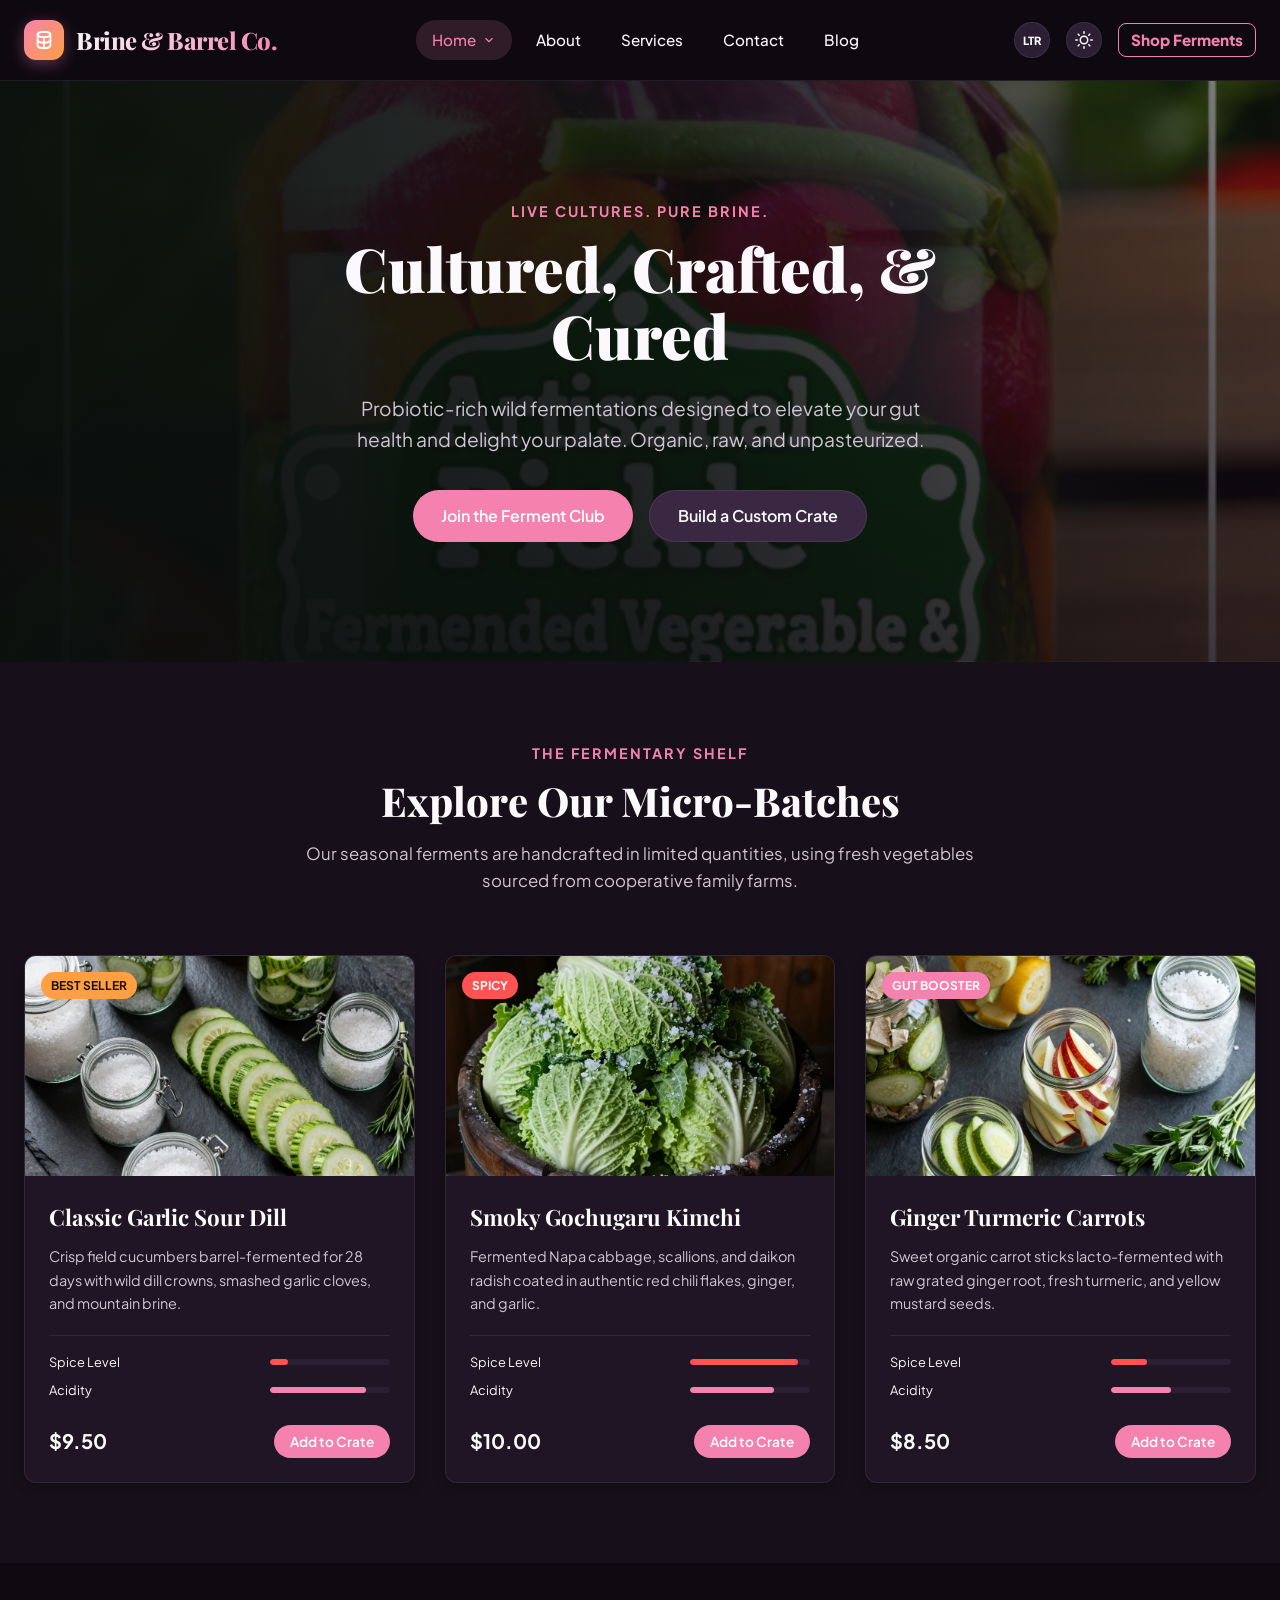
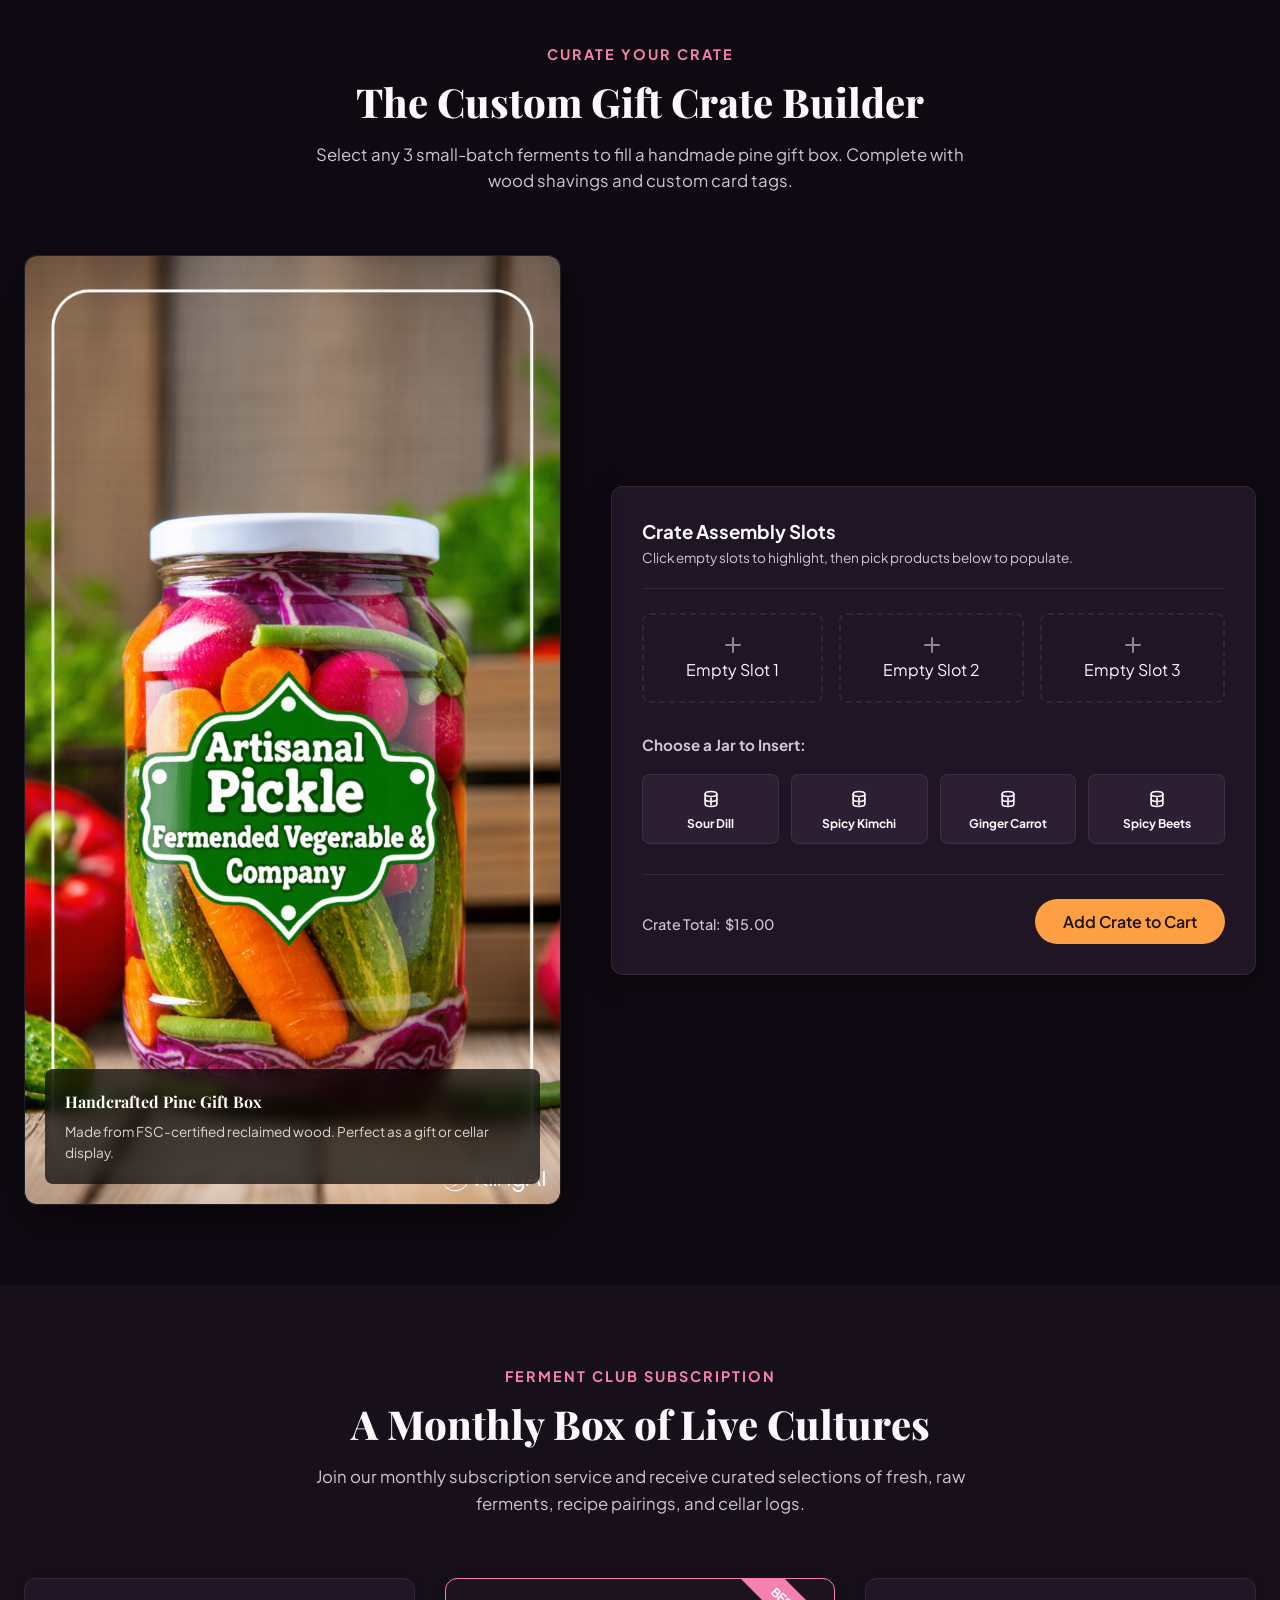
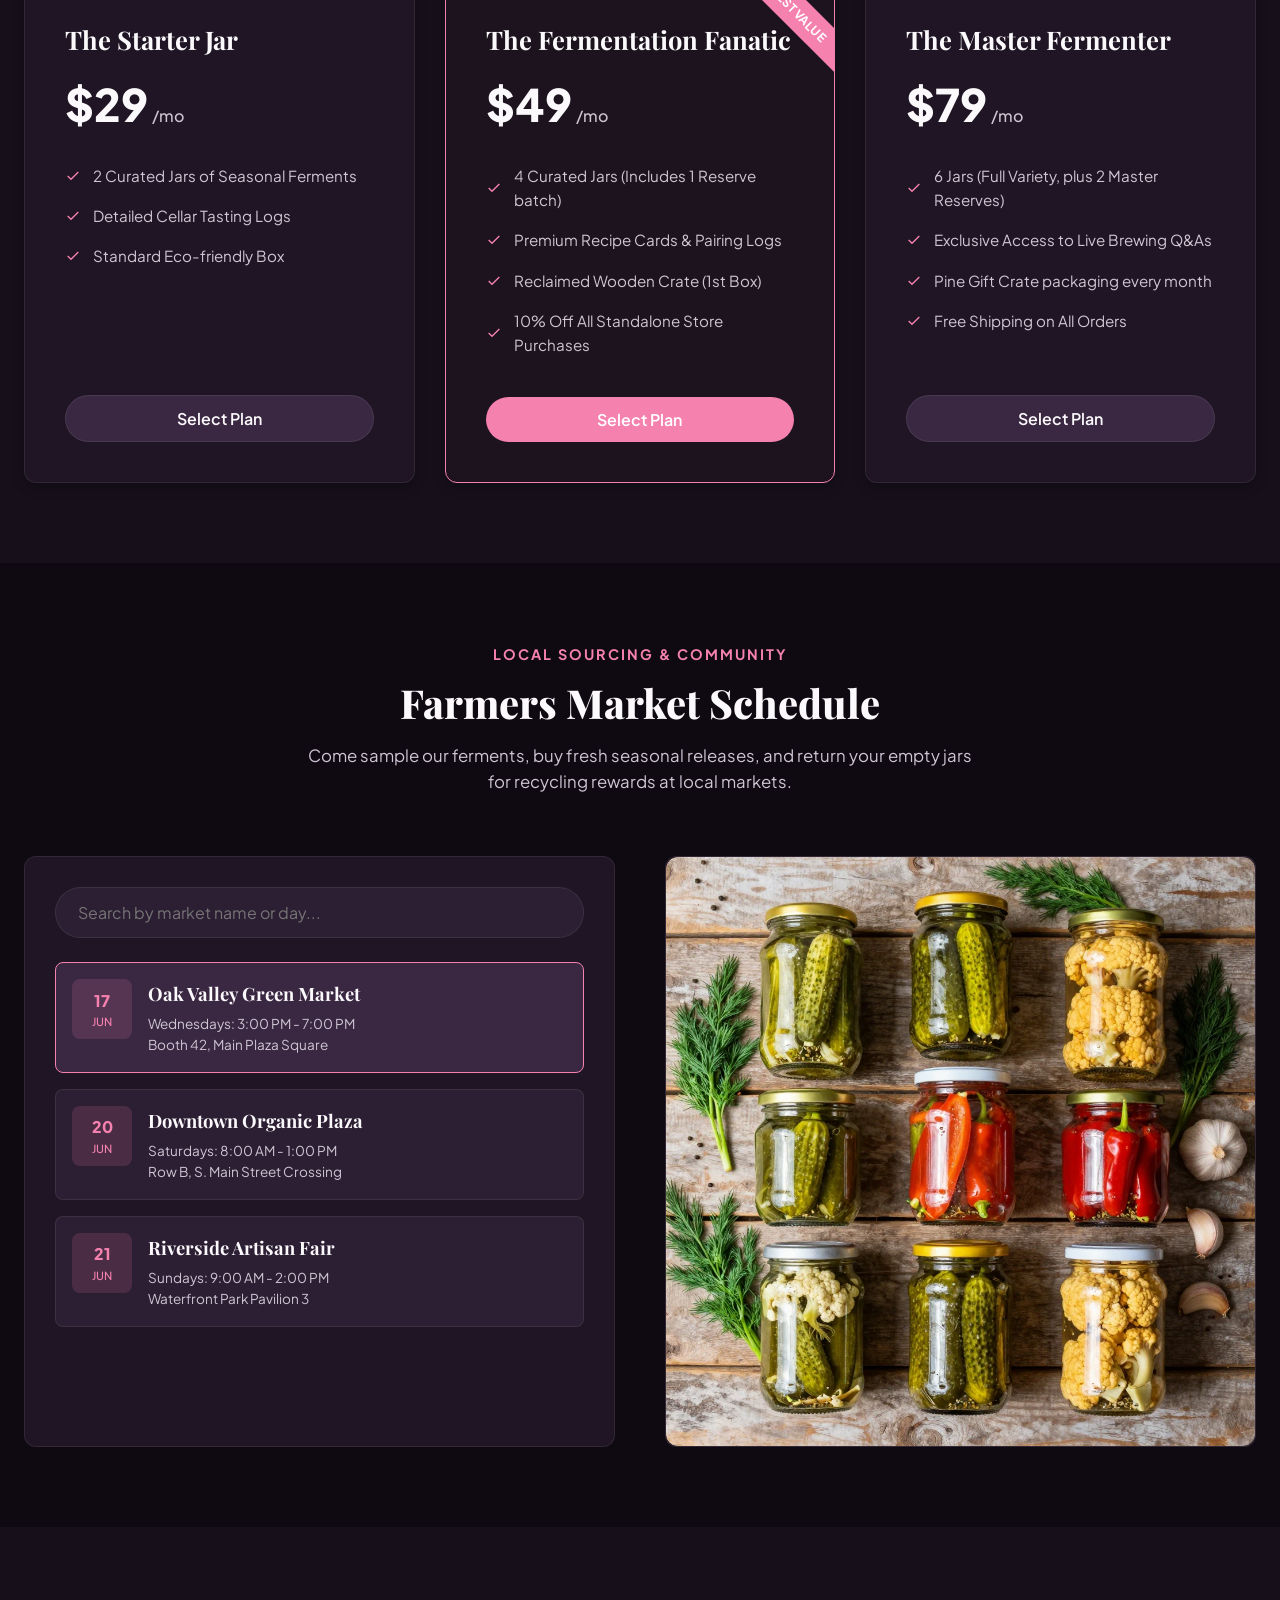
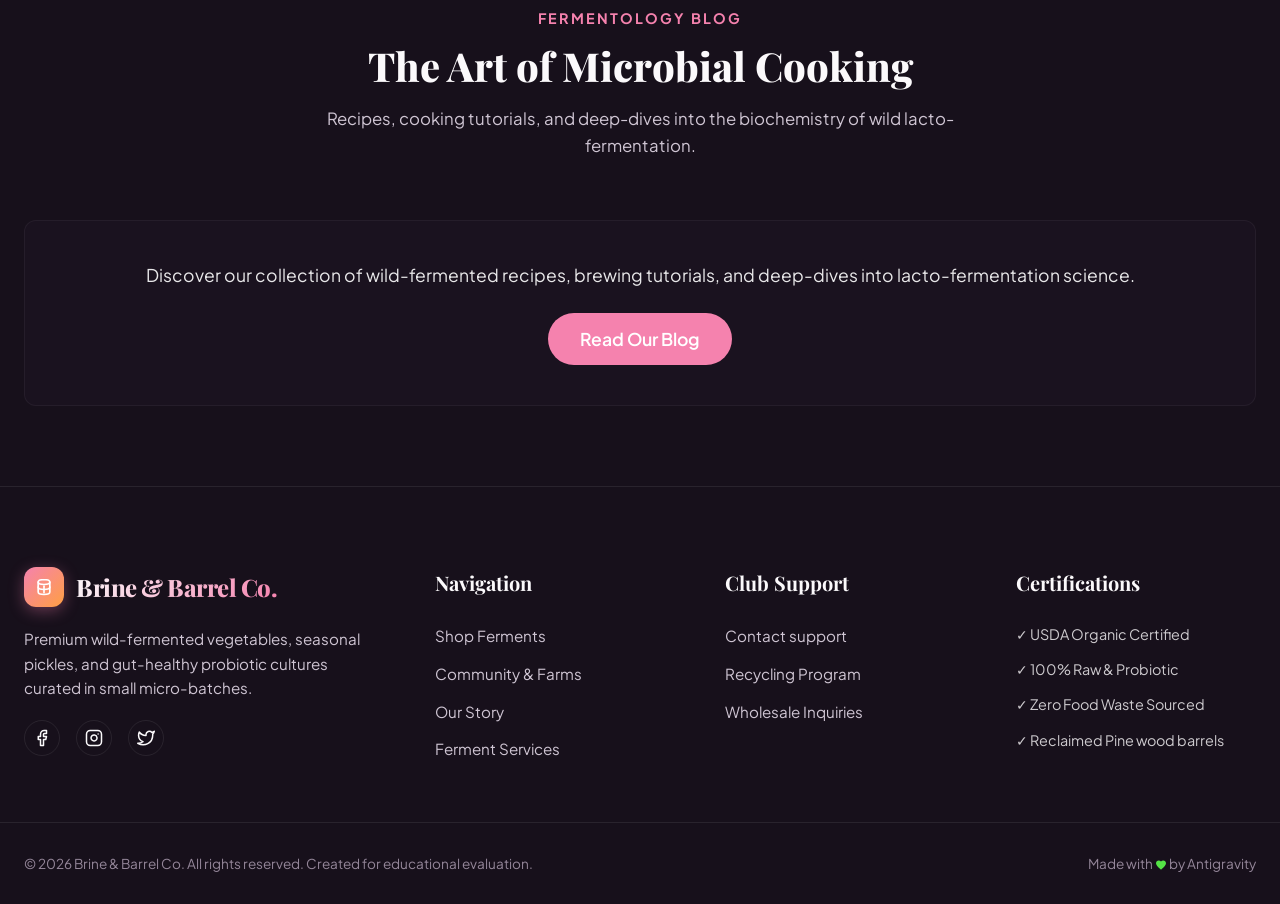
<file: index.html>
<!DOCTYPE html>
<html lang="en">

<head>
  <meta charset="UTF-8">
  <meta name="viewport" content="width=device-width, initial-scale=1.0">
  <title>Brine & Barrel Co. | Artisanal Ferments & Pickles</title>
  <meta name="description"
    content="Premium wild-fermented vegetables, seasonal pickles, monthly subscription boxes, and custom gift crates crafted with local organic ingredients.">
  <link rel="stylesheet" href="css/style.css">
  <link rel="icon" type="image/svg+xml"
    href="data:image/svg+xml,<svg xmlns='http://www.w3.org/2000/svg' viewBox='0 0 100 100'><rect width='100' height='100' rx='20' fill='%232c1a32'/><circle cx='50' cy='50' r='35' fill='%234caf50' opacity='0.15'/><path d='M38 22h24v8H38z' fill='%23d4af37'/><path d='M30 30h40v42a10 10 0 0 1-10 10H40a10 10 0 0 1-10-10V30z' fill='none' stroke='%234caf50' stroke-width='6'/><path d='M44 42v22M56 42v22' stroke='%234caf50' stroke-width='6' stroke-linecap='round'/></svg>">
</head>

<body>
  <script>
    if (localStorage.getItem('theme') === 'light') {
      document.body.classList.add('light-theme');
    }
  </script>

  <!-- --- HEADER & NAVIGATION --- -->
  <header>
    <div class="container nav-container">
      <a href="index.html" class="logo">
        <div class="logo-icon">
          <svg width="22" height="22" viewBox="0 0 24 24" fill="none" stroke="currentColor" stroke-width="2"
            stroke-linecap="round" stroke-linejoin="round" style="display: block;">
            <path d="M12 3c-3.87 0-7 1.34-7 3s3.13 3 7 3 7-1.34 7-3-3.13-3-7-3z"></path>
            <path d="M5 6v12c0 1.66 3.13 3 7 3s7-1.34 7-3V6"></path>
            <path d="M5 12c0 1.66 3.13 3 7 3s7-1.34 7-3"></path>
            <path d="M12 11v8"></path>
          </svg>
        </div>
        <span>Brine & Barrel Co.</span>
      </a>

      <nav>
        <ul class="nav-menu">
          <li class="nav-item active">
            <a href="index.html" class="nav-link">
              Home
              <svg viewBox="0 0 24 24" fill="none" stroke="currentColor" stroke-width="2">
                <polyline points="6 9 12 15 18 9"></polyline>
              </svg>
            </a>
            <div class="dropdown-menu">
              <a href="index.html" class="dropdown-item">Home 1</a>
              <a href="home2.html" class="dropdown-item">Home 2</a>
            </div>
          </li>
          <li class="nav-item">
            <a href="about.html" class="nav-link">About</a>
          </li>
          <li class="nav-item">
            <a href="services.html" class="nav-link">Services</a>
          </li>
          <li class="nav-item">
            <a href="contact.html" class="nav-link">Contact</a>
          </li>
          <li class="nav-item">
            <a href="blog.html" class="nav-link">Blog</a>
          </li>
          


          

          <!-- Mobile-only controls block inside nav-menu -->
          <li class="mobile-only-controls-li">
            <div class="mobile-only-controls">
              <a href="shop.html" class="nav-link" style="color: var(--primary); font-weight: 800; border: 1px solid var(--primary); border-radius: 8px; padding: 4px 12px; margin: 15px 0 0 0; justify-content: center;">Shop Ferments</a>
              <div
                style="display: flex; gap: 12px; margin-top: 15px; padding-top: 15px; border-top: 1px solid var(--border-color); width: 100%;">
                <!-- LTR/RTL Toggle -->
                <button class="dir-toggle-btn mobile-dir-toggle" aria-label="Toggle Layout Direction"
                  style="flex: 1; height: 44px; border-radius: 8px;">
                  <span class="dir-text">LTR</span>
                </button>

                <!-- Dark/Light theme toggle -->
                <button class="theme-toggle-btn mobile-theme-toggle" aria-label="Toggle Theme"
                  style="flex: 1; height: 44px; border-radius: 8px; justify-content: center;">
                  <!-- Sun icon -->
                  <svg class="sun-icon" viewBox="0 0 24 24" fill="none" stroke="currentColor" stroke-width="2"
                    stroke-linecap="round" stroke-linejoin="round" style="width: 20px; height: 20px;">
                    <circle cx="12" cy="12" r="5"></circle>
                    <line x1="12" y1="1" x2="12" y2="3"></line>
                    <line x1="12" y1="21" x2="12" y2="23"></line>
                    <line x1="4.22" y1="4.22" x2="5.64" y2="5.64"></line>
                    <line x1="18.36" y1="18.36" x2="19.78" y2="19.78"></line>
                    <line x1="1" y1="12" x2="3" y2="12"></line>
                    <line x1="21" y1="12" x2="23" y2="12"></line>
                    <line x1="4.22" y1="19.78" x2="5.64" y2="18.36"></line>
                    <line x1="18.36" y1="5.64" x2="19.78" y2="4.22"></line>
                  </svg>
                  <!-- Moon icon -->
                  <svg class="moon-icon" viewBox="0 0 24 24" fill="none" stroke="currentColor" stroke-width="2"
                    stroke-linecap="round" stroke-linejoin="round" style="width: 20px; height: 20px;">
                    <path d="M21 12.79A9 9 0 1 1 11.21 3 7 7 0 0 0 21 12.79z"></path>
                  </svg>
                </button>
              </div>

            </div>
          </li>
        </ul>
      </nav>

      <div class="nav-controls">
        <!-- LTR/RTL Toggle -->
        <button class="dir-toggle-btn" id="dir-toggle" aria-label="Toggle Layout Direction">
          <span class="dir-text">LTR</span>
        </button>

        <!-- Dark/Light theme toggle -->
        <button class="theme-toggle-btn" id="theme-toggle" aria-label="Toggle Theme">
          <!-- Sun icon -->
          <svg class="sun-icon" viewBox="0 0 24 24" fill="none" stroke="currentColor" stroke-width="2"
            stroke-linecap="round" stroke-linejoin="round">
            <circle cx="12" cy="12" r="5"></circle>
            <line x1="12" y1="1" x2="12" y2="3"></line>
            <line x1="12" y1="21" x2="12" y2="23"></line>
            <line x1="4.22" y1="4.22" x2="5.64" y2="5.64"></line>
            <line x1="18.36" y1="18.36" x2="19.78" y2="19.78"></line>
            <line x1="1" y1="12" x2="3" y2="12"></line>
            <line x1="21" y1="12" x2="23" y2="12"></line>
            <line x1="4.22" y1="19.78" x2="5.64" y2="18.36"></line>
            <line x1="18.36" y1="5.64" x2="19.78" y2="4.22"></line>
          </svg>
          <!-- Moon icon -->
          <svg class="moon-icon" viewBox="0 0 24 24" fill="none" stroke="currentColor" stroke-width="2"
            stroke-linecap="round" stroke-linejoin="round">
            <path d="M21 12.79A9 9 0 1 1 11.21 3 7 7 0 0 0 21 12.79z"></path>
          </svg>
        </button>

        <a href="shop.html" class="nav-link desktop-shop-btn" style="color: var(--primary); font-weight: 800; border: 1px solid var(--primary); border-radius: 8px; padding: 4px 12px; margin-left: 0;">Shop Ferments</a>

        <!-- Mobile Hamburger Menu Button -->
        <button class="hamburger-btn" id="hamburger-toggle" aria-label="Toggle Navigation Menu">
          <svg width="24" height="24" viewBox="0 0 24 24" fill="none" stroke="currentColor" stroke-width="2"
            stroke-linecap="round" stroke-linejoin="round" style="display: block;">
            <line x1="3" y1="12" x2="21" y2="12" class="line-mid"></line>
            <line x1="3" y1="6" x2="21" y2="6" class="line-top"></line>
            <line x1="3" y1="18" x2="21" y2="18" class="line-bot"></line>
          </svg>
        </button>
      </div>
    </div>
  </header>

  <!-- --- MAIN CONTENT VIEWS --- -->
  <main>
<div id="home1-view" class="view-section active">

      <!-- Section 1: Hero -->
      <section id="h1s1" class="hero-1"
        style="background-image: linear-gradient(rgba(15, 10, 18, 0.5), rgba(15, 10, 18, 0.8)), url('z14.png'); background-size: cover; background-position: center;">
        <div class="container">
          <div class="hero-content">
            <span class="section-subtitle">Live Cultures. Pure Brine.</span>
            <h1 class="hero-title">Cultured, Crafted, & Cured</h1>
            <p class="hero-desc">Probiotic-rich wild fermentations designed to elevate your gut health and delight your
              palate. Organic, raw, and unpasteurized.</p>
            <div class="hero-buttons">
              <a href="#home1-subscription" class="btn btn-primary" data-view="home1">Join the Ferment Club</a>
              <a href="#h1s3" class="btn btn-secondary" data-view="home1">Build a Custom Crate</a>
            </div>
          </div>
        </div>
      </section>

      <!-- Section 2: Varieties Showcase -->
      <section id="h1s2">
        <div class="container">
          <div class="section-header">
            <span class="section-subtitle">The Fermentary Shelf</span>
            <h2 class="section-title">Explore Our Micro-Batches</h2>
            <p class="section-desc">Our seasonal ferments are handcrafted in limited quantities, using fresh vegetables
              sourced from cooperative family farms.</p>
          </div>

          <div class="varieties-grid">
            <!-- Product 1 -->
            <div class="product-card">
              <div class="product-img-container">
                <span class="product-tag">Best Seller</span>
                <img
                  src="z2.webp"
                  alt="Classic Garlic Sour Dill Pickles" class="product-img"
                  style="width: 100%; height: 250px; object-fit: cover; display: block;">
              </div>
              <div class="product-body">
                <h3 class="product-title">Classic Garlic Sour Dill</h3>
                <p class="product-desc">Crisp field cucumbers barrel-fermented for 28 days with wild dill crowns,
                  smashed garlic cloves, and mountain brine.</p>
                <div class="taste-profile">
                  <div class="taste-metric">
                    <span>Spice Level</span>
                    <div class="metric-bar-container">
                      <div class="metric-bar spice" style="width: 15%"></div>
                    </div>
                  </div>
                  <div class="taste-metric">
                    <span>Acidity</span>
                    <div class="metric-bar-container">
                      <div class="metric-bar" style="width: 80%"></div>
                    </div>
                  </div>
                </div>
                <div class="product-footer">
                  <span class="product-price">$9.50</span>
                  <button class="btn btn-primary btn-sm btn-add-crate"
                    onclick="alert('Try selecting jars in the Crate Builder below!');">Add to Crate</button>
                </div>
              </div>
            </div>

            <!-- Product 2 -->
            <div class="product-card">
              <div class="product-img-container">
                <span class="product-tag" style="background-color: var(--danger); color: white;">Spicy</span>
                <img src="z9.webp" alt="Smoky Gochugaru Kimchi" class="product-img"
                  style="width: 100%; height: 250px; object-fit: cover; display: block;">
              </div>
              <div class="product-body">
                <h3 class="product-title">Smoky Gochugaru Kimchi</h3>
                <p class="product-desc">Fermented Napa cabbage, scallions, and daikon radish coated in authentic red
                  chili flakes, ginger, and garlic.</p>
                <div class="taste-profile">
                  <div class="taste-metric">
                    <span>Spice Level</span>
                    <div class="metric-bar-container">
                      <div class="metric-bar spice" style="width: 90%"></div>
                    </div>
                  </div>
                  <div class="taste-metric">
                    <span>Acidity</span>
                    <div class="metric-bar-container">
                      <div class="metric-bar" style="width: 70%"></div>
                    </div>
                  </div>
                </div>
                <div class="product-footer">
                  <span class="product-price">$10.00</span>
                  <button class="btn btn-primary btn-sm btn-add-crate"
                    onclick="alert('Try selecting jars in the Crate Builder below!');">Add to Crate</button>
                </div>
              </div>
            </div>

            <!-- Product 3 -->
            <div class="product-card">
              <div class="product-img-container">
                <span class="product-tag" style="background-color: var(--primary); color: white;">Gut Booster</span>
                <img src="z1.webp" alt="Ginger Turmeric Carrots" class="product-img"
                  style="width: 100%; height: 250px; object-fit: cover; display: block;">
              </div>
              <div class="product-body">
                <h3 class="product-title">Ginger Turmeric Carrots</h3>
                <p class="product-desc">Sweet organic carrot sticks lacto-fermented with raw grated ginger root, fresh
                  turmeric, and yellow mustard seeds.</p>
                <div class="taste-profile">
                  <div class="taste-metric">
                    <span>Spice Level</span>
                    <div class="metric-bar-container">
                      <div class="metric-bar spice" style="width: 30%"></div>
                    </div>
                  </div>
                  <div class="taste-metric">
                    <span>Acidity</span>
                    <div class="metric-bar-container">
                      <div class="metric-bar" style="width: 50%"></div>
                    </div>
                  </div>
                </div>
                <div class="product-footer">
                  <span class="product-price">$8.50</span>
                  <button class="btn btn-primary btn-sm btn-add-crate"
                    onclick="alert('Try selecting jars in the Crate Builder below!');">Add to Crate</button>
                </div>
              </div>
            </div>
          </div>
        </div>
      </section>

      <!-- Section 3: Gift Crate Builder -->
      <section id="h1s3">
        <div class="container">
          <div class="section-header">
            <span class="section-subtitle">Curate Your Crate</span>
            <h2 class="section-title">The Custom Gift Crate Builder</h2>
            <p class="section-desc">Select any 3 small-batch ferments to fill a handmade pine gift box. Complete with
              wood shavings and custom card tags.</p>
          </div>

          <div class="crate-section-layout">
            <div class="crate-preview-box">
              <img src="z14.png" alt="Handmade wooden crate with pickles" style="width: 100%; border-radius: var(--border-radius);">
              <div
                style="position: absolute; bottom: 20px; left: 20px; right: 20px; background: rgba(0,0,0,0.7); backdrop-filter: blur(8px); padding: 20px; border-radius: 8px; color: white;">
                <h4 style="font-family: var(--font-heading); margin-bottom: 6px;">Handcrafted Pine Gift Box</h4>
                <p style="font-size: 0.85rem; opacity: 0.8;">Made from FSC-certified reclaimed wood. Perfect as a gift
                  or cellar display.</p>
              </div>
            </div>

            <!-- Builder Widget -->
            <div class="builder-widget">
              <div class="builder-header">
                <h3>Crate Assembly Slots</h3>
                <p style="color: var(--text-secondary); font-size: 0.85rem;">Click empty slots to highlight, then pick
                  products below to populate.</p>
              </div>

              <div class="builder-slots">
                <div class="builder-slot" id="slot-0">
                  <span class="slot-emoji">
                    <svg width="24" height="24" viewBox="0 0 24 24" fill="none" stroke="currentColor" stroke-width="2"
                      stroke-linecap="round" stroke-linejoin="round" style="display: block; opacity: 0.5;">
                      <line x1="12" y1="5" x2="12" y2="19"></line>
                      <line x1="5" y1="12" x2="19" y2="12"></line>
                    </svg>
                  </span>
                  <span class="slot-name">Empty Slot 1</span>
                  <span class="slot-remove">&times;</span>
                </div>
                <div class="builder-slot" id="slot-1">
                  <span class="slot-emoji">
                    <svg width="24" height="24" viewBox="0 0 24 24" fill="none" stroke="currentColor" stroke-width="2"
                      stroke-linecap="round" stroke-linejoin="round" style="display: block; opacity: 0.5;">
                      <line x1="12" y1="5" x2="12" y2="19"></line>
                      <line x1="5" y1="12" x2="19" y2="12"></line>
                    </svg>
                  </span>
                  <span class="slot-name">Empty Slot 2</span>
                  <span class="slot-remove">&times;</span>
                </div>
                <div class="builder-slot" id="slot-2">
                  <span class="slot-emoji">
                    <svg width="24" height="24" viewBox="0 0 24 24" fill="none" stroke="currentColor" stroke-width="2"
                      stroke-linecap="round" stroke-linejoin="round" style="display: block; opacity: 0.5;">
                      <line x1="12" y1="5" x2="12" y2="19"></line>
                      <line x1="5" y1="12" x2="19" y2="12"></line>
                    </svg>
                  </span>
                  <span class="slot-name">Empty Slot 3</span>
                  <span class="slot-remove">&times;</span>
                </div>
              </div>

              <div class="builder-selector">
                <h5>Choose a Jar to Insert:</h5>
                <div class="builder-selector-grid">
                  <div class="selector-item" data-name="Sour Dill" data-type="sour-dill">
                    <span class="selector-emoji">
                      <svg width="20" height="24" viewBox="0 0 24 24" fill="none" stroke="currentColor" stroke-width="2"
                        stroke-linecap="round" stroke-linejoin="round" style="display: block;">
                        <path d="M12 3c-3.87 0-7 1.34-7 3s3.13 3 7 3 7-1.34 7-3-3.13-3-7-3z"></path>
                        <path d="M5 6v12c0 1.66 3.13 3 7 3s7-1.34 7-3V6"></path>
                        <path d="M5 12c0 1.66 3.13 3 7 3s7-1.34 7-3"></path>
                        <path d="M12 11v8"></path>
                      </svg>
                    </span>
                    <span class="selector-name">Sour Dill</span>
                  </div>
                  <div class="selector-item" data-name="Kimchi" data-type="kimchi">
                    <span class="selector-emoji">
                      <svg width="20" height="24" viewBox="0 0 24 24" fill="none" stroke="currentColor" stroke-width="2"
                        stroke-linecap="round" stroke-linejoin="round" style="display: block;">
                        <path d="M12 3c-3.87 0-7 1.34-7 3s3.13 3 7 3 7-1.34 7-3-3.13-3-7-3z"></path>
                        <path d="M5 6v12c0 1.66 3.13 3 7 3s7-1.34 7-3V6"></path>
                        <path d="M5 12c0 1.66 3.13 3 7 3s7-1.34 7-3"></path>
                        <path d="M12 11v8"></path>
                      </svg>
                    </span>
                    <span class="selector-name">Spicy Kimchi</span>
                  </div>
                  <div class="selector-item" data-name="Ginger Carrot" data-type="ginger-carrot">
                    <span class="selector-emoji">
                      <svg width="20" height="24" viewBox="0 0 24 24" fill="none" stroke="currentColor" stroke-width="2"
                        stroke-linecap="round" stroke-linejoin="round" style="display: block;">
                        <path d="M12 3c-3.87 0-7 1.34-7 3s3.13 3 7 3 7-1.34 7-3-3.13-3-7-3z"></path>
                        <path d="M5 6v12c0 1.66 3.13 3 7 3s7-1.34 7-3V6"></path>
                        <path d="M5 12c0 1.66 3.13 3 7 3s7-1.34 7-3"></path>
                        <path d="M12 11v8"></path>
                      </svg>
                    </span>
                    <span class="selector-name">Ginger Carrot</span>
                  </div>
                  <div class="selector-item" data-name="Habanero Beets" data-type="spicy-beets">
                    <span class="selector-emoji">
                      <svg width="20" height="24" viewBox="0 0 24 24" fill="none" stroke="currentColor" stroke-width="2"
                        stroke-linecap="round" stroke-linejoin="round" style="display: block;">
                        <path d="M12 3c-3.87 0-7 1.34-7 3s3.13 3 7 3 7-1.34 7-3-3.13-3-7-3z"></path>
                        <path d="M5 6v12c0 1.66 3.13 3 7 3s7-1.34 7-3V6"></path>
                        <path d="M5 12c0 1.66 3.13 3 7 3s7-1.34 7-3"></path>
                        <path d="M12 11v8"></path>
                      </svg>
                    </span>
                    <span class="selector-name">Spicy Beets</span>
                  </div>
                </div>
              </div>

              <div class="builder-checkout">
                <div class="builder-total">
                  <span>Crate Total:</span>
                  <span id="crate-total">$15.00</span>
                </div>
                <button class="btn btn-accent" id="btn-add-crate-cart">Add Crate to Cart</button>
              </div>
            </div>
          </div>
        </div>
      </section>

      <!-- Section 4: Monthly Ferment Subscription -->
      <section id="h1s4" class="pricing-sec">
        <div class="container">
          <div class="section-header">
            <span class="section-subtitle">Ferment Club Subscription</span>
            <h2 class="section-title">A Monthly Box of Live Cultures</h2>
            <p class="section-desc">Join our monthly subscription service and receive curated selections of fresh, raw
              ferments, recipe pairings, and cellar logs.</p>
          </div>

          <div class="pricing-grid">
            <!-- Card 1 -->
            <div class="pricing-card">
              <span class="pricing-title">The Starter Jar</span>
              <div class="pricing-price">$29<span>/mo</span></div>
              <ul class="pricing-features">
                <li class="pricing-feature">
                  <svg viewBox="0 0 24 24" fill="none" stroke="currentColor" stroke-width="2">
                    <polyline points="20 6 9 17 4 12"></polyline>
                  </svg>
                  2 Curated Jars of Seasonal Ferments
                </li>
                <li class="pricing-feature">
                  <svg viewBox="0 0 24 24" fill="none" stroke="currentColor" stroke-width="2">
                    <polyline points="20 6 9 17 4 12"></polyline>
                  </svg>
                  Detailed Cellar Tasting Logs
                </li>
                <li class="pricing-feature">
                  <svg viewBox="0 0 24 24" fill="none" stroke="currentColor" stroke-width="2">
                    <polyline points="20 6 9 17 4 12"></polyline>
                  </svg>
                  Standard Eco-friendly Box
                </li>
              </ul>
              <button class="btn btn-secondary"
                onclick="alert('Subscriptions can be arranged via the Contact page form!');">Select Plan</button>
            </div>

            <!-- Card 2 -->
            <div class="pricing-card popular">
              <span class="popular-badge">Best Value</span>
              <span class="pricing-title">The Fermentation Fanatic</span>
              <div class="pricing-price">$49<span>/mo</span></div>
              <ul class="pricing-features">
                <li class="pricing-feature">
                  <svg viewBox="0 0 24 24" fill="none" stroke="currentColor" stroke-width="2">
                    <polyline points="20 6 9 17 4 12"></polyline>
                  </svg>
                  4 Curated Jars (Includes 1 Reserve batch)
                </li>
                <li class="pricing-feature">
                  <svg viewBox="0 0 24 24" fill="none" stroke="currentColor" stroke-width="2">
                    <polyline points="20 6 9 17 4 12"></polyline>
                  </svg>
                  Premium Recipe Cards & Pairing Logs
                </li>
                <li class="pricing-feature">
                  <svg viewBox="0 0 24 24" fill="none" stroke="currentColor" stroke-width="2">
                    <polyline points="20 6 9 17 4 12"></polyline>
                  </svg>
                  Reclaimed Wooden Crate (1st Box)
                </li>
                <li class="pricing-feature">
                  <svg viewBox="0 0 24 24" fill="none" stroke="currentColor" stroke-width="2">
                    <polyline points="20 6 9 17 4 12"></polyline>
                  </svg>
                  10% Off All Standalone Store Purchases
                </li>
              </ul>
              <button class="btn btn-primary"
                onclick="alert('Subscriptions can be arranged via the Contact page form!');">Select Plan</button>
            </div>

            <!-- Card 3 -->
            <div class="pricing-card">
              <span class="pricing-title">The Master Fermenter</span>
              <div class="pricing-price">$79<span>/mo</span></div>
              <ul class="pricing-features">
                <li class="pricing-feature">
                  <svg viewBox="0 0 24 24" fill="none" stroke="currentColor" stroke-width="2">
                    <polyline points="20 6 9 17 4 12"></polyline>
                  </svg>
                  6 Jars (Full Variety, plus 2 Master Reserves)
                </li>
                <li class="pricing-feature">
                  <svg viewBox="0 0 24 24" fill="none" stroke="currentColor" stroke-width="2">
                    <polyline points="20 6 9 17 4 12"></polyline>
                  </svg>
                  Exclusive Access to Live Brewing Q&As
                </li>
                <li class="pricing-feature">
                  <svg viewBox="0 0 24 24" fill="none" stroke="currentColor" stroke-width="2">
                    <polyline points="20 6 9 17 4 12"></polyline>
                  </svg>
                  Pine Gift Crate packaging every month
                </li>
                <li class="pricing-feature">
                  <svg viewBox="0 0 24 24" fill="none" stroke="currentColor" stroke-width="2">
                    <polyline points="20 6 9 17 4 12"></polyline>
                  </svg>
                  Free Shipping on All Orders
                </li>
              </ul>
              <button class="btn btn-secondary"
                onclick="alert('Subscriptions can be arranged via the Contact page form!');">Select Plan</button>
            </div>
          </div>
        </div>
      </section>

      <!-- Section 5: Farmers Market Schedule -->
      <section id="h1s5">
        <div class="container">
          <div class="section-header">
            <span class="section-subtitle">Local Sourcing & Community</span>
            <h2 class="section-title">Farmers Market Schedule</h2>
            <p class="section-desc">Come sample our ferments, buy fresh seasonal releases, and return your empty jars
              for recycling rewards at local markets.</p>
          </div>

          <div class="market-layout">
            <div class="market-interactive">
              <div class="market-search">
                <input type="text" id="market-search-input" placeholder="Search by market name or day...">
              </div>
              <div class="market-list">
                <div class="market-card active" data-dot="dot-1">
                  <div class="market-date">
                    17 <span>Jun</span>
                  </div>
                  <div class="market-info">
                    <h4>Oak Valley Green Market</h4>
                    <p>Wednesdays: 3:00 PM - 7:00 PM</p>
                    <p>Booth 42, Main Plaza Square</p>
                  </div>
                </div>

                <div class="market-card" data-dot="dot-2">
                  <div class="market-date">
                    20 <span>Jun</span>
                  </div>
                  <div class="market-info">
                    <h4>Downtown Organic Plaza</h4>
                    <p>Saturdays: 8:00 AM - 1:00 PM</p>
                    <p>Row B, S. Main Street Crossing</p>
                  </div>
                </div>

                <div class="market-card" data-dot="dot-3">
                  <div class="market-date">
                    21 <span>Jun</span>
                  </div>
                  <div class="market-info">
                    <h4>Riverside Artisan Fair</h4>
                    <p>Sundays: 9:00 AM - 2:00 PM</p>
                    <p>Waterfront Park Pavilion 3</p>
                  </div>
                </div>
              </div>
            </div>

            <!-- Map Vector illustration -->
            <div class="market-map-container">
              <img src="zz2.webp" alt="Farmers Market Location" style="width: 100%; height: 100%; object-fit: cover; display: block; border-radius: var(--border-radius);">
            </div>
          </div>
        </div>
      </section>

      <!-- Section 6: Fermentation Recipe Blog -->
      <section id="h1s6">
        <div class="container">
          <div class="section-header">
            <span class="section-subtitle">Fermentology Blog</span>
            <h2 class="section-title">The Art of Microbial Cooking</h2>
            <p class="section-desc">Recipes, cooking tutorials, and deep-dives into the biochemistry of wild
              lacto-fermentation.</p>
          </div>

          <div style="background: rgba(31, 21, 36, 0.5); border: 1px solid rgba(255, 255, 255, 0.05); padding: 40px; border-radius: var(--border-radius); text-align: center; margin-top: 20px;">
            <p style="color: rgba(255, 255, 255, 0.9); font-size: 1.1rem; margin-bottom: 24px;">Discover our collection of wild-fermented recipes, brewing tutorials, and deep-dives into lacto-fermentation science.</p>
            <a href="blog.html" class="btn btn-primary" style="font-size: 1.1rem; padding: 12px 32px;">Read Our Blog</a>
          </div>
        </div>
      </section>

    </div>

    <!-- ==================== HOME 2: COMMUNITY VIEW ==================== -->
</main>

  <!-- --- TOAST CONTAINER (For alert overlays) --- -->
  <div class="toast-container" id="toast-container"></div>



  <!-- --- FOOTER --- -->
  <footer>
    <div class="container footer-grid">
      <div class="footer-col">
        <div class="logo" style="margin-bottom: 20px;">
          <div class="logo-icon">
            <svg width="20" height="20" viewBox="0 0 24 24" fill="none" stroke="currentColor" stroke-width="2"
              stroke-linecap="round" stroke-linejoin="round" style="display: block;">
              <path d="M12 3c-3.87 0-7 1.34-7 3s3.13 3 7 3 7-1.34 7-3-3.13-3-7-3z"></path>
              <path d="M5 6v12c0 1.66 3.13 3 7 3s7-1.34 7-3V6"></path>
              <path d="M5 12c0 1.66 3.13 3 7 3s7-1.34 7-3"></path>
              <path d="M12 11v8"></path>
            </svg>
          </div>
          <span>Brine & Barrel Co.</span>
        </div>
        <p>Premium wild-fermented vegetables, seasonal pickles, and gut-healthy probiotic cultures curated in small
          micro-batches.</p>
        <div class="social-links">
          <a href="#" class="social-link" aria-label="Facebook">
            <svg width="18" height="18" viewBox="0 0 24 24" fill="none" stroke="currentColor" stroke-width="2"
              stroke-linecap="round" stroke-linejoin="round" style="display: block;">
              <path d="M18 2h-3a5 5 0 0 0-5 5v3H7v4h3v8h4v-8h3l1-4h-4V7a1 1 0 0 1 1-1h3z"></path>
            </svg>
          </a>
          <a href="#" class="social-link" aria-label="Instagram">
            <svg width="18" height="18" viewBox="0 0 24 24" fill="none" stroke="currentColor" stroke-width="2"
              stroke-linecap="round" stroke-linejoin="round" style="display: block;">
              <rect x="2" y="2" width="20" height="20" rx="5" ry="5"></rect>
              <path d="M16 11.37A4 4 0 1 1 12.63 8 4 4 0 0 1 16 11.37z"></path>
              <line x1="17.5" y1="6.5" x2="17.51" y2="6.5"></line>
            </svg>
          </a>
          <a href="#" class="social-link" aria-label="Twitter">
            <svg width="18" height="18" viewBox="0 0 24 24" fill="none" stroke="currentColor" stroke-width="2"
              stroke-linecap="round" stroke-linejoin="round" style="display: block;">
              <path
                d="M23 3a10.9 10.9 0 0 1-3.14 1.53 4.48 4.48 0 0 0-7.86 3v1A10.66 10.66 0 0 1 3 4s-4 9 5 13a11.64 11.64 0 0 1-7 2c9 5 20 0 20-11.5a4.5 4.5 0 0 0-.08-.83A7.72 7.72 0 0 0 23 3z">
              </path>
            </svg>
          </a>
        </div>
      </div>

      <div class="footer-col">
        <h4>Navigation</h4>
        <ul class="footer-links">
          <li><a href="index.html">Shop Ferments</a></li>
          <li><a href="home2.html">Community & Farms</a></li>
          <li><a href="about.html">Our Story</a></li>
          <li><a href="services.html">Ferment Services</a></li>
        </ul>
      </div>

      <div class="footer-col">
        <h4>Club Support</h4>
        <ul class="footer-links">
          <li><a href="contact.html">Contact support</a></li>
          <li><a href="contact.html">Recycling Program</a></li>
          <li><a href="contact.html">Wholesale Inquiries</a></li>
        </ul>
      </div>

      <div class="footer-col">
        <h4>Certifications</h4>
        <ul class="footer-links" style="opacity: 0.8; font-size: 0.9rem;">
          <li>✓ USDA Organic Certified</li>
          <li>✓ 100% Raw & Probiotic</li>
          <li>✓ Zero Food Waste Sourced</li>
          <li>✓ Reclaimed Pine wood barrels</li>
        </ul>
      </div>
    </div>

    <div class="container footer-bottom">
      <span>&copy; 2026 Brine & Barrel Co. All rights reserved. Created for educational evaluation.</span>
      <span>Made with <svg width="12" height="12" viewBox="0 0 24 24" fill="currentColor" stroke="none"
          style="display: inline-block; vertical-align: middle; color: var(--success);">
          <path
            d="M12 21.35l-1.45-1.32C5.4 15.36 2 12.28 2 8.5 2 5.42 4.42 3 7.5 3c1.74 0 3.41.81 4.5 2.09C13.09 3.81 14.76 3 16.5 3 19.58 3 22 5.42 22 8.5c0 3.78-3.4 6.86-8.55 11.54L12 21.35z">
          </path>
        </svg> by Antigravity</span>
    </div>
  </footer>

  <script src="js/script.js"></script>
</body>

</html>
</file>
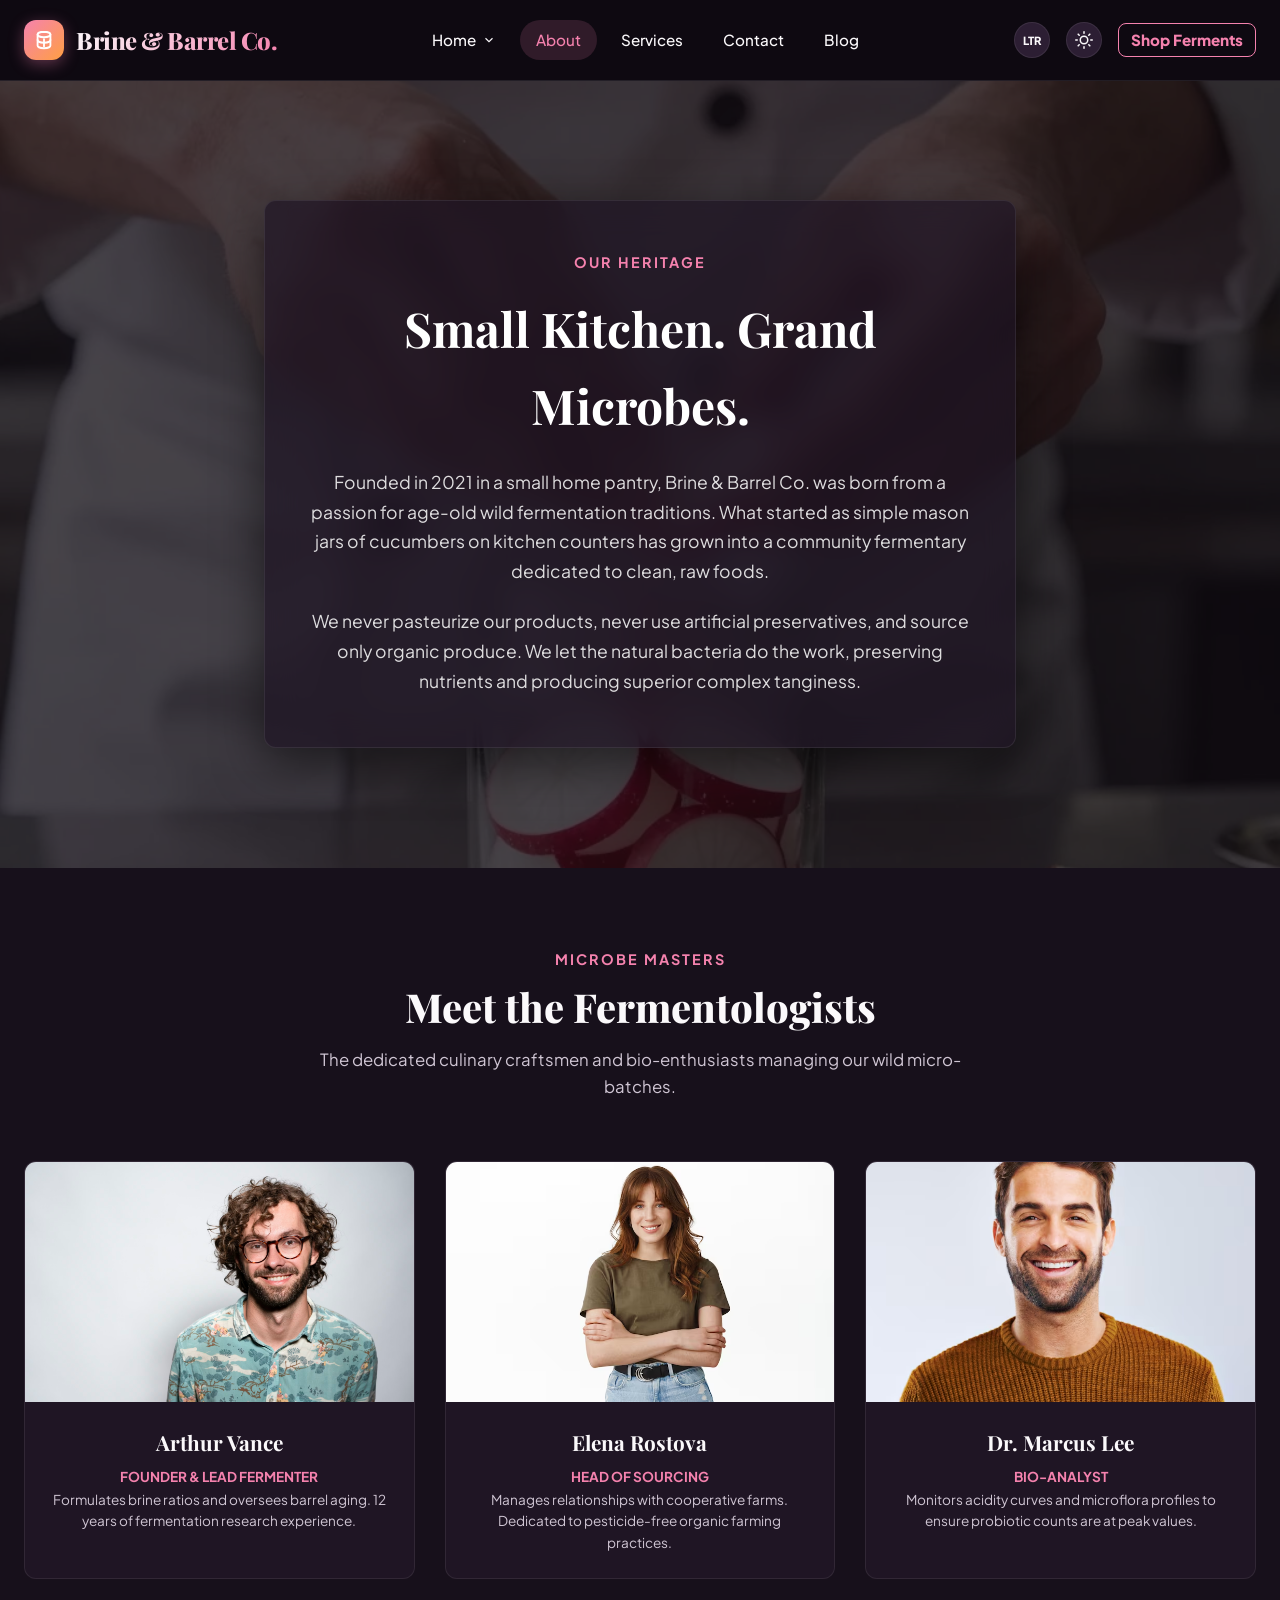
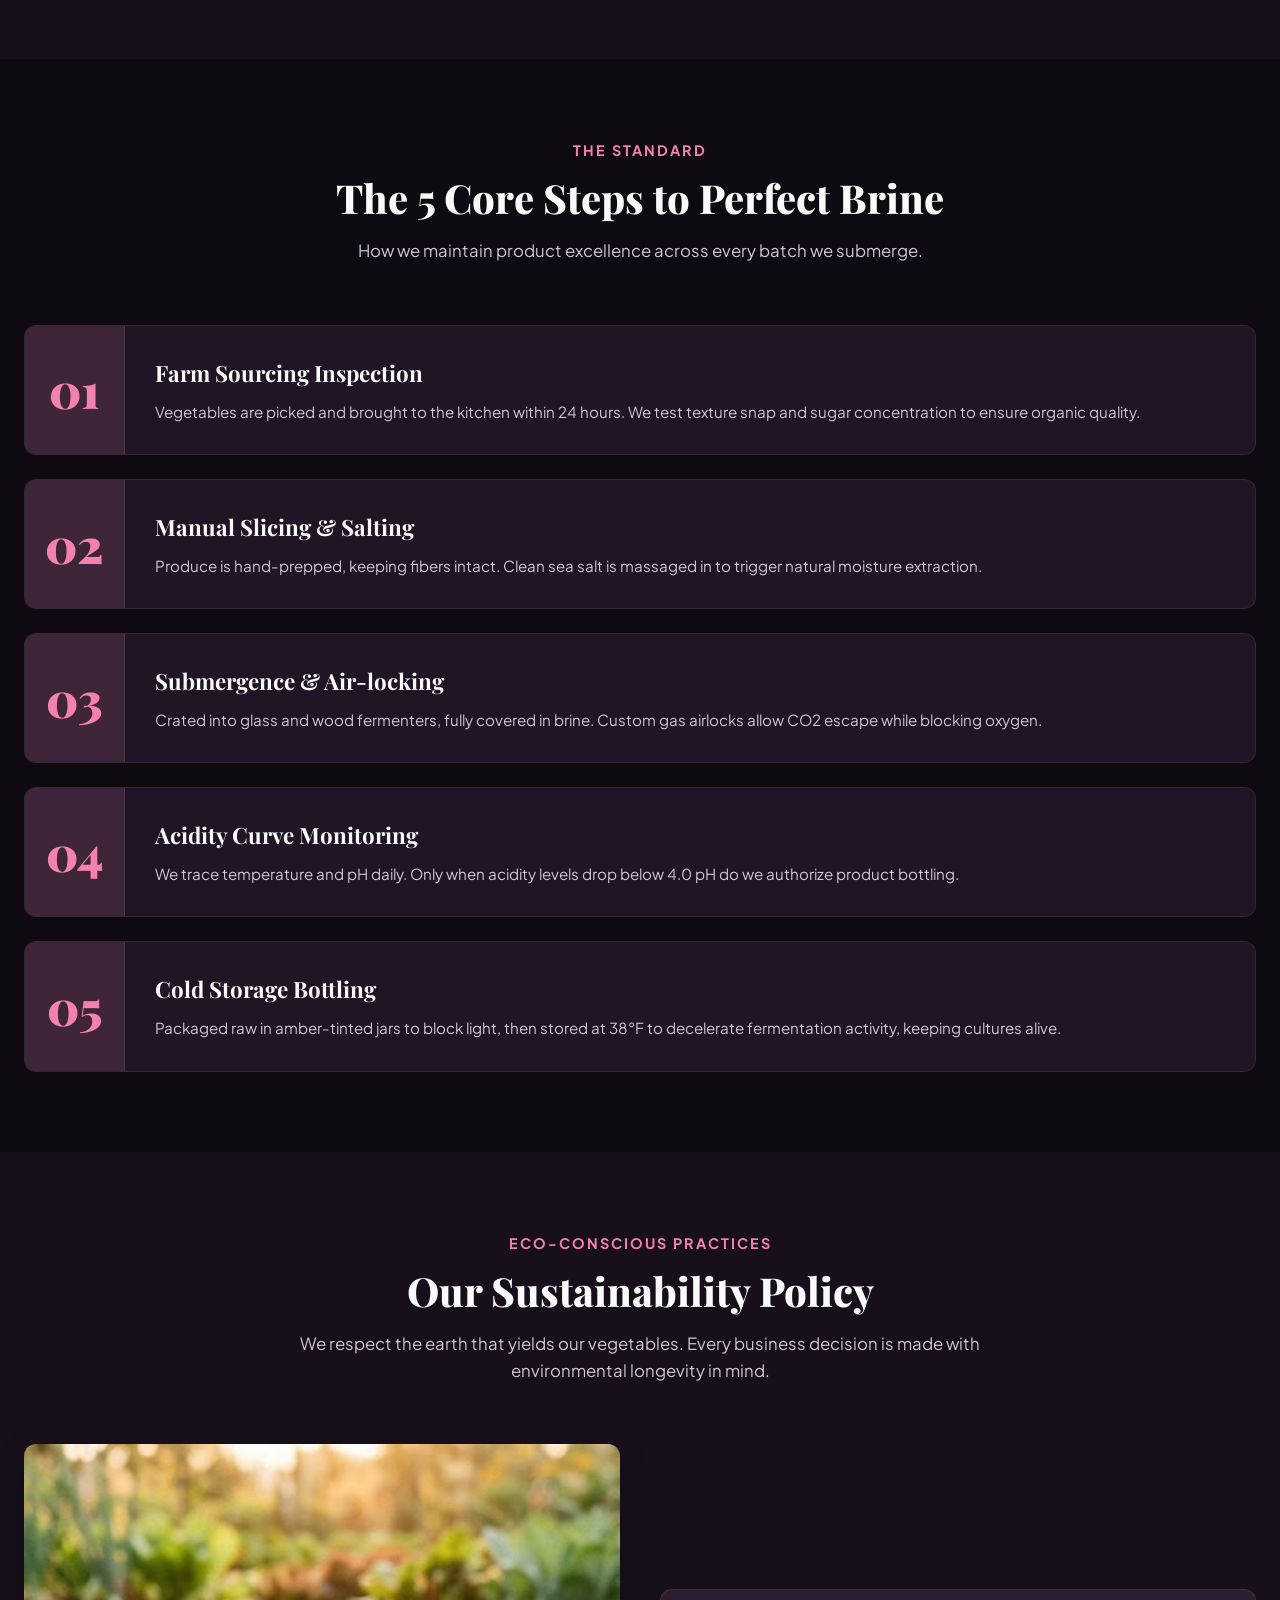
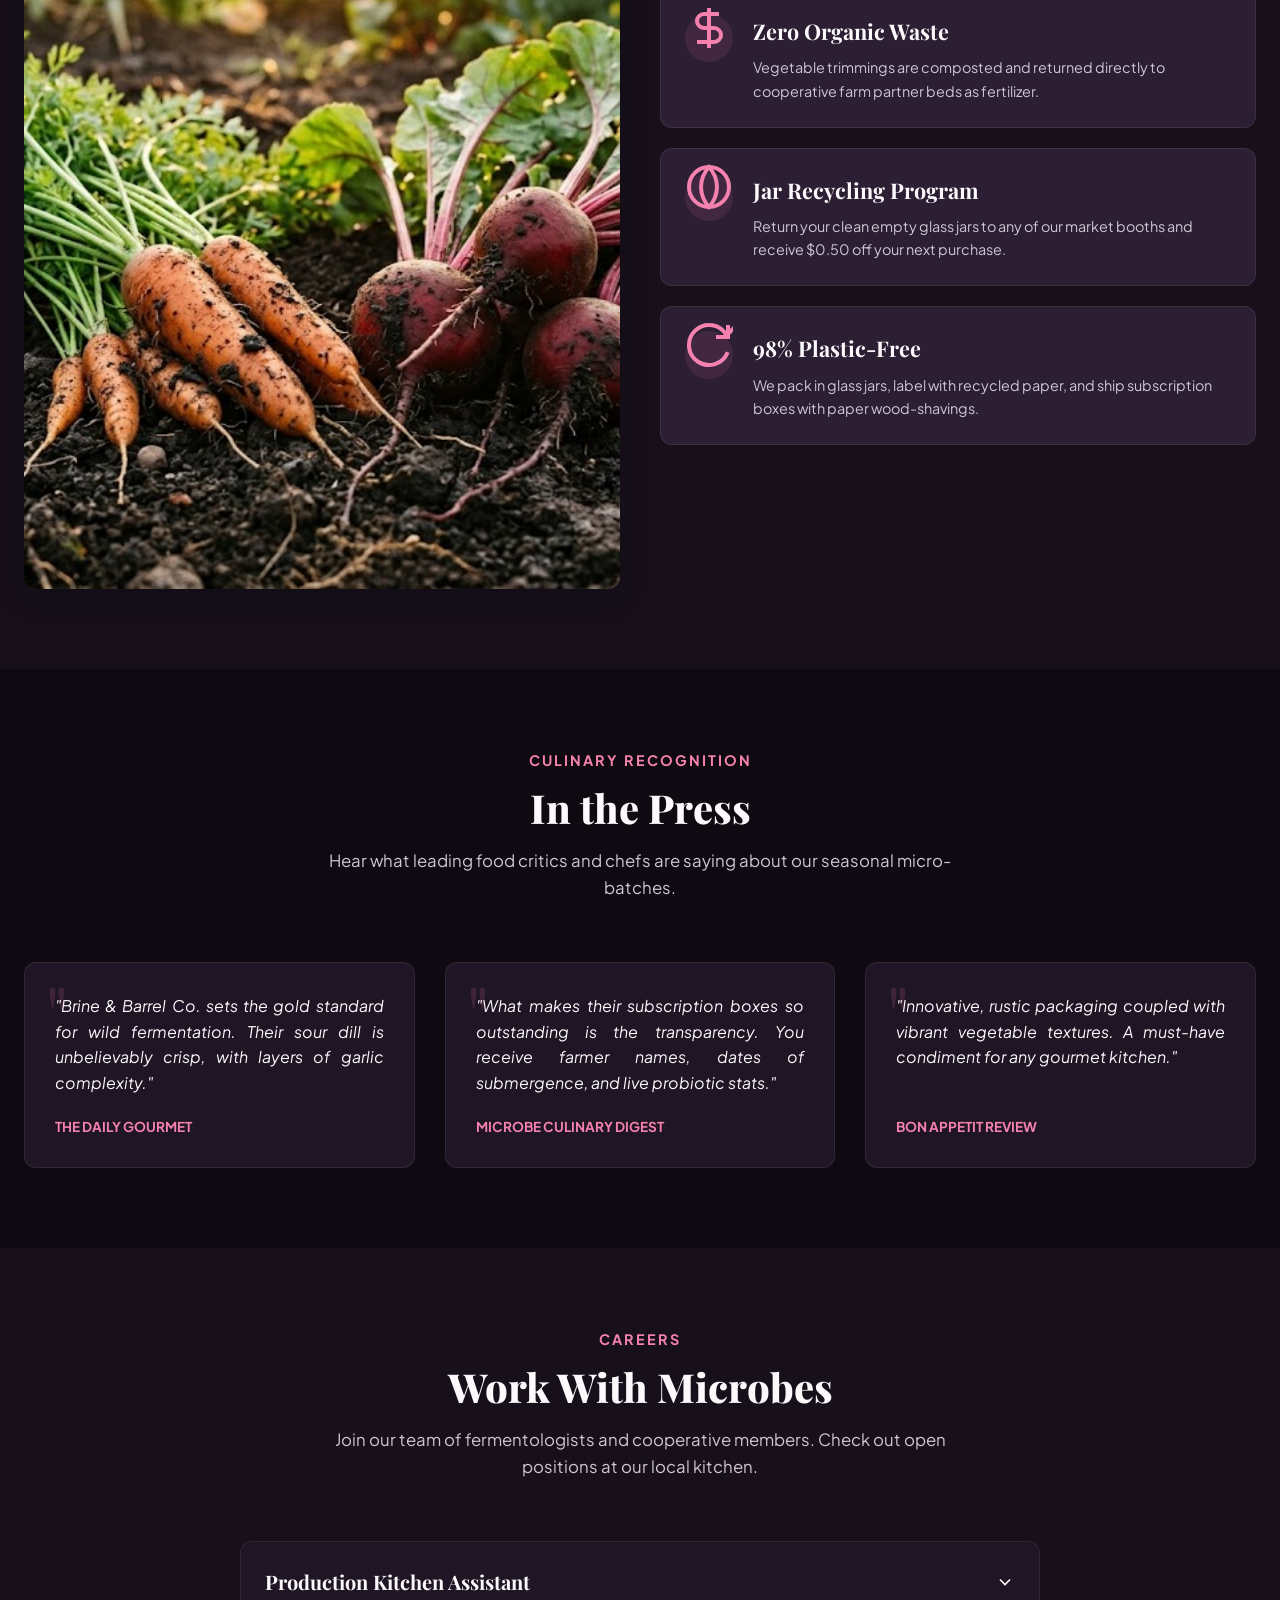
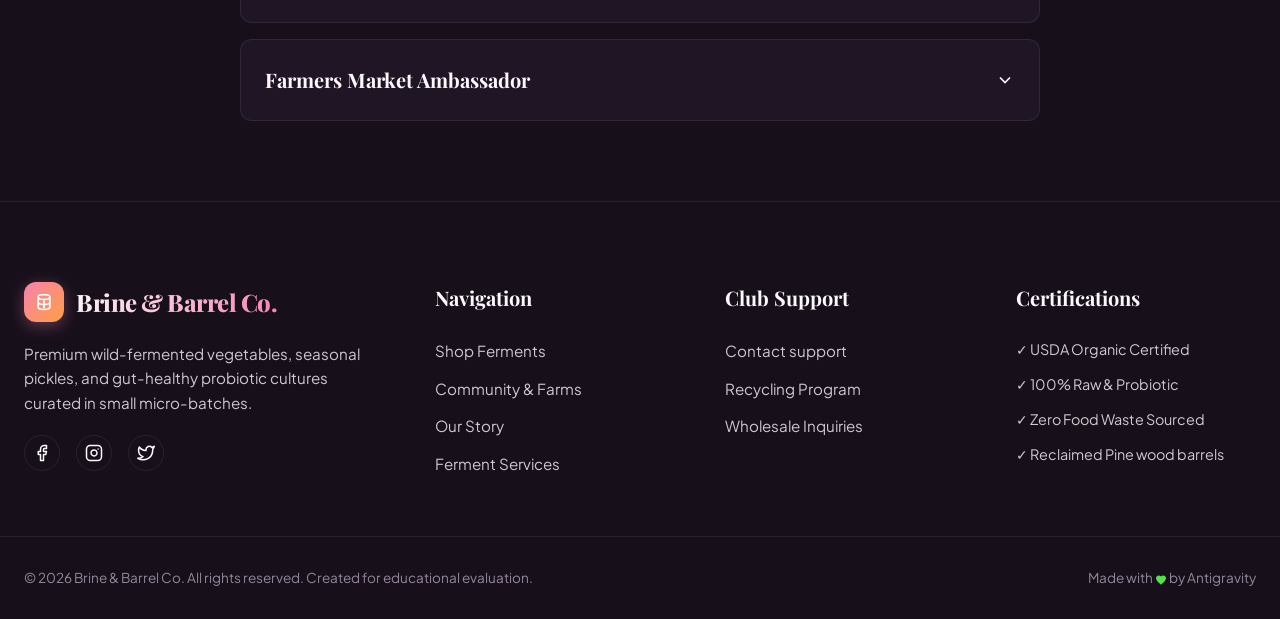
<file: about.html>
<!DOCTYPE html>
<html lang="en">

<head>
  <meta charset="UTF-8">
  <meta name="viewport" content="width=device-width, initial-scale=1.0">
  <title>Brine & Barrel Co. | Artisanal Ferments & Pickles</title>
  <meta name="description"
    content="Premium wild-fermented vegetables, seasonal pickles, monthly subscription boxes, and custom gift crates crafted with local organic ingredients.">
  <link rel="stylesheet" href="css/style.css">
  <link rel="icon" type="image/svg+xml"
    href="data:image/svg+xml,<svg xmlns='http://www.w3.org/2000/svg' viewBox='0 0 100 100'><rect width='100' height='100' rx='20' fill='%232c1a32'/><circle cx='50' cy='50' r='35' fill='%234caf50' opacity='0.15'/><path d='M38 22h24v8H38z' fill='%23d4af37'/><path d='M30 30h40v42a10 10 0 0 1-10 10H40a10 10 0 0 1-10-10V30z' fill='none' stroke='%234caf50' stroke-width='6'/><path d='M44 42v22M56 42v22' stroke='%234caf50' stroke-width='6' stroke-linecap='round'/></svg>">
</head>

<body>
  <script>
    if (localStorage.getItem('theme') === 'light') {
      document.body.classList.add('light-theme');
    }
  </script>

  <!-- --- HEADER & NAVIGATION --- -->
  <header>
    <div class="container nav-container">
      <a href="index.html" class="logo">
        <div class="logo-icon">
          <svg width="22" height="22" viewBox="0 0 24 24" fill="none" stroke="currentColor" stroke-width="2"
            stroke-linecap="round" stroke-linejoin="round" style="display: block;">
            <path d="M12 3c-3.87 0-7 1.34-7 3s3.13 3 7 3 7-1.34 7-3-3.13-3-7-3z"></path>
            <path d="M5 6v12c0 1.66 3.13 3 7 3s7-1.34 7-3V6"></path>
            <path d="M5 12c0 1.66 3.13 3 7 3s7-1.34 7-3"></path>
            <path d="M12 11v8"></path>
          </svg>
        </div>
        <span>Brine & Barrel Co.</span>
      </a>

      <nav>
        <ul class="nav-menu">
          <li class="nav-item">
            <a href="index.html" class="nav-link">
              Home
              <svg viewBox="0 0 24 24" fill="none" stroke="currentColor" stroke-width="2">
                <polyline points="6 9 12 15 18 9"></polyline>
              </svg>
            </a>
            <div class="dropdown-menu">
              <a href="index.html" class="dropdown-item">Home 1</a>
              <a href="home2.html" class="dropdown-item">Home 2</a>
            </div>
          </li>
          <li class="nav-item active">
            <a href="about.html" class="nav-link">About</a>
          </li>
          <li class="nav-item">
            <a href="services.html" class="nav-link">Services</a>
          </li>
          <li class="nav-item">
            <a href="contact.html" class="nav-link">Contact</a>
          </li>
          <li class="nav-item">
            <a href="blog.html" class="nav-link">Blog</a>
          </li>
          <!-- Mobile-only controls block inside nav-menu -->
          <li class="mobile-only-controls-li">
            <div class="mobile-only-controls">
              <a href="shop.html" class="nav-link" style="color: var(--primary); font-weight: 800; border: 1px solid var(--primary); border-radius: 8px; padding: 4px 12px; margin: 15px 0 0 0; justify-content: center;">Shop Ferments</a>
              <div
                style="display: flex; gap: 12px; margin-top: 15px; padding-top: 15px; border-top: 1px solid var(--border-color); width: 100%;">
                <!-- LTR/RTL Toggle -->
                <button class="dir-toggle-btn mobile-dir-toggle" aria-label="Toggle Layout Direction"
                  style="flex: 1; height: 44px; border-radius: 8px;">
                  <span class="dir-text">LTR</span>
                </button>

                <!-- Dark/Light theme toggle -->
                <button class="theme-toggle-btn mobile-theme-toggle" aria-label="Toggle Theme"
                  style="flex: 1; height: 44px; border-radius: 8px; justify-content: center;">
                  <!-- Sun icon -->
                  <svg class="sun-icon" viewBox="0 0 24 24" fill="none" stroke="currentColor" stroke-width="2"
                    stroke-linecap="round" stroke-linejoin="round" style="width: 20px; height: 20px;">
                    <circle cx="12" cy="12" r="5"></circle>
                    <line x1="12" y1="1" x2="12" y2="3"></line>
                    <line x1="12" y1="21" x2="12" y2="23"></line>
                    <line x1="4.22" y1="4.22" x2="5.64" y2="5.64"></line>
                    <line x1="18.36" y1="18.36" x2="19.78" y2="19.78"></line>
                    <line x1="1" y1="12" x2="3" y2="12"></line>
                    <line x1="21" y1="12" x2="23" y2="12"></line>
                    <line x1="4.22" y1="19.78" x2="5.64" y2="18.36"></line>
                    <line x1="18.36" y1="5.64" x2="19.78" y2="4.22"></line>
                  </svg>
                  <!-- Moon icon -->
                  <svg class="moon-icon" viewBox="0 0 24 24" fill="none" stroke="currentColor" stroke-width="2"
                    stroke-linecap="round" stroke-linejoin="round" style="width: 20px; height: 20px;">
                    <path d="M21 12.79A9 9 0 1 1 11.21 3 7 7 0 0 0 21 12.79z"></path>
                  </svg>
                </button>
              </div>

            </div>
          </li>
        </ul>
      </nav>

      <div class="nav-controls">
        <!-- LTR/RTL Toggle -->
        <button class="dir-toggle-btn" id="dir-toggle" aria-label="Toggle Layout Direction">
          <span class="dir-text">LTR</span>
        </button>

        <!-- Dark/Light theme toggle -->
        <button class="theme-toggle-btn" id="theme-toggle" aria-label="Toggle Theme">
          <!-- Sun icon -->
          <svg class="sun-icon" viewBox="0 0 24 24" fill="none" stroke="currentColor" stroke-width="2"
            stroke-linecap="round" stroke-linejoin="round">
            <circle cx="12" cy="12" r="5"></circle>
            <line x1="12" y1="1" x2="12" y2="3"></line>
            <line x1="12" y1="21" x2="12" y2="23"></line>
            <line x1="4.22" y1="4.22" x2="5.64" y2="5.64"></line>
            <line x1="18.36" y1="18.36" x2="19.78" y2="19.78"></line>
            <line x1="1" y1="12" x2="3" y2="12"></line>
            <line x1="21" y1="12" x2="23" y2="12"></line>
            <line x1="4.22" y1="19.78" x2="5.64" y2="18.36"></line>
            <line x1="18.36" y1="5.64" x2="19.78" y2="4.22"></line>
          </svg>
          <!-- Moon icon -->
          <svg class="moon-icon" viewBox="0 0 24 24" fill="none" stroke="currentColor" stroke-width="2"
            stroke-linecap="round" stroke-linejoin="round">
            <path d="M21 12.79A9 9 0 1 1 11.21 3 7 7 0 0 0 21 12.79z"></path>
          </svg>
        </button>

        <a href="shop.html" class="nav-link desktop-shop-btn" style="color: var(--primary); font-weight: 800; border: 1px solid var(--primary); border-radius: 8px; padding: 4px 12px; margin-left: 0;">Shop Ferments</a>

        <!-- Mobile Hamburger Menu Button -->
        <button class="hamburger-btn" id="hamburger-toggle" aria-label="Toggle Navigation Menu">
          <svg width="24" height="24" viewBox="0 0 24 24" fill="none" stroke="currentColor" stroke-width="2"
            stroke-linecap="round" stroke-linejoin="round" style="display: block;">
            <line x1="3" y1="12" x2="21" y2="12" class="line-mid"></line>
            <line x1="3" y1="6" x2="21" y2="6" class="line-top"></line>
            <line x1="3" y1="18" x2="21" y2="18" class="line-bot"></line>
          </svg>
        </button>
      </div>
    </div>
  </header>

  <!-- --- MAIN CONTENT VIEWS --- -->
  <main>
<div id="about-view" class="view-section active">

      <!-- Section 1: Heritage Hero -->
      <section id="abs1" class="about-hero-sec"
        style="background-image: url('Z12.webp'); background-size: cover; background-position: center; position: relative; padding: 120px 0;">
        <div class="about-hero-overlay"
          style="position: absolute; top:0; left:0; width:100%; height:100%; background: rgba(15, 10, 18, 0.75); z-index: 1;">
        </div>
        <div class="container"
          style="position: relative; z-index: 2; max-width: 800px; text-align: center; margin: 0 auto;">
          <div class="about-hero-content"
            style="background: rgba(31, 21, 36, 0.7); backdrop-filter: blur(16px); border: 1px solid rgba(255,255,255,0.08); padding: 50px 40px; border-radius: var(--border-radius); box-shadow: var(--shadow-lg);">
            <span class="section-subtitle"
              style="color: var(--primary); font-weight: 700; text-transform: uppercase; letter-spacing: 2px; margin-bottom: 16px; display: block;">Our
              Heritage</span>
            <h2 style="font-family: var(--font-heading); font-size: 3rem; margin-bottom: 24px; color: #fff;">Small
              Kitchen. Grand Microbes.</h2>
            <p style="color: rgba(255, 255, 255, 0.85); font-size: 1.1rem; line-height: 1.7; margin-bottom: 20px;">
              Founded in 2021 in a small home pantry, Brine & Barrel Co. was born from a passion for age-old wild
              fermentation traditions. What started as simple mason jars of cucumbers on kitchen counters has grown into
              a community fermentary dedicated to clean, raw foods.</p>
            <p style="color: rgba(255, 255, 255, 0.85); font-size: 1.1rem; line-height: 1.7; margin-bottom: 0;">We never
              pasteurize our products, never use artificial preservatives, and source only organic produce. We let the
              natural bacteria do the work, preserving nutrients and producing superior complex tanginess.</p>
          </div>
        </div>
      </section>

      <!-- Section 2: Meet the Team -->
      <section id="abs2">
        <div class="container">
          <div class="section-header">
            <span class="section-subtitle">Microbe Masters</span>
            <h2 class="section-title">Meet the Fermentologists</h2>
            <p class="section-desc">The dedicated culinary craftsmen and bio-enthusiasts managing our wild
              micro-batches.</p>
          </div>

          <div class="team-grid">
            <!-- Member 1 -->
            <div class="team-card">
              <div class="team-img-holder" style="height: 240px; overflow: hidden; position: relative;">
                <img src="m1.avif" alt="Arthur Vance"
                  style="width: 100%; height: 100%; object-fit: cover; display: block;">
              </div>
              <div class="team-meta">
                <h4 class="team-name">Arthur Vance</h4>
                <span class="team-role">Founder & Lead Fermenter</span>
                <p class="team-bio">Formulates brine ratios and oversees barrel aging. 12 years of fermentation research
                  experience.</p>
              </div>
            </div>

            <!-- Member 2 -->
            <div class="team-card">
              <div class="team-img-holder" style="height: 240px; overflow: hidden; position: relative;">
                <img src="f1.avif" alt="Elena Rostova"
                  style="width: 100%; height: 100%; object-fit: cover; display: block;">
              </div>
              <div class="team-meta">
                <h4 class="team-name">Elena Rostova</h4>
                <span class="team-role">Head of Sourcing</span>
                <p class="team-bio">Manages relationships with cooperative farms. Dedicated to pesticide-free organic
                  farming practices.</p>
              </div>
            </div>

            <!-- Member 3 -->
            <div class="team-card">
              <div class="team-img-holder" style="height: 240px; overflow: hidden; position: relative;">
                <img src="m2.avif" alt="Dr. Marcus Lee"
                  style="width: 100%; height: 100%; object-fit: cover; display: block;">
              </div>
              <div class="team-meta">
                <h4 class="team-name">Dr. Marcus Lee</h4>
                <span class="team-role">Bio-Analyst</span>
                <p class="team-bio">Monitors acidity curves and microflora profiles to ensure probiotic counts are at
                  peak values.</p>
              </div>
            </div>
          </div>
        </div>
      </section>

      <!-- Section 3: Our 5 Core Steps -->
      <section id="abs3">
        <div class="container">
          <div class="section-header">
            <span class="section-subtitle">The Standard</span>
            <h2 class="section-title">The 5 Core Steps to Perfect Brine</h2>
            <p class="section-desc">How we maintain product excellence across every batch we submerge.</p>
          </div>

          <div class="steps-layout">
            <div class="step-row">
              <div class="step-num">01</div>
              <div class="step-details">
                <h4>Farm Sourcing Inspection</h4>
                <p>Vegetables are picked and brought to the kitchen within 24 hours. We test texture snap and sugar
                  concentration to ensure organic quality.</p>
              </div>
            </div>

            <div class="step-row">
              <div class="step-num">02</div>
              <div class="step-details">
                <h4>Manual Slicing & Salting</h4>
                <p>Produce is hand-prepped, keeping fibers intact. Clean sea salt is massaged in to trigger natural
                  moisture extraction.</p>
              </div>
            </div>

            <div class="step-row">
              <div class="step-num">03</div>
              <div class="step-details">
                <h4>Submergence & Air-locking</h4>
                <p>Crated into glass and wood fermenters, fully covered in brine. Custom gas airlocks allow CO2 escape
                  while blocking oxygen.</p>
              </div>
            </div>

            <div class="step-row">
              <div class="step-num">04</div>
              <div class="step-details">
                <h4>Acidity Curve Monitoring</h4>
                <p>We trace temperature and pH daily. Only when acidity levels drop below 4.0 pH do we authorize product
                  bottling.</p>
              </div>
            </div>

            <div class="step-row">
              <div class="step-num">05</div>
              <div class="step-details">
                <h4>Cold Storage Bottling</h4>
                <p>Packaged raw in amber-tinted jars to block light, then stored at 38°F to decelerate fermentation
                  activity, keeping cultures alive.</p>
              </div>
            </div>
          </div>
        </div>
      </section>

      <!-- Section 4: Sustainability Standards -->
      <section id="abs4">
        <div class="container">
          <div class="section-header">
            <span class="section-subtitle">Eco-conscious practices</span>
            <h2 class="section-title">Our Sustainability Policy</h2>
            <p class="section-desc">We respect the earth that yields our vegetables. Every business decision is made
              with environmental longevity in mind.</p>
          </div>

          <div style="display: grid; grid-template-columns: repeat(auto-fit, minmax(300px, 1fr)); gap: 40px; align-items: center; margin-top: 40px;">
            <div style="border-radius: var(--border-radius); overflow: hidden; box-shadow: 0 10px 30px rgba(0,0,0,0.2);">
              <img src="new_about_sustain.jpeg" alt="Sustainability Practices" style="width: 100%; display: block; aspect-ratio: 4/5; object-fit: cover;">
            </div>
            
            <div style="display: flex; flex-direction: column; gap: 20px;">
              <div class="sustain-card" style="text-align: left; display: flex; gap: 20px; align-items: flex-start; padding: 24px; background: var(--surface-secondary);">
                <div style="width: 48px; height: 48px; border-radius: 50%; background: rgba(var(--primary-rgb), 0.1); color: var(--primary); display: flex; align-items: center; justify-content: center; flex-shrink: 0;"><svg width="24" height="24" viewBox="0 0 24 24" fill="none" stroke="currentColor" stroke-width="2"><path d="M12 2v20M17 5H9.5a3.5 3.5 0 0 0 0 7h5a3.5 3.5 0 0 1 0 7H6"></path></svg></div>
                <div>
                  <h4 style="margin-bottom: 8px;">Zero Organic Waste</h4>
                  <p style="margin: 0;">Vegetable trimmings are composted and returned directly to cooperative farm partner beds as fertilizer.</p>
                </div>
              </div>

              <div class="sustain-card" style="text-align: left; display: flex; gap: 20px; align-items: flex-start; padding: 24px; background: var(--surface-secondary);">
                <div style="width: 48px; height: 48px; border-radius: 50%; background: rgba(var(--primary-rgb), 0.1); color: var(--primary); display: flex; align-items: center; justify-content: center; flex-shrink: 0;"><svg width="24" height="24" viewBox="0 0 24 24" fill="none" stroke="currentColor" stroke-width="2"><circle cx="12" cy="12" r="10"></circle><path d="M12 2a15.3 15.3 0 0 1 4 10 15.3 15.3 0 0 1-4 10 15.3 15.3 0 0 1-4-10 15.3 15.3 0 0 1 4-10z"></path></svg></div>
                <div>
                  <h4 style="margin-bottom: 8px;">Jar Recycling Program</h4>
                  <p style="margin: 0;">Return your clean empty glass jars to any of our market booths and receive $0.50 off your next purchase.</p>
                </div>
              </div>

              <div class="sustain-card" style="text-align: left; display: flex; gap: 20px; align-items: flex-start; padding: 24px; background: var(--surface-secondary);">
                <div style="width: 48px; height: 48px; border-radius: 50%; background: rgba(var(--primary-rgb), 0.1); color: var(--primary); display: flex; align-items: center; justify-content: center; flex-shrink: 0;"><svg width="24" height="24" viewBox="0 0 24 24" fill="none" stroke="currentColor" stroke-width="2"><path d="M21.5 2v6h-6M21.34 15.57a10 10 0 1 1-.57-8.38l5.67-5.67"></path></svg></div>
                <div>
                  <h4 style="margin-bottom: 8px;">98% Plastic-Free</h4>
                  <p style="margin: 0;">We pack in glass jars, label with recycled paper, and ship subscription boxes with paper wood-shavings.</p>
                </div>
              </div>
            </div>
          </div>
        </div>
      </section>

      <!-- Section 5: Press Mentions -->
      <section id="abs5">
        <div class="container">
          <div class="section-header">
            <span class="section-subtitle">Culinary recognition</span>
            <h2 class="section-title">In the Press</h2>
            <p class="section-desc">Hear what leading food critics and chefs are saying about our seasonal
              micro-batches.</p>
          </div>

          <div class="press-grid">
            <div class="press-quote-card">
              <p class="press-quote">"Brine & Barrel Co. sets the gold standard for wild fermentation. Their sour dill
                is unbelievably crisp, with layers of garlic complexity."</p>
              <span class="press-source">The Daily Gourmet</span>
            </div>

            <div class="press-quote-card">
              <p class="press-quote">"What makes their subscription boxes so outstanding is the transparency. You
                receive farmer names, dates of submergence, and live probiotic stats."</p>
              <span class="press-source">Microbe Culinary Digest</span>
            </div>

            <div class="press-quote-card">
              <p class="press-quote">"Innovative, rustic packaging coupled with vibrant vegetable textures. A must-have
                condiment for any gourmet kitchen."</p>
              <span class="press-source">Bon Appetit Review</span>
            </div>
          </div>
        </div>
      </section>

      <!-- Section 6: Join Our Team -->
      <section id="abs6">
        <div class="container">
          <div class="section-header">
            <span class="section-subtitle">Careers</span>
            <h2 class="section-title">Work With Microbes</h2>
            <p class="section-desc">Join our team of fermentologists and cooperative members. Check out open positions
              at our local kitchen.</p>
          </div>

          <div class="careers-list">
            <div class="career-item">
              <div class="career-header">
                <h4>Production Kitchen Assistant</h4>
                <svg viewBox="0 0 24 24" fill="none" stroke="currentColor" stroke-width="2">
                  <polyline points="6 9 12 15 18 9"></polyline>
                </svg>
              </div>
              <div class="career-body">
                <p style="margin-bottom: 12px;">We are looking for a detailed assistant to help with vegetable prep,
                  slicing, sanitizing, and bottling lines. Knowledge of kitchen safety and food handling required.</p>
                <span style="font-weight: 700; color: var(--primary); font-size: 0.85rem;">Part-Time / $18-$20 per
                  Hour</span>
              </div>
            </div>

            <div class="career-item">
              <div class="career-header">
                <h4>Farmers Market Ambassador</h4>
                <svg viewBox="0 0 24 24" fill="none" stroke="currentColor" stroke-width="2">
                  <polyline points="6 9 12 15 18 9"></polyline>
                </svg>
              </div>
              <div class="career-body">
                <p style="margin-bottom: 12px;">Represent Brine & Barrel Co. at local market stalls. Responsibilities
                  include customer tastings, order transactions, and packaging jar returns. Strong social skills and
                  transportation required.</p>
                <span style="font-weight: 700; color: var(--primary); font-size: 0.85rem;">Weekend Shift / Commission +
                  Base hourly</span>
              </div>
            </div>
          </div>
        </div>
      </section>

    </div>

    <!-- ==================== SERVICES VIEW ==================== -->
</main>

  <!-- --- TOAST CONTAINER (For alert overlays) --- -->
  <div class="toast-container" id="toast-container"></div>



  <!-- --- FOOTER --- -->
  <footer>
    <div class="container footer-grid">
      <div class="footer-col">
        <div class="logo" style="margin-bottom: 20px;">
          <div class="logo-icon">
            <svg width="20" height="20" viewBox="0 0 24 24" fill="none" stroke="currentColor" stroke-width="2"
              stroke-linecap="round" stroke-linejoin="round" style="display: block;">
              <path d="M12 3c-3.87 0-7 1.34-7 3s3.13 3 7 3 7-1.34 7-3-3.13-3-7-3z"></path>
              <path d="M5 6v12c0 1.66 3.13 3 7 3s7-1.34 7-3V6"></path>
              <path d="M5 12c0 1.66 3.13 3 7 3s7-1.34 7-3"></path>
              <path d="M12 11v8"></path>
            </svg>
          </div>
          <span>Brine & Barrel Co.</span>
        </div>
        <p>Premium wild-fermented vegetables, seasonal pickles, and gut-healthy probiotic cultures curated in small
          micro-batches.</p>
        <div class="social-links">
          <a href="#" class="social-link" aria-label="Facebook">
            <svg width="18" height="18" viewBox="0 0 24 24" fill="none" stroke="currentColor" stroke-width="2"
              stroke-linecap="round" stroke-linejoin="round" style="display: block;">
              <path d="M18 2h-3a5 5 0 0 0-5 5v3H7v4h3v8h4v-8h3l1-4h-4V7a1 1 0 0 1 1-1h3z"></path>
            </svg>
          </a>
          <a href="#" class="social-link" aria-label="Instagram">
            <svg width="18" height="18" viewBox="0 0 24 24" fill="none" stroke="currentColor" stroke-width="2"
              stroke-linecap="round" stroke-linejoin="round" style="display: block;">
              <rect x="2" y="2" width="20" height="20" rx="5" ry="5"></rect>
              <path d="M16 11.37A4 4 0 1 1 12.63 8 4 4 0 0 1 16 11.37z"></path>
              <line x1="17.5" y1="6.5" x2="17.51" y2="6.5"></line>
            </svg>
          </a>
          <a href="#" class="social-link" aria-label="Twitter">
            <svg width="18" height="18" viewBox="0 0 24 24" fill="none" stroke="currentColor" stroke-width="2"
              stroke-linecap="round" stroke-linejoin="round" style="display: block;">
              <path
                d="M23 3a10.9 10.9 0 0 1-3.14 1.53 4.48 4.48 0 0 0-7.86 3v1A10.66 10.66 0 0 1 3 4s-4 9 5 13a11.64 11.64 0 0 1-7 2c9 5 20 0 20-11.5a4.5 4.5 0 0 0-.08-.83A7.72 7.72 0 0 0 23 3z">
              </path>
            </svg>
          </a>
        </div>
      </div>

      <div class="footer-col">
        <h4>Navigation</h4>
        <ul class="footer-links">
          <li><a href="index.html">Shop Ferments</a></li>
          <li><a href="home2.html">Community & Farms</a></li>
          <li><a href="about.html">Our Story</a></li>
          <li><a href="services.html">Ferment Services</a></li>
        </ul>
      </div>

      <div class="footer-col">
        <h4>Club Support</h4>
        <ul class="footer-links">
          <li><a href="contact.html">Contact support</a></li>
          <li><a href="contact.html">Recycling Program</a></li>
          <li><a href="contact.html">Wholesale Inquiries</a></li>
        </ul>
      </div>

      <div class="footer-col">
        <h4>Certifications</h4>
        <ul class="footer-links" style="opacity: 0.8; font-size: 0.9rem;">
          <li>✓ USDA Organic Certified</li>
          <li>✓ 100% Raw & Probiotic</li>
          <li>✓ Zero Food Waste Sourced</li>
          <li>✓ Reclaimed Pine wood barrels</li>
        </ul>
      </div>
    </div>

    <div class="container footer-bottom">
      <span>&copy; 2026 Brine & Barrel Co. All rights reserved. Created for educational evaluation.</span>
      <span>Made with <svg width="12" height="12" viewBox="0 0 24 24" fill="currentColor" stroke="none"
          style="display: inline-block; vertical-align: middle; color: var(--success);">
          <path
            d="M12 21.35l-1.45-1.32C5.4 15.36 2 12.28 2 8.5 2 5.42 4.42 3 7.5 3c1.74 0 3.41.81 4.5 2.09C13.09 3.81 14.76 3 16.5 3 19.58 3 22 5.42 22 8.5c0 3.78-3.4 6.86-8.55 11.54L12 21.35z">
          </path>
        </svg> by Antigravity</span>
    </div>
  </footer>

  <script src="js/script.js"></script>
</body>

</html>
</file>
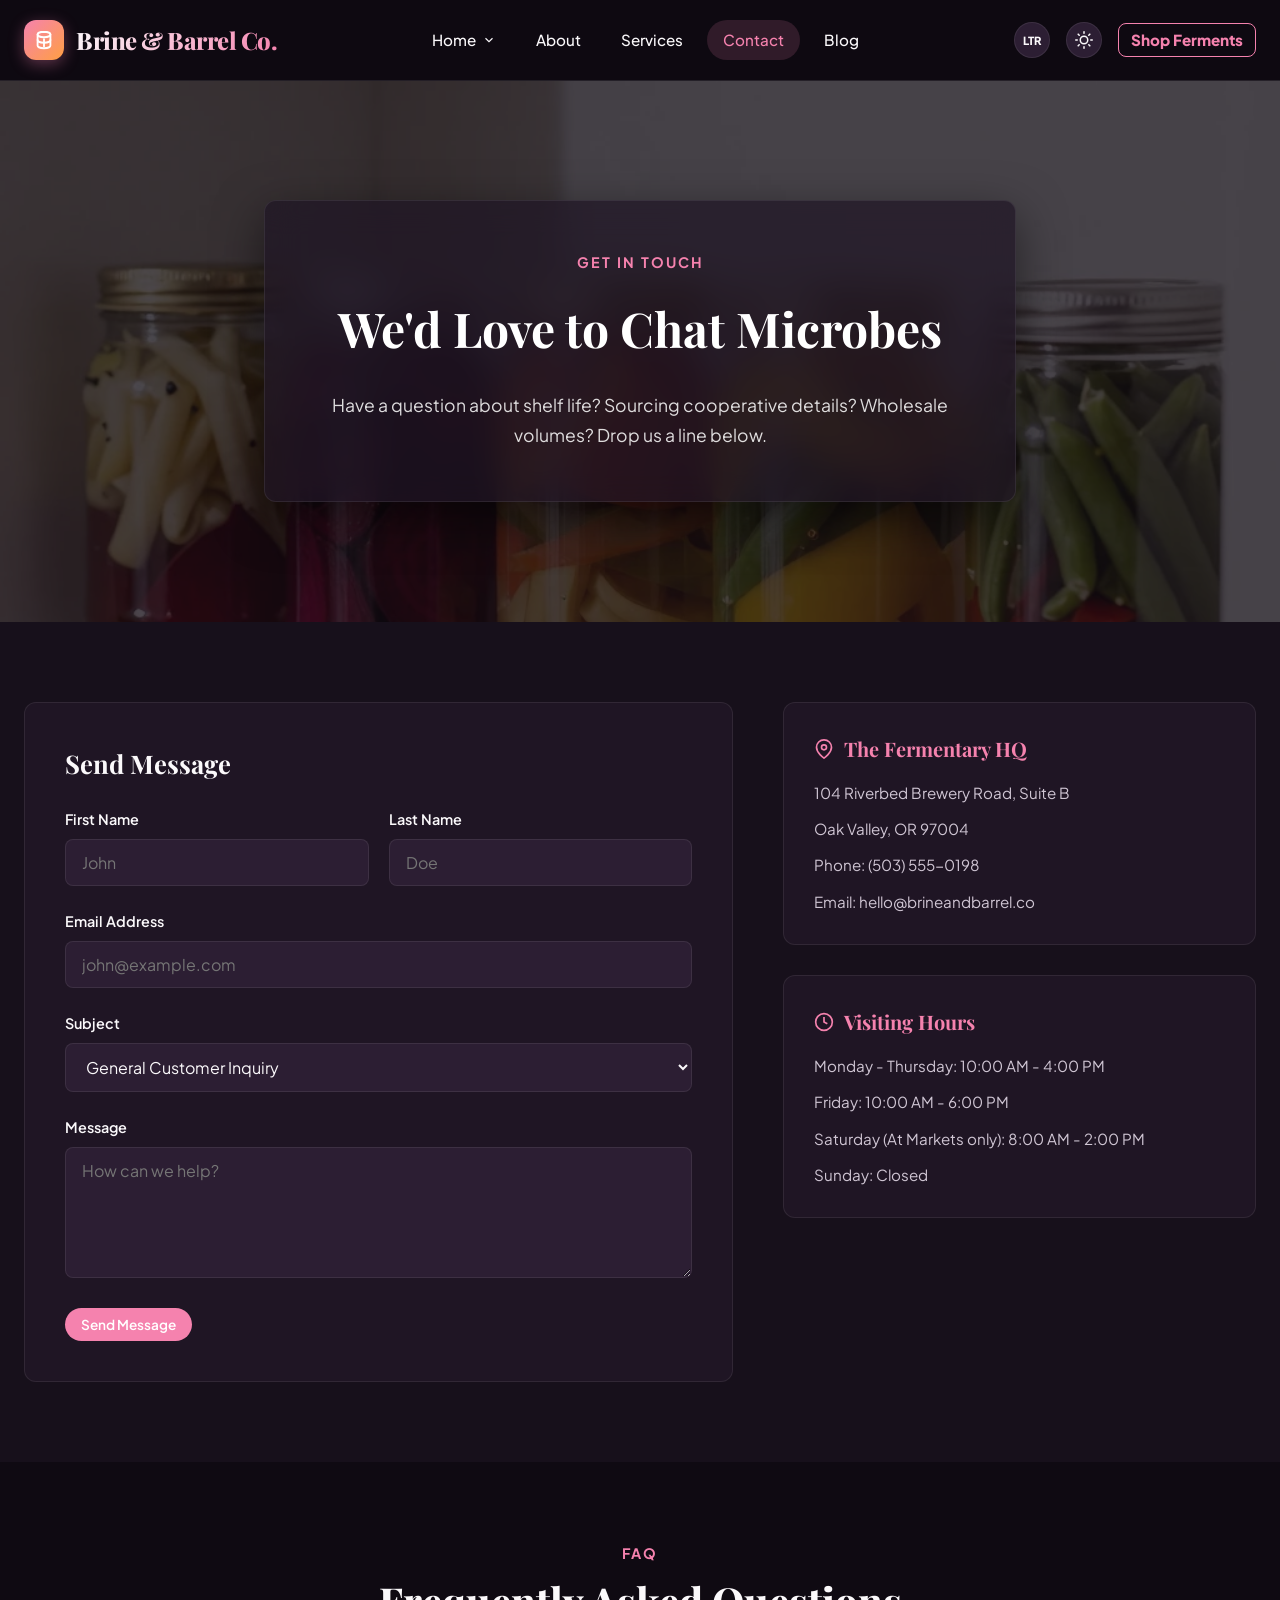
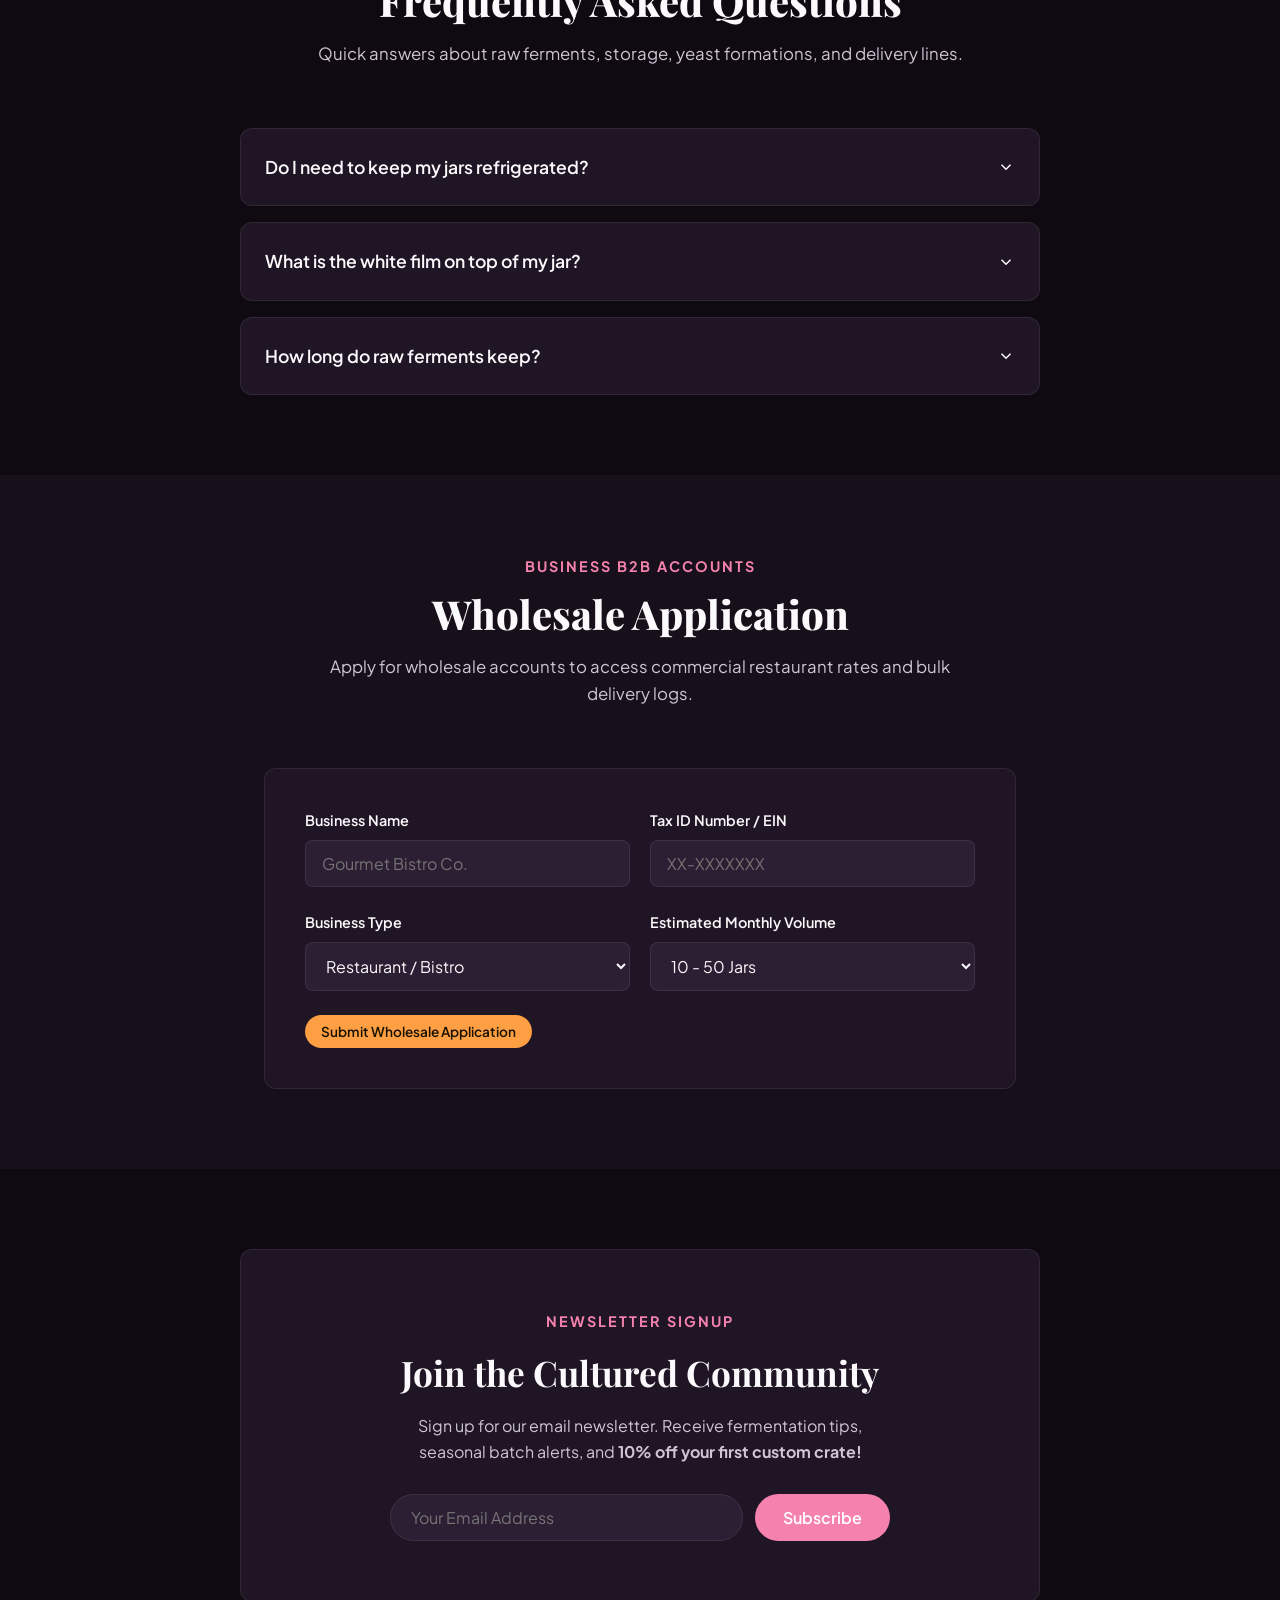
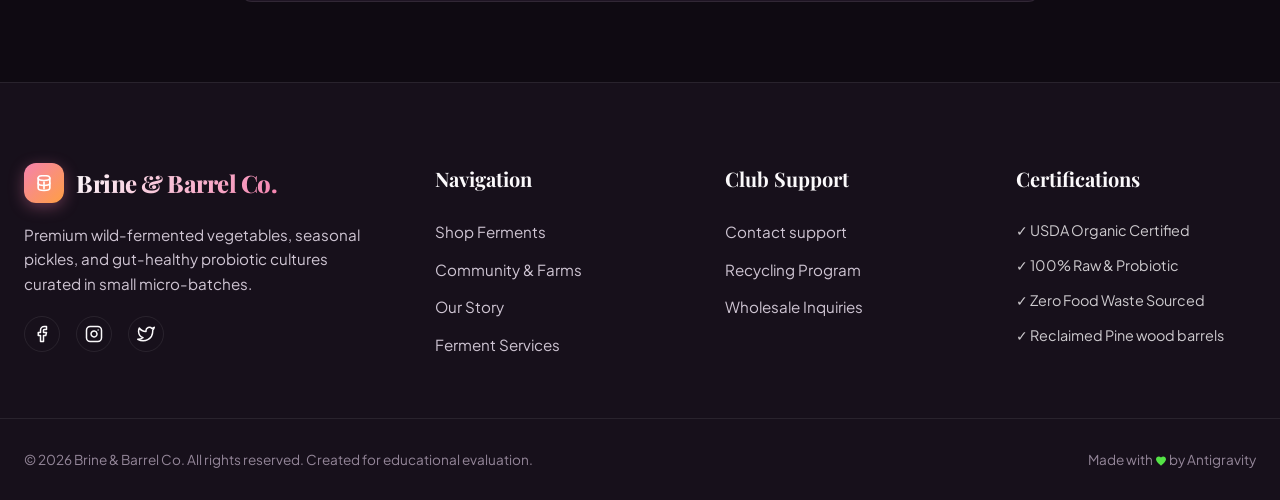
<file: contact.html>
<!DOCTYPE html>
<html lang="en">

<head>
  <meta charset="UTF-8">
  <meta name="viewport" content="width=device-width, initial-scale=1.0">
  <title>Brine & Barrel Co. | Artisanal Ferments & Pickles</title>
  <meta name="description"
    content="Premium wild-fermented vegetables, seasonal pickles, monthly subscription boxes, and custom gift crates crafted with local organic ingredients.">
  <link rel="stylesheet" href="css/style.css">
  <link rel="icon" type="image/svg+xml"
    href="data:image/svg+xml,<svg xmlns='http://www.w3.org/2000/svg' viewBox='0 0 100 100'><rect width='100' height='100' rx='20' fill='%232c1a32'/><circle cx='50' cy='50' r='35' fill='%234caf50' opacity='0.15'/><path d='M38 22h24v8H38z' fill='%23d4af37'/><path d='M30 30h40v42a10 10 0 0 1-10 10H40a10 10 0 0 1-10-10V30z' fill='none' stroke='%234caf50' stroke-width='6'/><path d='M44 42v22M56 42v22' stroke='%234caf50' stroke-width='6' stroke-linecap='round'/></svg>">
</head>

<body>
  <script>
    if (localStorage.getItem('theme') === 'light') {
      document.body.classList.add('light-theme');
    }
  </script>

  <!-- --- HEADER & NAVIGATION --- -->
  <header>
    <div class="container nav-container">
      <a href="index.html" class="logo">
        <div class="logo-icon">
          <svg width="22" height="22" viewBox="0 0 24 24" fill="none" stroke="currentColor" stroke-width="2"
            stroke-linecap="round" stroke-linejoin="round" style="display: block;">
            <path d="M12 3c-3.87 0-7 1.34-7 3s3.13 3 7 3 7-1.34 7-3-3.13-3-7-3z"></path>
            <path d="M5 6v12c0 1.66 3.13 3 7 3s7-1.34 7-3V6"></path>
            <path d="M5 12c0 1.66 3.13 3 7 3s7-1.34 7-3"></path>
            <path d="M12 11v8"></path>
          </svg>
        </div>
        <span>Brine & Barrel Co.</span>
      </a>

      <nav>
        <ul class="nav-menu">
          <li class="nav-item">
            <a href="index.html" class="nav-link">
              Home
              <svg viewBox="0 0 24 24" fill="none" stroke="currentColor" stroke-width="2">
                <polyline points="6 9 12 15 18 9"></polyline>
              </svg>
            </a>
            <div class="dropdown-menu">
              <a href="index.html" class="dropdown-item">Home 1</a>
              <a href="home2.html" class="dropdown-item">Home 2</a>
            </div>
          </li>
          <li class="nav-item">
            <a href="about.html" class="nav-link">About</a>
          </li>
          <li class="nav-item">
            <a href="services.html" class="nav-link">Services</a>
          </li>
          <li class="nav-item active">
            <a href="contact.html" class="nav-link">Contact</a>
          </li>
          <li class="nav-item">
            <a href="blog.html" class="nav-link">Blog</a>
          </li>
          


          <!-- Mobile-only controls block inside nav-menu -->
          <li class="mobile-only-controls-li">
            <div class="mobile-only-controls">
              <a href="shop.html" class="nav-link" style="color: var(--primary); font-weight: 800; border: 1px solid var(--primary); border-radius: 8px; padding: 4px 12px; margin: 15px 0 0 0; justify-content: center;">Shop Ferments</a>
              <div
                style="display: flex; gap: 12px; margin-top: 15px; padding-top: 15px; border-top: 1px solid var(--border-color); width: 100%;">
                <!-- LTR/RTL Toggle -->
                <button class="dir-toggle-btn mobile-dir-toggle" aria-label="Toggle Layout Direction"
                  style="flex: 1; height: 44px; border-radius: 8px;">
                  <span class="dir-text">LTR</span>
                </button>

                <!-- Dark/Light theme toggle -->
                <button class="theme-toggle-btn mobile-theme-toggle" aria-label="Toggle Theme"
                  style="flex: 1; height: 44px; border-radius: 8px; justify-content: center;">
                  <!-- Sun icon -->
                  <svg class="sun-icon" viewBox="0 0 24 24" fill="none" stroke="currentColor" stroke-width="2"
                    stroke-linecap="round" stroke-linejoin="round" style="width: 20px; height: 20px;">
                    <circle cx="12" cy="12" r="5"></circle>
                    <line x1="12" y1="1" x2="12" y2="3"></line>
                    <line x1="12" y1="21" x2="12" y2="23"></line>
                    <line x1="4.22" y1="4.22" x2="5.64" y2="5.64"></line>
                    <line x1="18.36" y1="18.36" x2="19.78" y2="19.78"></line>
                    <line x1="1" y1="12" x2="3" y2="12"></line>
                    <line x1="21" y1="12" x2="23" y2="12"></line>
                    <line x1="4.22" y1="19.78" x2="5.64" y2="18.36"></line>
                    <line x1="18.36" y1="5.64" x2="19.78" y2="4.22"></line>
                  </svg>
                  <!-- Moon icon -->
                  <svg class="moon-icon" viewBox="0 0 24 24" fill="none" stroke="currentColor" stroke-width="2"
                    stroke-linecap="round" stroke-linejoin="round" style="width: 20px; height: 20px;">
                    <path d="M21 12.79A9 9 0 1 1 11.21 3 7 7 0 0 0 21 12.79z"></path>
                  </svg>
                </button>
              </div>

            </div>
          </li>
        </ul>
      </nav>

      <div class="nav-controls">
        <!-- LTR/RTL Toggle -->
        <button class="dir-toggle-btn" id="dir-toggle" aria-label="Toggle Layout Direction">
          <span class="dir-text">LTR</span>
        </button>

        <!-- Dark/Light theme toggle -->
        <button class="theme-toggle-btn" id="theme-toggle" aria-label="Toggle Theme">
          <!-- Sun icon -->
          <svg class="sun-icon" viewBox="0 0 24 24" fill="none" stroke="currentColor" stroke-width="2"
            stroke-linecap="round" stroke-linejoin="round">
            <circle cx="12" cy="12" r="5"></circle>
            <line x1="12" y1="1" x2="12" y2="3"></line>
            <line x1="12" y1="21" x2="12" y2="23"></line>
            <line x1="4.22" y1="4.22" x2="5.64" y2="5.64"></line>
            <line x1="18.36" y1="18.36" x2="19.78" y2="19.78"></line>
            <line x1="1" y1="12" x2="3" y2="12"></line>
            <line x1="21" y1="12" x2="23" y2="12"></line>
            <line x1="4.22" y1="19.78" x2="5.64" y2="18.36"></line>
            <line x1="18.36" y1="5.64" x2="19.78" y2="4.22"></line>
          </svg>
          <!-- Moon icon -->
          <svg class="moon-icon" viewBox="0 0 24 24" fill="none" stroke="currentColor" stroke-width="2"
            stroke-linecap="round" stroke-linejoin="round">
            <path d="M21 12.79A9 9 0 1 1 11.21 3 7 7 0 0 0 21 12.79z"></path>
          </svg>
        </button>

        <a href="shop.html" class="nav-link desktop-shop-btn" style="color: var(--primary); font-weight: 800; border: 1px solid var(--primary); border-radius: 8px; padding: 4px 12px; margin-left: 0;">Shop Ferments</a>

        <!-- Mobile Hamburger Menu Button -->
        <button class="hamburger-btn" id="hamburger-toggle" aria-label="Toggle Navigation Menu">
          <svg width="24" height="24" viewBox="0 0 24 24" fill="none" stroke="currentColor" stroke-width="2"
            stroke-linecap="round" stroke-linejoin="round" style="display: block;">
            <line x1="3" y1="12" x2="21" y2="12" class="line-mid"></line>
            <line x1="3" y1="6" x2="21" y2="6" class="line-top"></line>
            <line x1="3" y1="18" x2="21" y2="18" class="line-bot"></line>
          </svg>
        </button>
      </div>
    </div>
  </header>

  <!-- --- MAIN CONTENT VIEWS --- -->
  <main>
<div id="contact-view" class="view-section active">

      <!-- Section 1: Contact Hero -->
      <section id="cts1" class="contact-hero-sec"
        style="background-image: url('z4.webp'); background-size: cover; background-position: center; position: relative; padding: 120px 0;">
        <div class="contact-hero-overlay"
          style="position: absolute; top:0; left:0; width:100%; height:100%; background: rgba(15, 10, 18, 0.75); z-index: 1;">
        </div>
        <div class="container"
          style="position: relative; z-index: 2; max-width: 800px; text-align: center; margin: 0 auto;">
          <div class="contact-hero-content"
            style="background: rgba(31, 21, 36, 0.7); backdrop-filter: blur(16px); border: 1px solid rgba(255,255,255,0.08); padding: 50px 40px; border-radius: var(--border-radius); box-shadow: var(--shadow-lg);">
            <span class="section-subtitle"
              style="color: var(--primary); font-weight: 700; text-transform: uppercase; letter-spacing: 2px; margin-bottom: 16px; display: block;">Get
              In Touch</span>
            <h2 style="font-family: var(--font-heading); font-size: 3rem; margin-bottom: 24px; color: #fff;">We'd Love
              to Chat Microbes</h2>
            <p style="color: rgba(255, 255, 255, 0.85); font-size: 1.1rem; line-height: 1.7; margin-bottom: 0;">Have a
              question about shelf life? Sourcing cooperative details? Wholesale volumes? Drop us a line below.</p>
          </div>
        </div>
      </section>

      <!-- Section 2: Contact Form & Info -->
      <section id="cts2">
        <div class="container contact-grid-section">
          <div class="form-wrapper">
            <h3 style="font-family: var(--font-heading); font-size: 1.6rem; margin-bottom: 24px;">Send Message</h3>
            <form id="contact-form-el">
              <div class="form-row">
                <div class="form-group">
                  <label class="form-label">First Name</label>
                  <input type="text" class="form-input" required placeholder="John">
                </div>
                <div class="form-group">
                  <label class="form-label">Last Name</label>
                  <input type="text" class="form-input" required placeholder="Doe">
                </div>
              </div>
              <div class="form-group">
                <label class="form-label">Email Address</label>
                <input type="email" class="form-input" required placeholder="john@example.com">
              </div>
              <div class="form-group">
                <label class="form-label">Subject</label>
                <select class="form-input" style="appearance: auto;">
                  <option>General Customer Inquiry</option>
                  <option>Ferment Club Subscription Help</option>
                  <option>Workshops & Bookings</option>
                  <option>Press & Media</option>
                </select>
              </div>
              <div class="form-group">
                <label class="form-label">Message</label>
                <textarea class="form-input" rows="5" required placeholder="How can we help?"></textarea>
              </div>
              <button type="submit" class="btn btn-primary btn-sm">Send Message</button>
            </form>
          </div>

          <!-- Section 3: HQ Details -->
          <div class="hq-info-wrapper" id="cts3">
            <div class="hq-card">
              <h4>
                <svg width="20" height="20" viewBox="0 0 24 24" fill="none" stroke="currentColor" stroke-width="2">
                  <path d="M21 10c0 7-9 13-9 13s-9-6-9-13a9 9 0 0 1 18 0z"></path>
                  <circle cx="12" cy="10" r="3"></circle>
                </svg>
                The Fermentary HQ
              </h4>
              <ul class="hq-details-list">
                <li>104 Riverbed Brewery Road, Suite B</li>
                <li>Oak Valley, OR 97004</li>
                <li>Phone: (503) 555-0198</li>
                <li>Email: hello@brineandbarrel.co</li>
              </ul>
            </div>

            <div class="hq-card">
              <h4>
                <svg width="20" height="20" viewBox="0 0 24 24" fill="none" stroke="currentColor" stroke-width="2">
                  <circle cx="12" cy="12" r="10"></circle>
                  <polyline points="12 6 12 12 16 14"></polyline>
                </svg>
                Visiting Hours
              </h4>
              <ul class="hq-details-list">
                <li>Monday - Thursday: 10:00 AM - 4:00 PM</li>
                <li>Friday: 10:00 AM - 6:00 PM</li>
                <li>Saturday (At Markets only): 8:00 AM - 2:00 PM</li>
                <li>Sunday: Closed</li>
              </ul>
            </div>
          </div>
        </div>
      </section>

      <!-- Section 4: FAQ Accordion -->
      <section id="cts4">
        <div class="container">
          <div class="section-header">
            <span class="section-subtitle">FAQ</span>
            <h2 class="section-title">Frequently Asked Questions</h2>
            <p class="section-desc">Quick answers about raw ferments, storage, yeast formations, and delivery lines.</p>
          </div>

          <div class="faq-list">
            <!-- FAQ 1 -->
            <div class="faq-item">
              <div class="faq-header">
                <h4>Do I need to keep my jars refrigerated?</h4>
                <svg viewBox="0 0 24 24" fill="none" stroke="currentColor" stroke-width="2">
                  <polyline points="6 9 12 15 18 9"></polyline>
                </svg>
              </div>
              <div class="faq-body">
                <p>Yes, absolutely. Because our ferments are raw and unpasteurized, they contain active live cultures.
                  Keeping them cold (around 34-39°F) decelerates fermentation activity, maintaining flavor consistency
                  and carbonation.</p>
              </div>
            </div>

            <!-- FAQ 2 -->
            <div class="faq-item">
              <div class="faq-header">
                <h4>What is the white film on top of my jar?</h4>
                <svg viewBox="0 0 24 24" fill="none" stroke="currentColor" stroke-width="2">
                  <polyline points="6 9 12 15 18 9"></polyline>
                </svg>
              </div>
              <div class="faq-body">
                <p>This is typically Kahm yeast—a harmless, wild surface yeast that occasionally develops in low-acid
                  anaerobic environments. You can easily scrape it off; the pickles beneath remain perfectly safe and
                  delicious.</p>
              </div>
            </div>

            <!-- FAQ 3 -->
            <div class="faq-item">
              <div class="faq-header">
                <h4>How long do raw ferments keep?</h4>
                <svg viewBox="0 0 24 24" fill="none" stroke="currentColor" stroke-width="2">
                  <polyline points="6 9 12 15 18 9"></polyline>
                </svg>
              </div>
              <div class="faq-body">
                <p>If kept properly refrigerated beneath the brine level, raw ferments can keep easily for 9-12 months.
                  Over time, the flavor profile will become increasingly sour and complex.</p>
              </div>
            </div>
          </div>
        </div>
      </section>

      <!-- Section 5: Wholesale Request Form -->
      <section id="cts5" class="wholesale-sec">
        <div class="container" style="max-width: 800px;">
          <div class="section-header">
            <span class="section-subtitle">Business B2B Accounts</span>
            <h2 class="section-title">Wholesale Application</h2>
            <p class="section-desc">Apply for wholesale accounts to access commercial restaurant rates and bulk delivery
              logs.</p>
          </div>

          <div class="form-wrapper">
            <form id="wholesale-form-el">
              <div class="form-row">
                <div class="form-group">
                  <label class="form-label">Business Name</label>
                  <input type="text" class="form-input" required placeholder="Gourmet Bistro Co.">
                </div>
                <div class="form-group">
                  <label class="form-label">Tax ID Number / EIN</label>
                  <input type="text" class="form-input" required placeholder="XX-XXXXXXX">
                </div>
              </div>
              <div class="form-row">
                <div class="form-group">
                  <label class="form-label">Business Type</label>
                  <select class="form-input" style="appearance: auto;">
                    <option>Restaurant / Bistro</option>
                    <option>Grocery / Retail Shop</option>
                    <option>Food Distributor</option>
                    <option>Caterer / Event Organizer</option>
                  </select>
                </div>
                <div class="form-group">
                  <label class="form-label">Estimated Monthly Volume</label>
                  <select class="form-input" style="appearance: auto;">
                    <option>10 - 50 Jars</option>
                    <option>50 - 200 Jars</option>
                    <option>200+ Jars / Bulk tubs</option>
                  </select>
                </div>
              </div>
              <button type="submit" class="btn btn-accent btn-sm">Submit Wholesale Application</button>
            </form>
          </div>
        </div>
      </section>

      <!-- Section 6: Social & Newsletter discount -->
      <section id="cts6">
        <div class="container">
          <div class="newsletter-wrapper">
            <span class="section-subtitle">Newsletter Signup</span>
            <h3>Join the Cultured Community</h3>
            <p style="color: var(--text-secondary); max-width: 500px; margin: 0 auto;">Sign up for our email newsletter.
              Receive fermentation tips, seasonal batch alerts, and <strong>10% off your first custom crate!</strong>
            </p>
            <form class="newsletter-form" id="newsletter-form-el">
              <input type="email" placeholder="Your Email Address" required>
              <button type="submit" class="btn btn-primary">Subscribe</button>
            </form>
          </div>
        </div>
      </section>

    </div>

    <!-- ==================== USER DASHBOARD VIEW ==================== -->
</main>

  <!-- --- TOAST CONTAINER (For alert overlays) --- -->
  <div class="toast-container" id="toast-container"></div>



  <!-- --- FOOTER --- -->
  <footer>
    <div class="container footer-grid">
      <div class="footer-col">
        <div class="logo" style="margin-bottom: 20px;">
          <div class="logo-icon">
            <svg width="20" height="20" viewBox="0 0 24 24" fill="none" stroke="currentColor" stroke-width="2"
              stroke-linecap="round" stroke-linejoin="round" style="display: block;">
              <path d="M12 3c-3.87 0-7 1.34-7 3s3.13 3 7 3 7-1.34 7-3-3.13-3-7-3z"></path>
              <path d="M5 6v12c0 1.66 3.13 3 7 3s7-1.34 7-3V6"></path>
              <path d="M5 12c0 1.66 3.13 3 7 3s7-1.34 7-3"></path>
              <path d="M12 11v8"></path>
            </svg>
          </div>
          <span>Brine & Barrel Co.</span>
        </div>
        <p>Premium wild-fermented vegetables, seasonal pickles, and gut-healthy probiotic cultures curated in small
          micro-batches.</p>
        <div class="social-links">
          <a href="#" class="social-link" aria-label="Facebook">
            <svg width="18" height="18" viewBox="0 0 24 24" fill="none" stroke="currentColor" stroke-width="2"
              stroke-linecap="round" stroke-linejoin="round" style="display: block;">
              <path d="M18 2h-3a5 5 0 0 0-5 5v3H7v4h3v8h4v-8h3l1-4h-4V7a1 1 0 0 1 1-1h3z"></path>
            </svg>
          </a>
          <a href="#" class="social-link" aria-label="Instagram">
            <svg width="18" height="18" viewBox="0 0 24 24" fill="none" stroke="currentColor" stroke-width="2"
              stroke-linecap="round" stroke-linejoin="round" style="display: block;">
              <rect x="2" y="2" width="20" height="20" rx="5" ry="5"></rect>
              <path d="M16 11.37A4 4 0 1 1 12.63 8 4 4 0 0 1 16 11.37z"></path>
              <line x1="17.5" y1="6.5" x2="17.51" y2="6.5"></line>
            </svg>
          </a>
          <a href="#" class="social-link" aria-label="Twitter">
            <svg width="18" height="18" viewBox="0 0 24 24" fill="none" stroke="currentColor" stroke-width="2"
              stroke-linecap="round" stroke-linejoin="round" style="display: block;">
              <path
                d="M23 3a10.9 10.9 0 0 1-3.14 1.53 4.48 4.48 0 0 0-7.86 3v1A10.66 10.66 0 0 1 3 4s-4 9 5 13a11.64 11.64 0 0 1-7 2c9 5 20 0 20-11.5a4.5 4.5 0 0 0-.08-.83A7.72 7.72 0 0 0 23 3z">
              </path>
            </svg>
          </a>
        </div>
      </div>

      <div class="footer-col">
        <h4>Navigation</h4>
        <ul class="footer-links">
          <li><a href="index.html">Shop Ferments</a></li>
          <li><a href="home2.html">Community & Farms</a></li>
          <li><a href="about.html">Our Story</a></li>
          <li><a href="services.html">Ferment Services</a></li>
        </ul>
      </div>

      <div class="footer-col">
        <h4>Club Support</h4>
        <ul class="footer-links">
          <li><a href="contact.html">Contact support</a></li>
          <li><a href="contact.html">Recycling Program</a></li>
          <li><a href="contact.html">Wholesale Inquiries</a></li>
        </ul>
      </div>

      <div class="footer-col">
        <h4>Certifications</h4>
        <ul class="footer-links" style="opacity: 0.8; font-size: 0.9rem;">
          <li>✓ USDA Organic Certified</li>
          <li>✓ 100% Raw & Probiotic</li>
          <li>✓ Zero Food Waste Sourced</li>
          <li>✓ Reclaimed Pine wood barrels</li>
        </ul>
      </div>
    </div>

    <div class="container footer-bottom">
      <span>&copy; 2026 Brine & Barrel Co. All rights reserved. Created for educational evaluation.</span>
      <span>Made with <svg width="12" height="12" viewBox="0 0 24 24" fill="currentColor" stroke="none"
          style="display: inline-block; vertical-align: middle; color: var(--success);">
          <path
            d="M12 21.35l-1.45-1.32C5.4 15.36 2 12.28 2 8.5 2 5.42 4.42 3 7.5 3c1.74 0 3.41.81 4.5 2.09C13.09 3.81 14.76 3 16.5 3 19.58 3 22 5.42 22 8.5c0 3.78-3.4 6.86-8.55 11.54L12 21.35z">
          </path>
        </svg> by Antigravity</span>
    </div>
  </footer>

  <script src="js/script.js"></script>
</body>

</html>
</file>
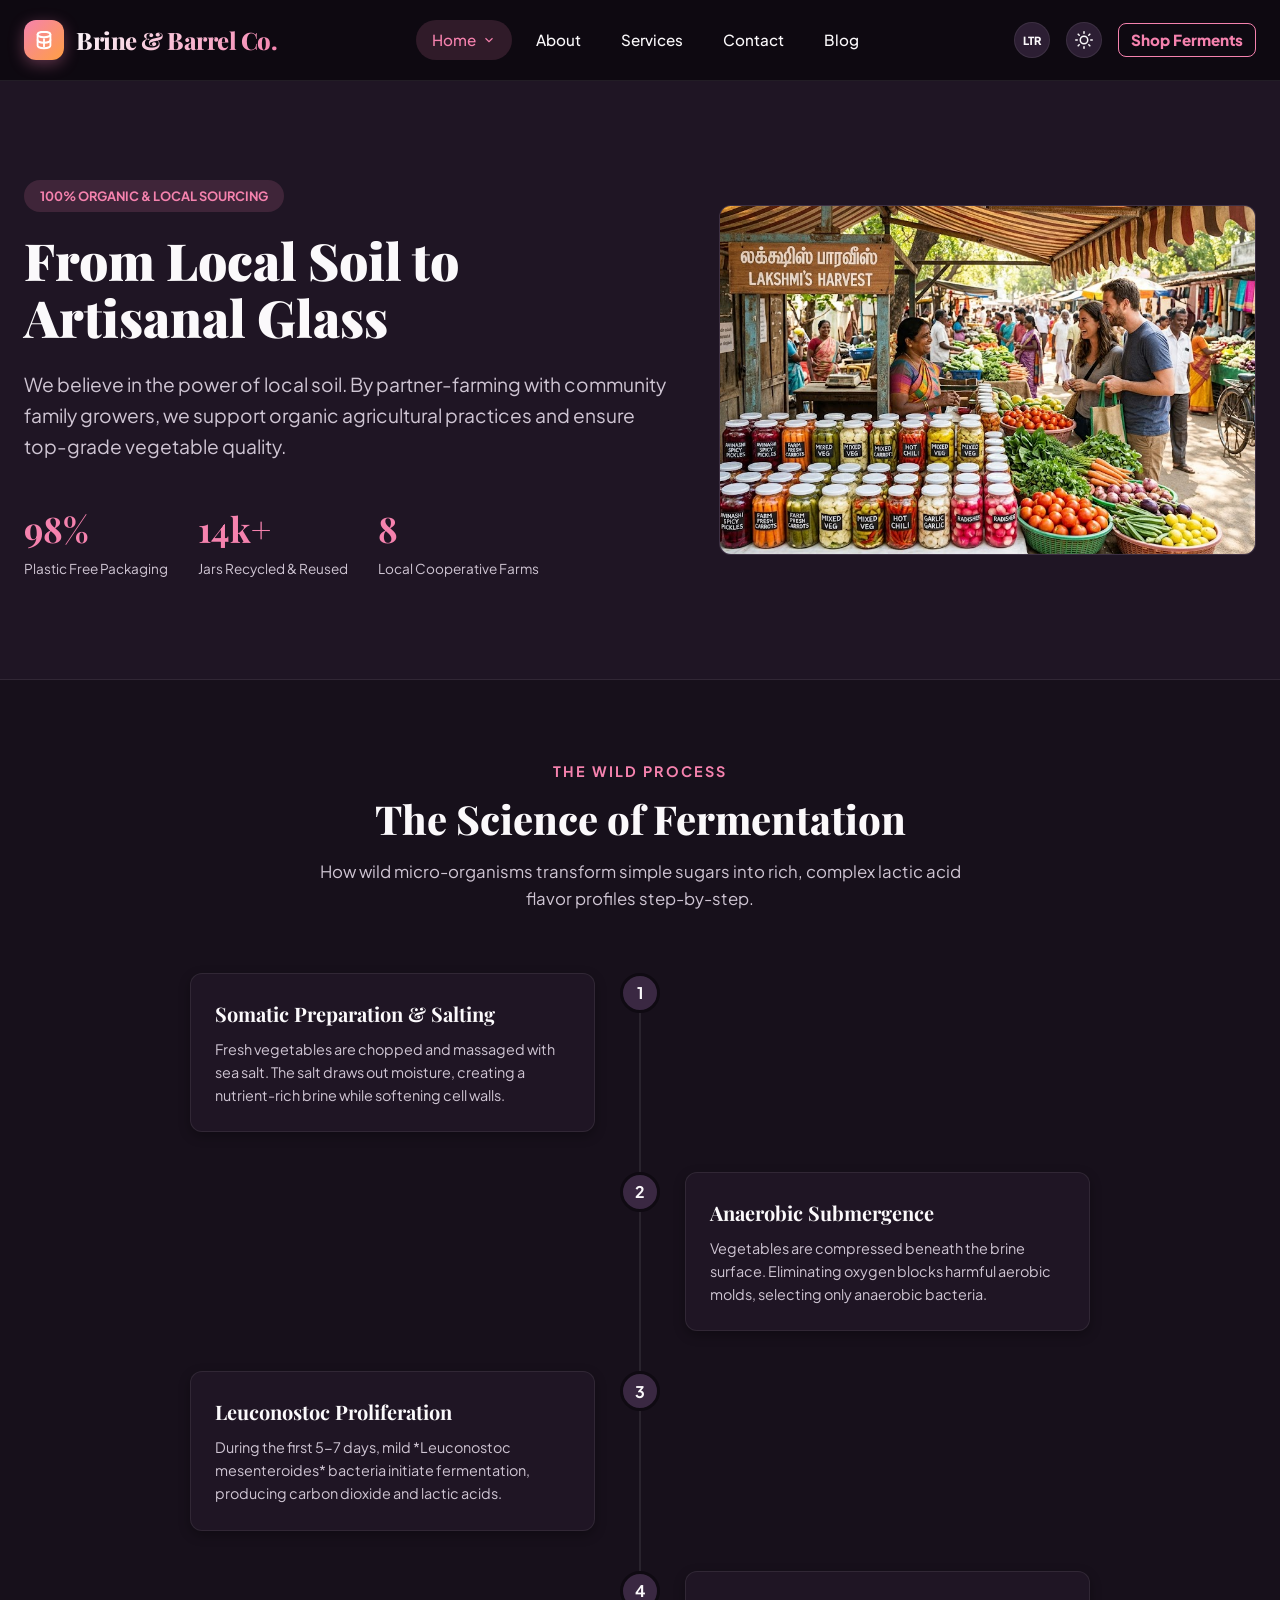
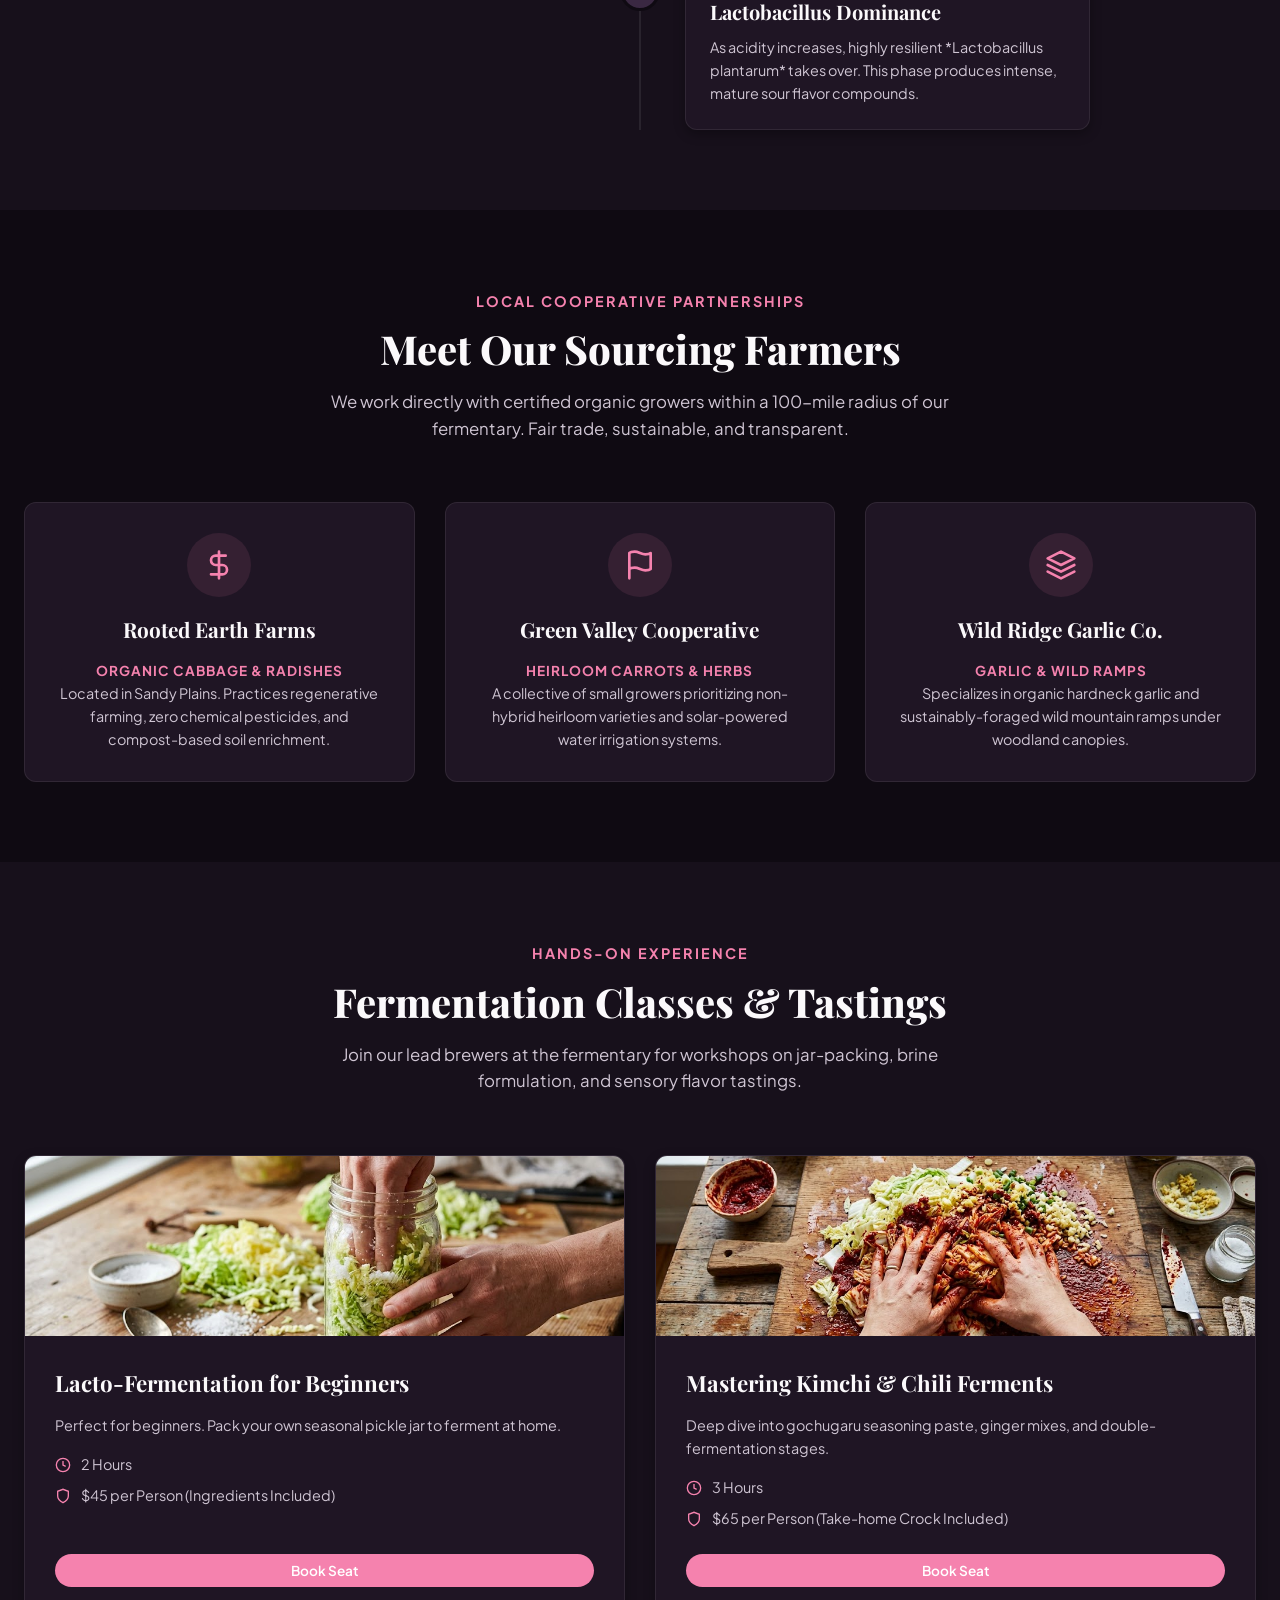
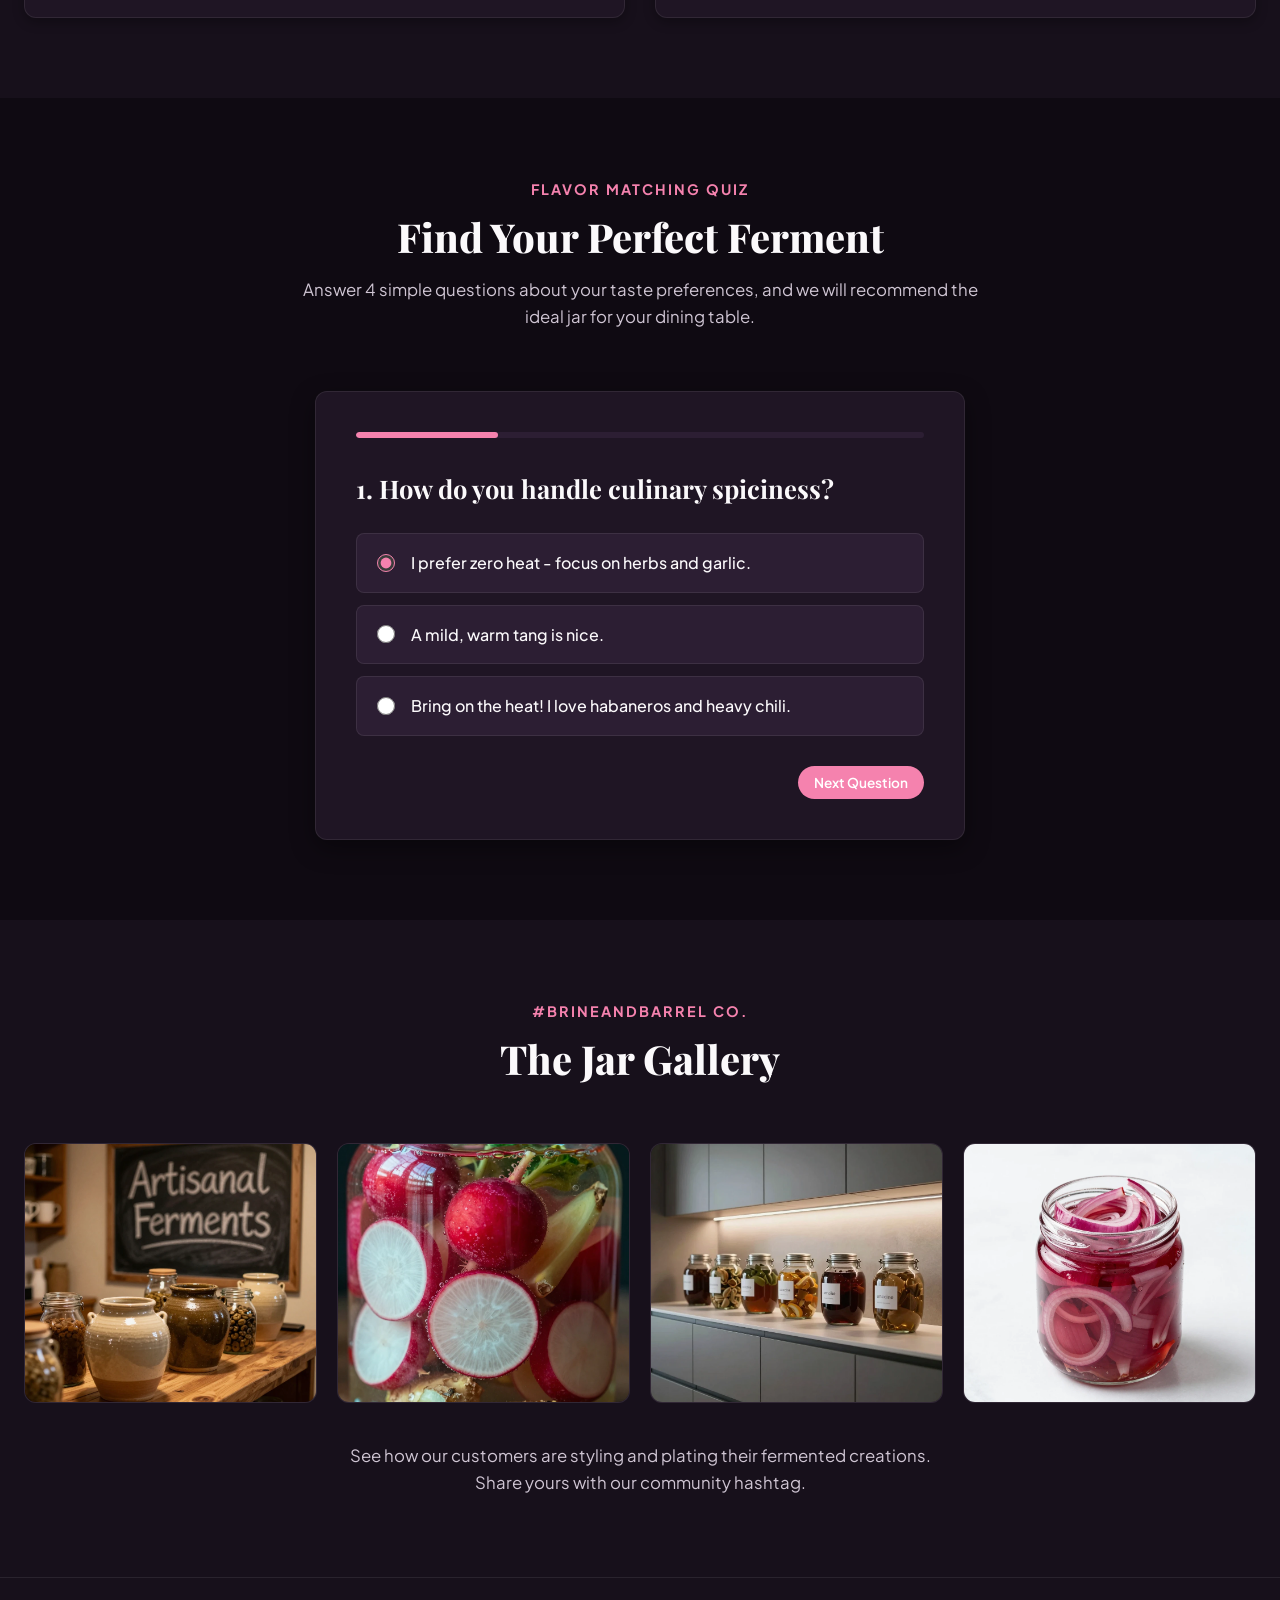
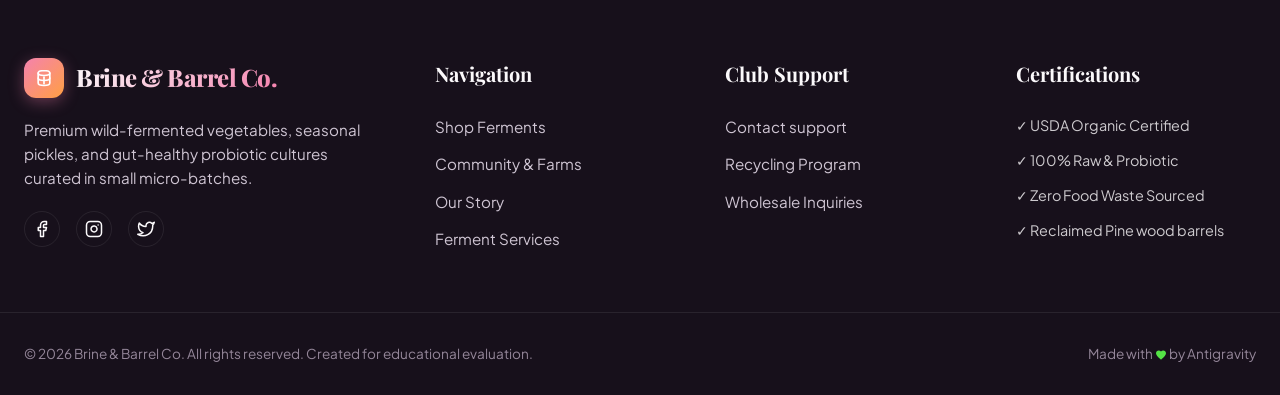
<file: home2.html>
<!DOCTYPE html>
<html lang="en">

<head>
  <meta charset="UTF-8">
  <meta name="viewport" content="width=device-width, initial-scale=1.0">
  <title>Brine & Barrel Co. | Artisanal Ferments & Pickles</title>
  <meta name="description"
    content="Premium wild-fermented vegetables, seasonal pickles, monthly subscription boxes, and custom gift crates crafted with local organic ingredients.">
  <link rel="stylesheet" href="css/style.css">
  <link rel="icon" type="image/svg+xml"
    href="data:image/svg+xml,<svg xmlns='http://www.w3.org/2000/svg' viewBox='0 0 100 100'><rect width='100' height='100' rx='20' fill='%232c1a32'/><circle cx='50' cy='50' r='35' fill='%234caf50' opacity='0.15'/><path d='M38 22h24v8H38z' fill='%23d4af37'/><path d='M30 30h40v42a10 10 0 0 1-10 10H40a10 10 0 0 1-10-10V30z' fill='none' stroke='%234caf50' stroke-width='6'/><path d='M44 42v22M56 42v22' stroke='%234caf50' stroke-width='6' stroke-linecap='round'/></svg>">
</head>

<body>
  <script>
    if (localStorage.getItem('theme') === 'light') {
      document.body.classList.add('light-theme');
    }
  </script>

  <!-- --- HEADER & NAVIGATION --- -->
  <header>
    <div class="container nav-container">
      <a href="index.html" class="logo">
        <div class="logo-icon">
          <svg width="22" height="22" viewBox="0 0 24 24" fill="none" stroke="currentColor" stroke-width="2"
            stroke-linecap="round" stroke-linejoin="round" style="display: block;">
            <path d="M12 3c-3.87 0-7 1.34-7 3s3.13 3 7 3 7-1.34 7-3-3.13-3-7-3z"></path>
            <path d="M5 6v12c0 1.66 3.13 3 7 3s7-1.34 7-3V6"></path>
            <path d="M5 12c0 1.66 3.13 3 7 3s7-1.34 7-3"></path>
            <path d="M12 11v8"></path>
          </svg>
        </div>
        <span>Brine & Barrel Co.</span>
      </a>

      <nav>
        <ul class="nav-menu">
          <li class="nav-item active">
            <a href="index.html" class="nav-link">
              Home
              <svg viewBox="0 0 24 24" fill="none" stroke="currentColor" stroke-width="2">
                <polyline points="6 9 12 15 18 9"></polyline>
              </svg>
            </a>
            <div class="dropdown-menu">
              <a href="index.html" class="dropdown-item">Home 1</a>
              <a href="home2.html" class="dropdown-item">Home 2</a>
            </div>
          </li>
          <li class="nav-item">
            <a href="about.html" class="nav-link">About</a>
          </li>
          <li class="nav-item">
            <a href="services.html" class="nav-link">Services</a>
          </li>
          <li class="nav-item">
            <a href="contact.html" class="nav-link">Contact</a>
          </li>
          <li class="nav-item">
            <a href="blog.html" class="nav-link">Blog</a>
          </li>
          


          <!-- Mobile-only controls block inside nav-menu -->
          <li class="mobile-only-controls-li">
            <div class="mobile-only-controls">
              <a href="shop.html" class="nav-link" style="color: var(--primary); font-weight: 800; border: 1px solid var(--primary); border-radius: 8px; padding: 4px 12px; margin: 15px 0 0 0; justify-content: center;">Shop Ferments</a>
              <div
                style="display: flex; gap: 12px; margin-top: 15px; padding-top: 15px; border-top: 1px solid var(--border-color); width: 100%;">
                <!-- LTR/RTL Toggle -->
                <button class="dir-toggle-btn mobile-dir-toggle" aria-label="Toggle Layout Direction"
                  style="flex: 1; height: 44px; border-radius: 8px;">
                  <span class="dir-text">LTR</span>
                </button>

                <!-- Dark/Light theme toggle -->
                <button class="theme-toggle-btn mobile-theme-toggle" aria-label="Toggle Theme"
                  style="flex: 1; height: 44px; border-radius: 8px; justify-content: center;">
                  <!-- Sun icon -->
                  <svg class="sun-icon" viewBox="0 0 24 24" fill="none" stroke="currentColor" stroke-width="2"
                    stroke-linecap="round" stroke-linejoin="round" style="width: 20px; height: 20px;">
                    <circle cx="12" cy="12" r="5"></circle>
                    <line x1="12" y1="1" x2="12" y2="3"></line>
                    <line x1="12" y1="21" x2="12" y2="23"></line>
                    <line x1="4.22" y1="4.22" x2="5.64" y2="5.64"></line>
                    <line x1="18.36" y1="18.36" x2="19.78" y2="19.78"></line>
                    <line x1="1" y1="12" x2="3" y2="12"></line>
                    <line x1="21" y1="12" x2="23" y2="12"></line>
                    <line x1="4.22" y1="19.78" x2="5.64" y2="18.36"></line>
                    <line x1="18.36" y1="5.64" x2="19.78" y2="4.22"></line>
                  </svg>
                  <!-- Moon icon -->
                  <svg class="moon-icon" viewBox="0 0 24 24" fill="none" stroke="currentColor" stroke-width="2"
                    stroke-linecap="round" stroke-linejoin="round" style="width: 20px; height: 20px;">
                    <path d="M21 12.79A9 9 0 1 1 11.21 3 7 7 0 0 0 21 12.79z"></path>
                  </svg>
                </button>
              </div>

            </div>
          </li>
        </ul>
      </nav>

      <div class="nav-controls">
        <!-- LTR/RTL Toggle -->
        <button class="dir-toggle-btn" id="dir-toggle" aria-label="Toggle Layout Direction">
          <span class="dir-text">LTR</span>
        </button>

        <!-- Dark/Light theme toggle -->
        <button class="theme-toggle-btn" id="theme-toggle" aria-label="Toggle Theme">
          <!-- Sun icon -->
          <svg class="sun-icon" viewBox="0 0 24 24" fill="none" stroke="currentColor" stroke-width="2"
            stroke-linecap="round" stroke-linejoin="round">
            <circle cx="12" cy="12" r="5"></circle>
            <line x1="12" y1="1" x2="12" y2="3"></line>
            <line x1="12" y1="21" x2="12" y2="23"></line>
            <line x1="4.22" y1="4.22" x2="5.64" y2="5.64"></line>
            <line x1="18.36" y1="18.36" x2="19.78" y2="19.78"></line>
            <line x1="1" y1="12" x2="3" y2="12"></line>
            <line x1="21" y1="12" x2="23" y2="12"></line>
            <line x1="4.22" y1="19.78" x2="5.64" y2="18.36"></line>
            <line x1="18.36" y1="5.64" x2="19.78" y2="4.22"></line>
          </svg>
          <!-- Moon icon -->
          <svg class="moon-icon" viewBox="0 0 24 24" fill="none" stroke="currentColor" stroke-width="2"
            stroke-linecap="round" stroke-linejoin="round">
            <path d="M21 12.79A9 9 0 1 1 11.21 3 7 7 0 0 0 21 12.79z"></path>
          </svg>
        </button>

        <a href="shop.html" class="nav-link desktop-shop-btn" style="color: var(--primary); font-weight: 800; border: 1px solid var(--primary); border-radius: 8px; padding: 4px 12px; margin-left: 0;">Shop Ferments</a>

        <!-- Mobile Hamburger Menu Button -->
        <button class="hamburger-btn" id="hamburger-toggle" aria-label="Toggle Navigation Menu">
          <svg width="24" height="24" viewBox="0 0 24 24" fill="none" stroke="currentColor" stroke-width="2"
            stroke-linecap="round" stroke-linejoin="round" style="display: block;">
            <line x1="3" y1="12" x2="21" y2="12" class="line-mid"></line>
            <line x1="3" y1="6" x2="21" y2="6" class="line-top"></line>
            <line x1="3" y1="18" x2="21" y2="18" class="line-bot"></line>
          </svg>
        </button>
      </div>
    </div>
  </header>

  <!-- --- MAIN CONTENT VIEWS --- -->
  <main>
<div id="home2-view" class="view-section active">

      <!-- Section 1: Community Hero -->
      <section id="h2s1" class="hero-2">
        <div class="container hero-2-grid">
          <div>
            <span class="hero-2-badge">100% Organic & Local Sourcing</span>
            <h2 class="hero-title" style="font-size: 3.2rem; line-height: 1.1;">From Local Soil to Artisanal Glass</h2>
            <p class="hero-desc" style="margin-top: 16px;">We believe in the power of local soil. By partner-farming
              with community family growers, we support organic agricultural practices and ensure top-grade vegetable
              quality.</p>
            <div class="hero-2-stats">
              <div class="stat-item">
                <h3>98%</h3>
                <p>Plastic Free Packaging</p>
              </div>
              <div class="stat-item">
                <h3>14k+</h3>
                <p>Jars Recycled & Reused</p>
              </div>
              <div class="stat-item">
                <h3>8</h3>
                <p>Local Cooperative Farms</p>
              </div>
            </div>
          </div>
          <div class="hero-2-graphics" style="height: 350px; overflow: hidden; border-radius: var(--border-radius);">
            <img src="home2_hero.jpeg" style="width: 100%; height: 100%; object-fit: cover;">
          </div>
        </div>
      </section>

      <!-- Section 2: Science of Fermentation -->
      <section id="h2s2">
        <div class="container">
          <div class="section-header">
            <span class="section-subtitle">The Wild Process</span>
            <h2 class="section-title">The Science of Fermentation</h2>
            <p class="section-desc">How wild micro-organisms transform simple sugars into rich, complex lactic acid
              flavor profiles step-by-step.</p>
          </div>

          <div class="science-timeline">
            <!-- Step 1 -->
            <div class="timeline-step">
              <div class="timeline-badge">1</div>
              <div class="timeline-content">
                <h4>Somatic Preparation & Salting</h4>
                <p>Fresh vegetables are chopped and massaged with sea salt. The salt draws out moisture, creating a
                  nutrient-rich brine while softening cell walls.</p>
              </div>
            </div>

            <!-- Step 2 -->
            <div class="timeline-step">
              <div class="timeline-badge">2</div>
              <div class="timeline-content">
                <h4>Anaerobic Submergence</h4>
                <p>Vegetables are compressed beneath the brine surface. Eliminating oxygen blocks harmful aerobic molds,
                  selecting only anaerobic bacteria.</p>
              </div>
            </div>

            <!-- Step 3 -->
            <div class="timeline-step">
              <div class="timeline-badge">3</div>
              <div class="timeline-content">
                <h4>Leuconostoc Proliferation</h4>
                <p>During the first 5-7 days, mild *Leuconostoc mesenteroides* bacteria initiate fermentation, producing
                  carbon dioxide and lactic acids.</p>
              </div>
            </div>

            <!-- Step 4 -->
            <div class="timeline-step">
              <div class="timeline-badge">4</div>
              <div class="timeline-content">
                <h4>Lactobacillus Dominance</h4>
                <p>As acidity increases, highly resilient *Lactobacillus plantarum* takes over. This phase produces
                  intense, mature sour flavor compounds.</p>
              </div>
            </div>
          </div>
        </div>
      </section>

      <!-- Section 3: Sourcing Farms -->
      <section id="h2s3">
        <div class="container">
          <div class="section-header">
            <span class="section-subtitle">Local cooperative partnerships</span>
            <h2 class="section-title">Meet Our Sourcing Farmers</h2>
            <p class="section-desc">We work directly with certified organic growers within a 100-mile radius of our
              fermentary. Fair trade, sustainable, and transparent.</p>
          </div>

          <div class="sourcing-grid">
            <div class="farm-card">
              <div class="farm-icon" style="width: 64px; height: 64px; border-radius: 50%; display: flex; align-items: center; justify-content: center; background: rgba(var(--primary-rgb), 0.1); margin: 0 auto 16px auto; color: var(--primary);">
                <svg width="32" height="32" viewBox="0 0 24 24" fill="none" stroke="currentColor" stroke-width="2" stroke-linecap="round" stroke-linejoin="round">
                  <path d="M12 2v20M17 5H9.5a3.5 3.5 0 0 0 0 7h5a3.5 3.5 0 0 1 0 7H6"></path>
                </svg>
              </div>
              <h4>Rooted Earth Farms</h4>
              <span class="farm-specialty">Organic Cabbage & Radishes</span>
              <p class="farm-desc">Located in Sandy Plains. Practices regenerative farming, zero chemical pesticides,
                and compost-based soil enrichment.</p>
            </div>

            <div class="farm-card">
              <div class="farm-icon" style="width: 64px; height: 64px; border-radius: 50%; display: flex; align-items: center; justify-content: center; background: rgba(var(--primary-rgb), 0.1); margin: 0 auto 16px auto; color: var(--primary);">
                <svg width="32" height="32" viewBox="0 0 24 24" fill="none" stroke="currentColor" stroke-width="2" stroke-linecap="round" stroke-linejoin="round">
                  <path d="M4 15s1-1 4-1 5 2 8 2 4-1 4-1V3s-1 1-4 1-5-2-8-2-4 1-4 1zM4 22v-7"></path>
                </svg>
              </div>
              <h4>Green Valley Cooperative</h4>
              <span class="farm-specialty">Heirloom Carrots & Herbs</span>
              <p class="farm-desc">A collective of small growers prioritizing non-hybrid heirloom varieties and
                solar-powered water irrigation systems.</p>
            </div>

            <div class="farm-card">
              <div class="farm-icon" style="width: 64px; height: 64px; border-radius: 50%; display: flex; align-items: center; justify-content: center; background: rgba(var(--primary-rgb), 0.1); margin: 0 auto 16px auto; color: var(--primary);">
                <svg width="32" height="32" viewBox="0 0 24 24" fill="none" stroke="currentColor" stroke-width="2" stroke-linecap="round" stroke-linejoin="round">
                  <path d="M12 2L2 7l10 5 10-5-10-5zM2 17l10 5 10-5M2 12l10 5 10-5"></path>
                </svg>
              </div>
              <h4>Wild Ridge Garlic Co.</h4>
              <span class="farm-specialty">Garlic & Wild Ramps</span>
              <p class="farm-desc">Specializes in organic hardneck garlic and sustainably-foraged wild mountain ramps
                under woodland canopies.</p>
            </div>
          </div>
        </div>
      </section>

      <!-- Section 4: Tasting Workshops -->
      <section id="h2s4">
        <div class="container">
          <div class="section-header">
            <span class="section-subtitle">Hands-on experience</span>
            <h2 class="section-title">Fermentation Classes & Tastings</h2>
            <p class="section-desc">Join our lead brewers at the fermentary for workshops on jar-packing, brine
              formulation, and sensory flavor tastings.</p>
          </div>

          <div class="workshop-grid">
            <!-- Workshop 1 -->
            <div class="workshop-card">
              <div class="workshop-img" style="height: 180px; overflow: hidden; position: relative;">
                <img src="home2_workshop1.jpeg" style="width: 100%; height: 100%; object-fit: cover;">
              </div>
              <div class="workshop-body">
                <h4>Lacto-Fermentation for Beginners</h4>
                <p style="color: var(--text-secondary); font-size: 0.9rem;">Perfect for beginners. Pack your own
                  seasonal pickle jar to ferment at home.</p>
                <ul class="workshop-details">
                  <li>
                    <svg viewBox="0 0 24 24" fill="none" stroke="currentColor" stroke-width="2">
                      <circle cx="12" cy="12" r="10"></circle>
                      <polyline points="12 6 12 12 16 14"></polyline>
                    </svg>
                    2 Hours
                  </li>
                  <li>
                    <svg viewBox="0 0 24 24" fill="none" stroke="currentColor" stroke-width="2">
                      <path d="M12 22s8-4 8-10V5l-8-3-8 3v7c0 6 8 10 8 10z"></path>
                    </svg>
                    $45 per Person (Ingredients Included)
                  </li>
                </ul>
                <button class="btn btn-primary btn-sm" style="margin-top: auto;"
                  onclick="alert('Bookings can be arranged via the Contact page form!');">Book Seat</button>
              </div>
            </div>

            <!-- Workshop 2 -->
            <div class="workshop-card">
              <div class="workshop-img" style="height: 180px; overflow: hidden; position: relative;">
                <img src="home2_workshop2.jpeg" style="width: 100%; height: 100%; object-fit: cover;">
              </div>
              <div class="workshop-body">
                <h4>Mastering Kimchi & Chili Ferments</h4>
                <p style="color: var(--text-secondary); font-size: 0.9rem;">Deep dive into gochugaru seasoning paste,
                  ginger mixes, and double-fermentation stages.</p>
                <ul class="workshop-details">
                  <li>
                    <svg viewBox="0 0 24 24" fill="none" stroke="currentColor" stroke-width="2">
                      <circle cx="12" cy="12" r="10"></circle>
                      <polyline points="12 6 12 12 16 14"></polyline>
                    </svg>
                    3 Hours
                  </li>
                  <li>
                    <svg viewBox="0 0 24 24" fill="none" stroke="currentColor" stroke-width="2">
                      <path d="M12 22s8-4 8-10V5l-8-3-8 3v7c0 6 8 10 8 10z"></path>
                    </svg>
                    $65 per Person (Take-home Crock Included)
                  </li>
                </ul>
                <button class="btn btn-primary btn-sm" style="margin-top: auto;"
                  onclick="alert('Bookings can be arranged via the Contact page form!');">Book Seat</button>
              </div>
            </div>
          </div>
        </div>
      </section>

      <!-- Section 5: Find Your Ferment Quiz -->
      <section id="h2s5">
        <div class="container">
          <div class="section-header">
            <span class="section-subtitle">Flavor Matching Quiz</span>
            <h2 class="section-title">Find Your Perfect Ferment</h2>
            <p class="section-desc">Answer 4 simple questions about your taste preferences, and we will recommend the
              ideal jar for your dining table.</p>
          </div>

          <div class="quiz-container">
            <div class="quiz-progress">
              <div class="quiz-progress-bar"></div>
            </div>

            <!-- Quiz Step 1 -->
            <div class="quiz-step active" data-quiz-key="spice">
              <div class="quiz-question">1. How do you handle culinary spiciness?</div>
              <div class="quiz-options">
                <label class="quiz-option">
                  <input type="radio" name="q-spice" value="mild" checked>
                  <span>I prefer zero heat - focus on herbs and garlic.</span>
                </label>
                <label class="quiz-option">
                  <input type="radio" name="q-spice" value="medium">
                  <span>A mild, warm tang is nice.</span>
                </label>
                <label class="quiz-option">
                  <input type="radio" name="q-spice" value="hot">
                  <span>Bring on the heat! I love habaneros and heavy chili.</span>
                </label>
              </div>
              <div class="quiz-buttons">
                <span></span>
                <button class="btn btn-primary btn-sm quiz-next-btn">Next Question</button>
              </div>
            </div>

            <!-- Quiz Step 2 -->
            <div class="quiz-step" data-quiz-key="flavor">
              <div class="quiz-question">2. Which primary flavor notes do you prefer?</div>
              <div class="quiz-options">
                <label class="quiz-option">
                  <input type="radio" name="q-flavor" value="sour" checked>
                  <span>Sharp, mouth-puckering vinegar sourness.</span>
                </label>
                <label class="quiz-option">
                  <input type="radio" name="q-flavor" value="sweet">
                  <span>Balanced, sweet and sour profiles.</span>
                </label>
                <label class="quiz-option">
                  <input type="radio" name="q-flavor" value="earthy">
                  <span>Savoury, smoky, and complex herbal notes.</span>
                </label>
              </div>
              <div class="quiz-buttons">
                <button class="btn btn-secondary btn-sm quiz-prev-btn">Back</button>
                <button class="btn btn-primary btn-sm quiz-next-btn">Next Question</button>
              </div>
            </div>

            <!-- Quiz Step 3 -->
            <div class="quiz-step" data-quiz-key="texture">
              <div class="quiz-question">3. What texture profile do you enjoy most?</div>
              <div class="quiz-options">
                <label class="quiz-option">
                  <input type="radio" name="q-texture" value="crisp" checked>
                  <span>Extreme crunch - snap when bitten.</span>
                </label>
                <label class="quiz-option">
                  <input type="radio" name="q-texture" value="soft">
                  <span>Juicy, shredded, and tender (like classic kraut).</span>
                </label>
              </div>
              <div class="quiz-buttons">
                <button class="btn btn-secondary btn-sm quiz-prev-btn">Back</button>
                <button class="btn btn-primary btn-sm quiz-next-btn">Get Recommendation</button>
              </div>
            </div>

            <!-- Result Panel -->
            <div class="quiz-result">
              <div id="recommended-emoji-container"
                style="display: flex; justify-content: center; margin-bottom: 20px;">
                <!-- SVG Jar injected dynamically by JavaScript -->
              </div>
              <h4 id="recommended-title">Classic Polish Sour Dill</h4>
              <p id="recommended-desc" style="color: var(--text-secondary); margin-bottom: 24px; font-size: 0.95rem;">
              </p>
              <div style="display: flex; gap: 12px; justify-content: center;">
                <button class="btn btn-accent btn-sm"
                  onclick="alert('Crate builder is on Home 1! Add it to your crate there.');">Order This Jar</button>
                <button class="btn btn-secondary btn-sm" id="quiz-restart-btn">Take Quiz Again</button>
              </div>
            </div>
          </div>
        </div>
      </section>

      <!-- Section 6: Customer Social Wall -->
      <section id="h2s6">
        <div class="container">
          <div class="section-header">
            <span class="section-subtitle">#BrineAndBarrel Co.</span>
            <h2 class="section-title">The Jar Gallery</h2>
          </div>

          <div class="social-wall-grid">
            <div class="social-card">
              <img src="zz3.webp" alt="Avocado Toast with Kimchi"
                style="width: 100%; height: 100%; object-fit: cover; display: block;">
              <div class="social-content">
                <strong>@FoodieSteph</strong>
                <p>"Topping my morning avocado toast with smoky Gochugaru kimchi. Life changer!"</p>
              </div>
            </div>

            <div class="social-card">
              <img src="zz4.webp" alt="Sour Dills on Burger"
                style="width: 100%; height: 100%; object-fit: cover; display: block;">
              <div class="social-content">
                <strong>@GrillMasterJack</strong>
                <p>"Classic sour dills on my grass-fed smash burgers. Ultimate crunch factor!"</p>
              </div>
            </div>

            <div class="social-card">
              <img src="z10.webp" alt="Golden Turmeric Carrots Poke Bowl"
                style="width: 100%; height: 100%; object-fit: cover; display: block;">
              <div class="social-content">
                <strong>@HealthyEating_Co</strong>
                <p>"Golden turmeric carrots added to our poke bowls. Vibrant acidity and gut health."</p>
              </div>
            </div>

            <div class="social-card">
              <img src="z8.webp" alt="Reuben Sandwich Sauerkraut"
                style="width: 100%; height: 100%; object-fit: cover; display: block;">
              <div class="social-content">
                <strong>@DeliSandwichCo</strong>
                <p>"Reuben sandwich made complete with barrel-aged organic sauerkraut."</p>
              </div>
            </div>
          </div>
          <p class="section-desc" style="text-align: center; margin-top: 40px; max-width: 600px; margin-left: auto; margin-right: auto;">See how our customers are styling and plating their fermented creations. Share yours with our community hashtag.</p>
        </div>
      </section>

    </div>

    <!-- ==================== ABOUT VIEW ==================== -->
</main>

  <!-- --- TOAST CONTAINER (For alert overlays) --- -->
  <div class="toast-container" id="toast-container"></div>



  <!-- --- FOOTER --- -->
  <footer>
    <div class="container footer-grid">
      <div class="footer-col">
        <div class="logo" style="margin-bottom: 20px;">
          <div class="logo-icon">
            <svg width="20" height="20" viewBox="0 0 24 24" fill="none" stroke="currentColor" stroke-width="2"
              stroke-linecap="round" stroke-linejoin="round" style="display: block;">
              <path d="M12 3c-3.87 0-7 1.34-7 3s3.13 3 7 3 7-1.34 7-3-3.13-3-7-3z"></path>
              <path d="M5 6v12c0 1.66 3.13 3 7 3s7-1.34 7-3V6"></path>
              <path d="M5 12c0 1.66 3.13 3 7 3s7-1.34 7-3"></path>
              <path d="M12 11v8"></path>
            </svg>
          </div>
          <span>Brine & Barrel Co.</span>
        </div>
        <p>Premium wild-fermented vegetables, seasonal pickles, and gut-healthy probiotic cultures curated in small
          micro-batches.</p>
        <div class="social-links">
          <a href="#" class="social-link" aria-label="Facebook">
            <svg width="18" height="18" viewBox="0 0 24 24" fill="none" stroke="currentColor" stroke-width="2"
              stroke-linecap="round" stroke-linejoin="round" style="display: block;">
              <path d="M18 2h-3a5 5 0 0 0-5 5v3H7v4h3v8h4v-8h3l1-4h-4V7a1 1 0 0 1 1-1h3z"></path>
            </svg>
          </a>
          <a href="#" class="social-link" aria-label="Instagram">
            <svg width="18" height="18" viewBox="0 0 24 24" fill="none" stroke="currentColor" stroke-width="2"
              stroke-linecap="round" stroke-linejoin="round" style="display: block;">
              <rect x="2" y="2" width="20" height="20" rx="5" ry="5"></rect>
              <path d="M16 11.37A4 4 0 1 1 12.63 8 4 4 0 0 1 16 11.37z"></path>
              <line x1="17.5" y1="6.5" x2="17.51" y2="6.5"></line>
            </svg>
          </a>
          <a href="#" class="social-link" aria-label="Twitter">
            <svg width="18" height="18" viewBox="0 0 24 24" fill="none" stroke="currentColor" stroke-width="2"
              stroke-linecap="round" stroke-linejoin="round" style="display: block;">
              <path
                d="M23 3a10.9 10.9 0 0 1-3.14 1.53 4.48 4.48 0 0 0-7.86 3v1A10.66 10.66 0 0 1 3 4s-4 9 5 13a11.64 11.64 0 0 1-7 2c9 5 20 0 20-11.5a4.5 4.5 0 0 0-.08-.83A7.72 7.72 0 0 0 23 3z">
              </path>
            </svg>
          </a>
        </div>
      </div>

      <div class="footer-col">
        <h4>Navigation</h4>
        <ul class="footer-links">
          <li><a href="index.html">Shop Ferments</a></li>
          <li><a href="home2.html">Community & Farms</a></li>
          <li><a href="about.html">Our Story</a></li>
          <li><a href="services.html">Ferment Services</a></li>
        </ul>
      </div>

      <div class="footer-col">
        <h4>Club Support</h4>
        <ul class="footer-links">
          <li><a href="contact.html">Contact support</a></li>
          <li><a href="contact.html">Recycling Program</a></li>
          <li><a href="contact.html">Wholesale Inquiries</a></li>
        </ul>
      </div>

      <div class="footer-col">
        <h4>Certifications</h4>
        <ul class="footer-links" style="opacity: 0.8; font-size: 0.9rem;">
          <li>✓ USDA Organic Certified</li>
          <li>✓ 100% Raw & Probiotic</li>
          <li>✓ Zero Food Waste Sourced</li>
          <li>✓ Reclaimed Pine wood barrels</li>
        </ul>
      </div>
    </div>

    <div class="container footer-bottom">
      <span>&copy; 2026 Brine & Barrel Co. All rights reserved. Created for educational evaluation.</span>
      <span>Made with <svg width="12" height="12" viewBox="0 0 24 24" fill="currentColor" stroke="none"
          style="display: inline-block; vertical-align: middle; color: var(--success);">
          <path
            d="M12 21.35l-1.45-1.32C5.4 15.36 2 12.28 2 8.5 2 5.42 4.42 3 7.5 3c1.74 0 3.41.81 4.5 2.09C13.09 3.81 14.76 3 16.5 3 19.58 3 22 5.42 22 8.5c0 3.78-3.4 6.86-8.55 11.54L12 21.35z">
          </path>
        </svg> by Antigravity</span>
    </div>
  </footer>

  <script src="js/script.js"></script>
</body>

</html>
</file>
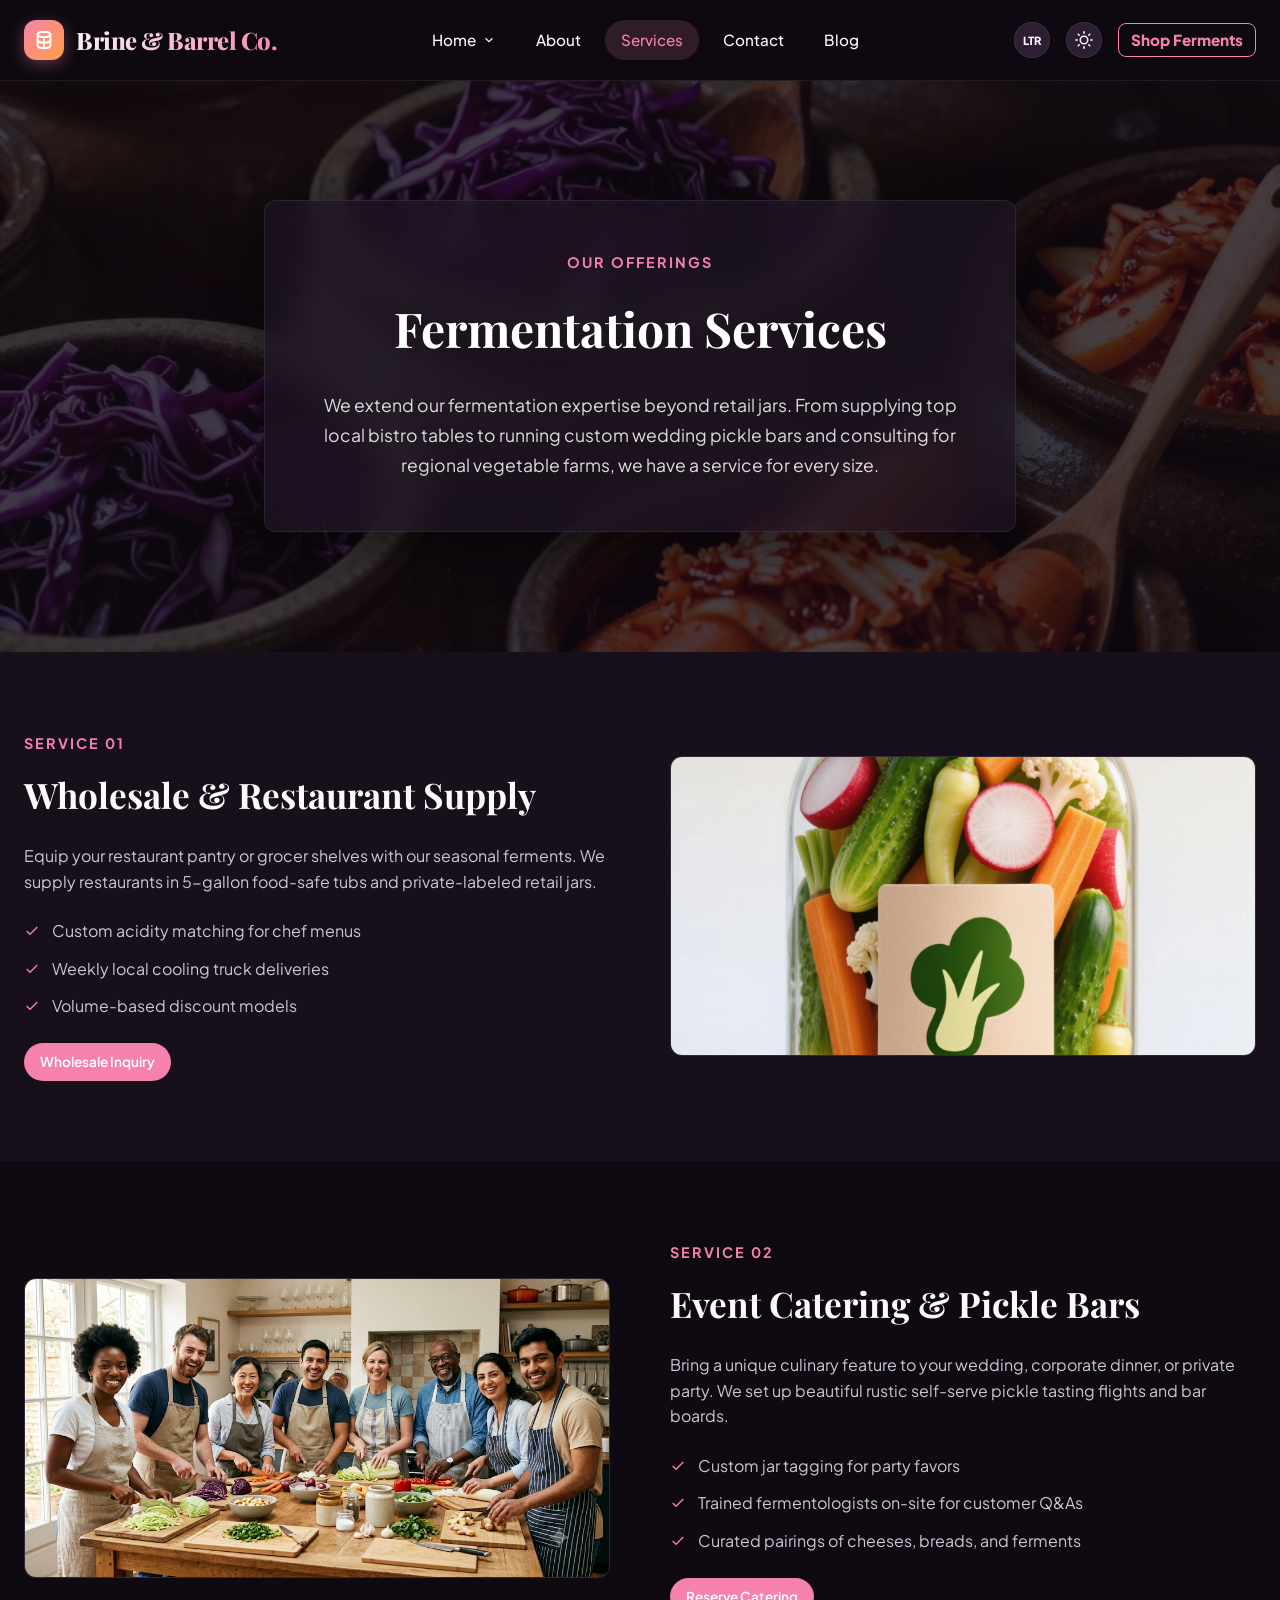
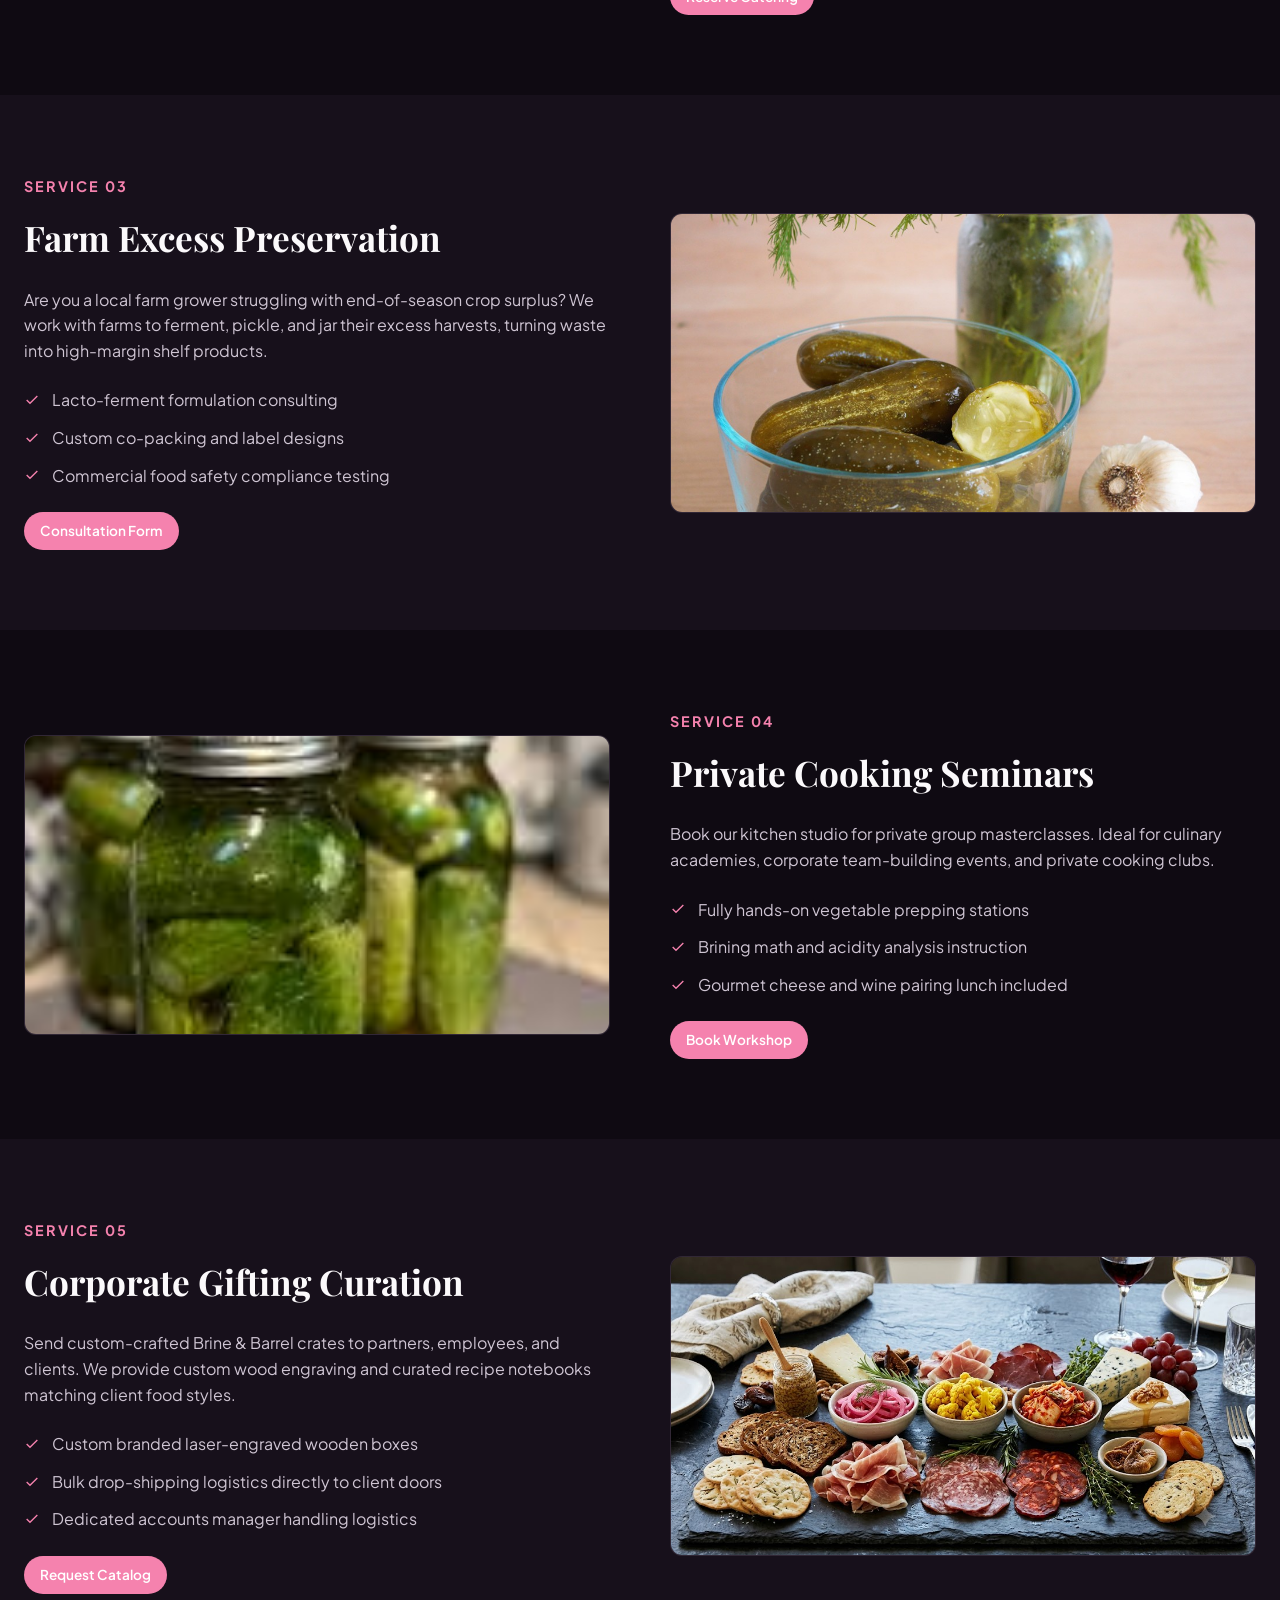
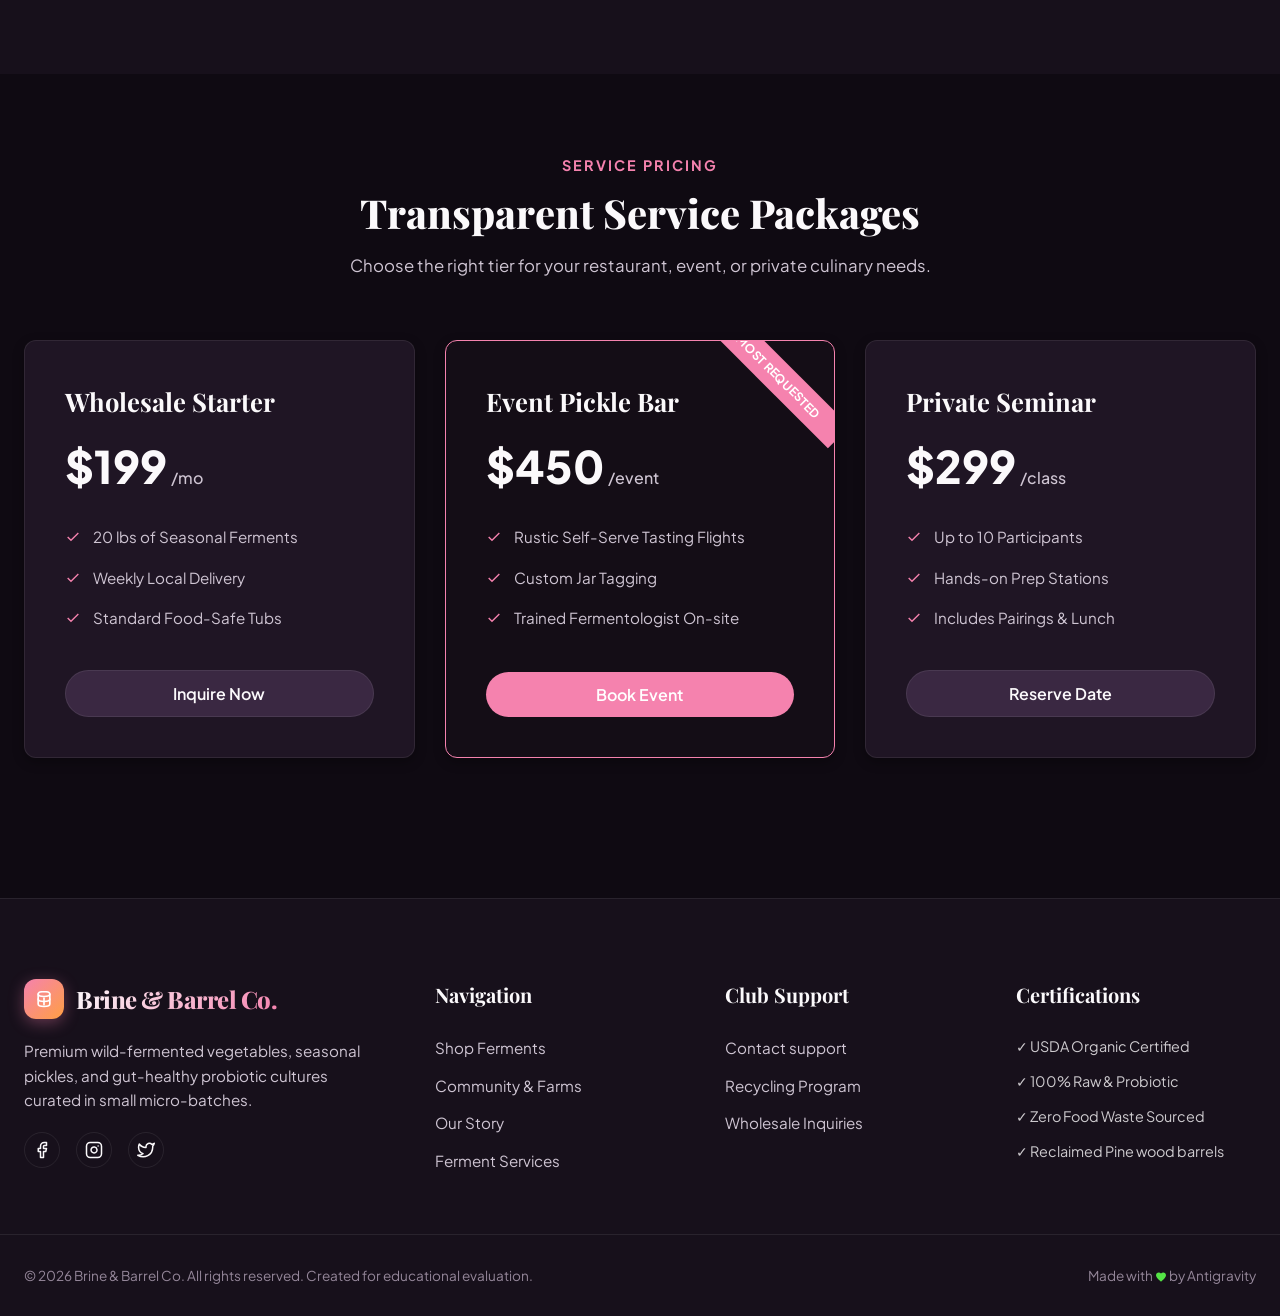
<file: services.html>
<!DOCTYPE html>
<html lang="en">

<head>
  <meta charset="UTF-8">
  <meta name="viewport" content="width=device-width, initial-scale=1.0">
  <title>Brine & Barrel Co. | Artisanal Ferments & Pickles</title>
  <meta name="description"
    content="Premium wild-fermented vegetables, seasonal pickles, monthly subscription boxes, and custom gift crates crafted with local organic ingredients.">
  <link rel="stylesheet" href="css/style.css">
  <link rel="icon" type="image/svg+xml"
    href="data:image/svg+xml,<svg xmlns='http://www.w3.org/2000/svg' viewBox='0 0 100 100'><rect width='100' height='100' rx='20' fill='%232c1a32'/><circle cx='50' cy='50' r='35' fill='%234caf50' opacity='0.15'/><path d='M38 22h24v8H38z' fill='%23d4af37'/><path d='M30 30h40v42a10 10 0 0 1-10 10H40a10 10 0 0 1-10-10V30z' fill='none' stroke='%234caf50' stroke-width='6'/><path d='M44 42v22M56 42v22' stroke='%234caf50' stroke-width='6' stroke-linecap='round'/></svg>">
</head>

<body>
  <script>
    if (localStorage.getItem('theme') === 'light') {
      document.body.classList.add('light-theme');
    }
  </script>

  <!-- --- HEADER & NAVIGATION --- -->
  <header>
    <div class="container nav-container">
      <a href="index.html" class="logo">
        <div class="logo-icon">
          <svg width="22" height="22" viewBox="0 0 24 24" fill="none" stroke="currentColor" stroke-width="2"
            stroke-linecap="round" stroke-linejoin="round" style="display: block;">
            <path d="M12 3c-3.87 0-7 1.34-7 3s3.13 3 7 3 7-1.34 7-3-3.13-3-7-3z"></path>
            <path d="M5 6v12c0 1.66 3.13 3 7 3s7-1.34 7-3V6"></path>
            <path d="M5 12c0 1.66 3.13 3 7 3s7-1.34 7-3"></path>
            <path d="M12 11v8"></path>
          </svg>
        </div>
        <span>Brine & Barrel Co.</span>
      </a>

      <nav>
        <ul class="nav-menu">
          <li class="nav-item">
            <a href="index.html" class="nav-link">
              Home
              <svg viewBox="0 0 24 24" fill="none" stroke="currentColor" stroke-width="2">
                <polyline points="6 9 12 15 18 9"></polyline>
              </svg>
            </a>
            <div class="dropdown-menu">
              <a href="index.html" class="dropdown-item">Home 1</a>
              <a href="home2.html" class="dropdown-item">Home 2</a>
            </div>
          </li>
          <li class="nav-item">
            <a href="about.html" class="nav-link">About</a>
          </li>
          <li class="nav-item active">
            <a href="services.html" class="nav-link">Services</a>
          </li>
          <li class="nav-item">
            <a href="contact.html" class="nav-link">Contact</a>
          </li>
          <li class="nav-item">
            <a href="blog.html" class="nav-link">Blog</a>
          </li>
          


          <!-- Mobile-only controls block inside nav-menu -->
          <li class="mobile-only-controls-li">
            <div class="mobile-only-controls">
              <a href="shop.html" class="nav-link" style="color: var(--primary); font-weight: 800; border: 1px solid var(--primary); border-radius: 8px; padding: 4px 12px; margin: 15px 0 0 0; justify-content: center;">Shop Ferments</a>
              <div
                style="display: flex; gap: 12px; margin-top: 15px; padding-top: 15px; border-top: 1px solid var(--border-color); width: 100%;">
                <!-- LTR/RTL Toggle -->
                <button class="dir-toggle-btn mobile-dir-toggle" aria-label="Toggle Layout Direction"
                  style="flex: 1; height: 44px; border-radius: 8px;">
                  <span class="dir-text">LTR</span>
                </button>

                <!-- Dark/Light theme toggle -->
                <button class="theme-toggle-btn mobile-theme-toggle" aria-label="Toggle Theme"
                  style="flex: 1; height: 44px; border-radius: 8px; justify-content: center;">
                  <!-- Sun icon -->
                  <svg class="sun-icon" viewBox="0 0 24 24" fill="none" stroke="currentColor" stroke-width="2"
                    stroke-linecap="round" stroke-linejoin="round" style="width: 20px; height: 20px;">
                    <circle cx="12" cy="12" r="5"></circle>
                    <line x1="12" y1="1" x2="12" y2="3"></line>
                    <line x1="12" y1="21" x2="12" y2="23"></line>
                    <line x1="4.22" y1="4.22" x2="5.64" y2="5.64"></line>
                    <line x1="18.36" y1="18.36" x2="19.78" y2="19.78"></line>
                    <line x1="1" y1="12" x2="3" y2="12"></line>
                    <line x1="21" y1="12" x2="23" y2="12"></line>
                    <line x1="4.22" y1="19.78" x2="5.64" y2="18.36"></line>
                    <line x1="18.36" y1="5.64" x2="19.78" y2="4.22"></line>
                  </svg>
                  <!-- Moon icon -->
                  <svg class="moon-icon" viewBox="0 0 24 24" fill="none" stroke="currentColor" stroke-width="2"
                    stroke-linecap="round" stroke-linejoin="round" style="width: 20px; height: 20px;">
                    <path d="M21 12.79A9 9 0 1 1 11.21 3 7 7 0 0 0 21 12.79z"></path>
                  </svg>
                </button>
              </div>

            </div>
          </li>
        </ul>
      </nav>

      <div class="nav-controls">
        <!-- LTR/RTL Toggle -->
        <button class="dir-toggle-btn" id="dir-toggle" aria-label="Toggle Layout Direction">
          <span class="dir-text">LTR</span>
        </button>

        <!-- Dark/Light theme toggle -->
        <button class="theme-toggle-btn" id="theme-toggle" aria-label="Toggle Theme">
          <!-- Sun icon -->
          <svg class="sun-icon" viewBox="0 0 24 24" fill="none" stroke="currentColor" stroke-width="2"
            stroke-linecap="round" stroke-linejoin="round">
            <circle cx="12" cy="12" r="5"></circle>
            <line x1="12" y1="1" x2="12" y2="3"></line>
            <line x1="12" y1="21" x2="12" y2="23"></line>
            <line x1="4.22" y1="4.22" x2="5.64" y2="5.64"></line>
            <line x1="18.36" y1="18.36" x2="19.78" y2="19.78"></line>
            <line x1="1" y1="12" x2="3" y2="12"></line>
            <line x1="21" y1="12" x2="23" y2="12"></line>
            <line x1="4.22" y1="19.78" x2="5.64" y2="18.36"></line>
            <line x1="18.36" y1="5.64" x2="19.78" y2="4.22"></line>
          </svg>
          <!-- Moon icon -->
          <svg class="moon-icon" viewBox="0 0 24 24" fill="none" stroke="currentColor" stroke-width="2"
            stroke-linecap="round" stroke-linejoin="round">
            <path d="M21 12.79A9 9 0 1 1 11.21 3 7 7 0 0 0 21 12.79z"></path>
          </svg>
        </button>

        <a href="shop.html" class="nav-link desktop-shop-btn" style="color: var(--primary); font-weight: 800; border: 1px solid var(--primary); border-radius: 8px; padding: 4px 12px; margin-left: 0;">Shop Ferments</a>

        <!-- Mobile Hamburger Menu Button -->
        <button class="hamburger-btn" id="hamburger-toggle" aria-label="Toggle Navigation Menu">
          <svg width="24" height="24" viewBox="0 0 24 24" fill="none" stroke="currentColor" stroke-width="2"
            stroke-linecap="round" stroke-linejoin="round" style="display: block;">
            <line x1="3" y1="12" x2="21" y2="12" class="line-mid"></line>
            <line x1="3" y1="6" x2="21" y2="6" class="line-top"></line>
            <line x1="3" y1="18" x2="21" y2="18" class="line-bot"></line>
          </svg>
        </button>
      </div>
    </div>
  </header>

  <!-- --- MAIN CONTENT VIEWS --- -->
  <main>
<div id="services-view" class="view-section active">

      <!-- Section 1: Services Hero -->
      <section id="svs1" class="services-hero-sec"
        style="background-image: url('z6.webp'); background-size: cover; background-position: center; position: relative; padding: 120px 0;">
        <div class="services-hero-overlay"
          style="position: absolute; top:0; left:0; width:100%; height:100%; background: rgba(15, 10, 18, 0.75); z-index: 1;">
        </div>
        <div class="container"
          style="position: relative; z-index: 2; max-width: 800px; text-align: center; margin: 0 auto;">
          <div class="services-hero-content"
            style="background: rgba(31, 21, 36, 0.7); backdrop-filter: blur(16px); border: 1px solid rgba(255,255,255,0.08); padding: 50px 40px; border-radius: var(--border-radius); box-shadow: var(--shadow-lg);">
            <span class="section-subtitle"
              style="color: var(--primary); font-weight: 700; text-transform: uppercase; letter-spacing: 2px; margin-bottom: 16px; display: block;">Our
              Offerings</span>
            <h2 style="font-family: var(--font-heading); font-size: 3rem; margin-bottom: 24px; color: #fff;">
              Fermentation Services</h2>
            <p style="color: rgba(255, 255, 255, 0.85); font-size: 1.1rem; line-height: 1.7; margin-bottom: 0;">We
              extend our fermentation expertise beyond retail jars. From supplying top local bistro tables to running
              custom wedding pickle bars and consulting for regional vegetable farms, we have a service for every size.
            </p>
          </div>
        </div>
      </section>

      <!-- Section 2: Wholesale & Custom Packing -->
      <section id="svs2">
        <div class="container">
          <div class="service-showcase-grid">
            <div class="service-info-col">
              <span class="section-subtitle">Service 01</span>
              <h3>Wholesale & Restaurant Supply</h3>
              <p style="color: var(--text-secondary);">Equip your restaurant pantry or grocer shelves with our seasonal
                ferments. We supply restaurants in 5-gallon food-safe tubs and private-labeled retail jars.</p>
              <ul class="service-feature-list">
                <li>
                  <svg viewBox="0 0 24 24" fill="none" stroke="currentColor" stroke-width="2">
                    <polyline points="20 6 9 17 4 12"></polyline>
                  </svg>
                  Custom acidity matching for chef menus
                </li>
                <li>
                  <svg viewBox="0 0 24 24" fill="none" stroke="currentColor" stroke-width="2">
                    <polyline points="20 6 9 17 4 12"></polyline>
                  </svg>
                  Weekly local cooling truck deliveries
                </li>
                <li>
                  <svg viewBox="0 0 24 24" fill="none" stroke="currentColor" stroke-width="2">
                    <polyline points="20 6 9 17 4 12"></polyline>
                  </svg>
                  Volume-based discount models
                </li>
              </ul>
              <a href="contact.html" class="btn btn-primary btn-sm">Wholesale Inquiry</a>
            </div>
            <div class="service-img-col" style="height: 300px; overflow: hidden; border-radius: var(--border-radius);">
              <img src="z16.png" alt="Wholesale & Restaurant Supply"
                style="width: 100%; height: 100%; object-fit: cover; display: block;">
            </div>
          </div>
        </div>
      </section>

      <!-- Section 3: Event Catering & Pickle Bars -->
      <section id="svs3">
        <div class="container">
          <div class="service-showcase-grid reverse">
            <div class="service-info-col">
              <span class="section-subtitle">Service 02</span>
              <h3>Event Catering & Pickle Bars</h3>
              <p style="color: var(--text-secondary);">Bring a unique culinary feature to your wedding, corporate
                dinner, or private party. We set up beautiful rustic self-serve pickle tasting flights and bar boards.
              </p>
              <ul class="service-feature-list">
                <li>
                  <svg viewBox="0 0 24 24" fill="none" stroke="currentColor" stroke-width="2">
                    <polyline points="20 6 9 17 4 12"></polyline>
                  </svg>
                  Custom jar tagging for party favors
                </li>
                <li>
                  <svg viewBox="0 0 24 24" fill="none" stroke="currentColor" stroke-width="2">
                    <polyline points="20 6 9 17 4 12"></polyline>
                  </svg>
                  Trained fermentologists on-site for customer Q&As
                </li>
                <li>
                  <svg viewBox="0 0 24 24" fill="none" stroke="currentColor" stroke-width="2">
                    <polyline points="20 6 9 17 4 12"></polyline>
                  </svg>
                  Curated pairings of cheeses, breads, and ferments
                </li>
              </ul>
              <a href="contact.html" class="btn btn-primary btn-sm">Reserve Catering</a>
            </div>
            <div class="service-img-col" style="height: 300px; overflow: hidden; border-radius: var(--border-radius);">
              <img src="new_services_classes.jpeg" style="width: 100%; height: 100%; object-fit: cover;">
            </div>
          </div>
        </div>
      </section>

      <!-- Section 4: Sourcing Consulting -->
      <section id="svs4">
        <div class="container">
          <div class="service-showcase-grid">
            <div class="service-info-col">
              <span class="section-subtitle">Service 03</span>
              <h3>Farm Excess Preservation</h3>
              <p style="color: var(--text-secondary);">Are you a local farm grower struggling with end-of-season crop
                surplus? We work with farms to ferment, pickle, and jar their excess harvests, turning waste into
                high-margin shelf products.</p>
              <ul class="service-feature-list">
                <li>
                  <svg viewBox="0 0 24 24" fill="none" stroke="currentColor" stroke-width="2">
                    <polyline points="20 6 9 17 4 12"></polyline>
                  </svg>
                  Lacto-ferment formulation consulting
                </li>
                <li>
                  <svg viewBox="0 0 24 24" fill="none" stroke="currentColor" stroke-width="2">
                    <polyline points="20 6 9 17 4 12"></polyline>
                  </svg>
                  Custom co-packing and label designs
                </li>
                <li>
                  <svg viewBox="0 0 24 24" fill="none" stroke="currentColor" stroke-width="2">
                    <polyline points="20 6 9 17 4 12"></polyline>
                  </svg>
                  Commercial food safety compliance testing
                </li>
              </ul>
              <a href="contact.html" class="btn btn-primary btn-sm">Consultation Form</a>
            </div>
            <div class="service-img-col" style="height: 300px; overflow: hidden; border-radius: var(--border-radius);">
              <img src="v3.jpg" alt="Farm Excess Preservation"
                style="width: 100%; height: 100%; object-fit: cover; display: block;">
            </div>
          </div>
        </div>
      </section>

      <!-- Section 5: Private Seminars -->
      <section id="svs5">
        <div class="container">
          <div class="service-showcase-grid reverse">
            <div class="service-info-col">
              <span class="section-subtitle">Service 04</span>
              <h3>Private Cooking Seminars</h3>
              <p style="color: var(--text-secondary);">Book our kitchen studio for private group masterclasses. Ideal
                for culinary academies, corporate team-building events, and private cooking clubs.</p>
              <ul class="service-feature-list">
                <li>
                  <svg viewBox="0 0 24 24" fill="none" stroke="currentColor" stroke-width="2">
                    <polyline points="20 6 9 17 4 12"></polyline>
                  </svg>
                  Fully hands-on vegetable prepping stations
                </li>
                <li>
                  <svg viewBox="0 0 24 24" fill="none" stroke="currentColor" stroke-width="2">
                    <polyline points="20 6 9 17 4 12"></polyline>
                  </svg>
                  Brining math and acidity analysis instruction
                </li>
                <li>
                  <svg viewBox="0 0 24 24" fill="none" stroke="currentColor" stroke-width="2">
                    <polyline points="20 6 9 17 4 12"></polyline>
                  </svg>
                  Gourmet cheese and wine pairing lunch included
                </li>
              </ul>
              <a href="contact.html" class="btn btn-primary btn-sm">Book Workshop</a>
            </div>
            <div class="service-img-col" style="height: 300px; overflow: hidden; border-radius: var(--border-radius);">
              <img src="v5.jpg" alt="Private Cooking Seminars"
                style="width: 100%; height: 100%; object-fit: cover; display: block;">
            </div>
          </div>
        </div>
      </section>

      <!-- Section 6: Corporate Gifting Curation -->
      <section id="svs6">
        <div class="container">
          <div class="service-showcase-grid">
            <div class="service-info-col">
              <span class="section-subtitle">Service 05</span>
              <h3>Corporate Gifting Curation</h3>
              <p style="color: var(--text-secondary);">Send custom-crafted Brine & Barrel crates to partners, employees,
                and clients. We provide custom wood engraving and curated recipe notebooks matching client food styles.
              </p>
              <ul class="service-feature-list">
                <li>
                  <svg viewBox="0 0 24 24" fill="none" stroke="currentColor" stroke-width="2">
                    <polyline points="20 6 9 17 4 12"></polyline>
                  </svg>
                  Custom branded laser-engraved wooden boxes
                </li>
                <li>
                  <svg viewBox="0 0 24 24" fill="none" stroke="currentColor" stroke-width="2">
                    <polyline points="20 6 9 17 4 12"></polyline>
                  </svg>
                  Bulk drop-shipping logistics directly to client doors
                </li>
                <li>
                  <svg viewBox="0 0 24 24" fill="none" stroke="currentColor" stroke-width="2">
                    <polyline points="20 6 9 17 4 12"></polyline>
                  </svg>
                  Dedicated accounts manager handling logistics
                </li>
              </ul>
              <a href="contact.html" class="btn btn-primary btn-sm">Request Catalog</a>
            </div>
            <div class="service-img-col" style="height: 300px; overflow: hidden; border-radius: var(--border-radius);">
              <img src="new_services_catering.jpeg" style="width: 100%; height: 100%; object-fit: cover;">
            </div>
          </div>
        </div>
      </section>
      <!-- Section 7: Services Pricing -->
      <section id="svs7" class="pricing-sec" style="margin-bottom: 60px;">
        <div class="container">
          <div class="section-header">
            <span class="section-subtitle">Service Pricing</span>
            <h2 class="section-title">Transparent Service Packages</h2>
            <p class="section-desc">Choose the right tier for your restaurant, event, or private culinary needs.</p>
          </div>

          <div class="pricing-grid">
            <!-- Card 1 -->
            <div class="pricing-card">
              <span class="pricing-title">Wholesale Starter</span>
              <div class="pricing-price">$199<span>/mo</span></div>
              <ul class="pricing-features">
                <li class="pricing-feature">
                  <svg viewBox="0 0 24 24" fill="none" stroke="currentColor" stroke-width="2">
                    <polyline points="20 6 9 17 4 12"></polyline>
                  </svg>
                  20 lbs of Seasonal Ferments
                </li>
                <li class="pricing-feature">
                  <svg viewBox="0 0 24 24" fill="none" stroke="currentColor" stroke-width="2">
                    <polyline points="20 6 9 17 4 12"></polyline>
                  </svg>
                  Weekly Local Delivery
                </li>
                <li class="pricing-feature">
                  <svg viewBox="0 0 24 24" fill="none" stroke="currentColor" stroke-width="2">
                    <polyline points="20 6 9 17 4 12"></polyline>
                  </svg>
                  Standard Food-Safe Tubs
                </li>
              </ul>
              <button class="btn btn-secondary"
                onclick="window.location.href='contact.html';">Inquire Now</button>
            </div>

            <!-- Card 2 -->
            <div class="pricing-card popular">
              <span class="popular-badge">Most Requested</span>
              <span class="pricing-title">Event Pickle Bar</span>
              <div class="pricing-price">$450<span>/event</span></div>
              <ul class="pricing-features">
                <li class="pricing-feature">
                  <svg viewBox="0 0 24 24" fill="none" stroke="currentColor" stroke-width="2">
                    <polyline points="20 6 9 17 4 12"></polyline>
                  </svg>
                  Rustic Self-Serve Tasting Flights
                </li>
                <li class="pricing-feature">
                  <svg viewBox="0 0 24 24" fill="none" stroke="currentColor" stroke-width="2">
                    <polyline points="20 6 9 17 4 12"></polyline>
                  </svg>
                  Custom Jar Tagging
                </li>
                <li class="pricing-feature">
                  <svg viewBox="0 0 24 24" fill="none" stroke="currentColor" stroke-width="2">
                    <polyline points="20 6 9 17 4 12"></polyline>
                  </svg>
                  Trained Fermentologist On-site
                </li>
              </ul>
              <button class="btn btn-primary"
                onclick="window.location.href='contact.html';">Book Event</button>
            </div>

            <!-- Card 3 -->
            <div class="pricing-card">
              <span class="pricing-title">Private Seminar</span>
              <div class="pricing-price">$299<span>/class</span></div>
              <ul class="pricing-features">
                <li class="pricing-feature">
                  <svg viewBox="0 0 24 24" fill="none" stroke="currentColor" stroke-width="2">
                    <polyline points="20 6 9 17 4 12"></polyline>
                  </svg>
                  Up to 10 Participants
                </li>
                <li class="pricing-feature">
                  <svg viewBox="0 0 24 24" fill="none" stroke="currentColor" stroke-width="2">
                    <polyline points="20 6 9 17 4 12"></polyline>
                  </svg>
                  Hands-on Prep Stations
                </li>
                <li class="pricing-feature">
                  <svg viewBox="0 0 24 24" fill="none" stroke="currentColor" stroke-width="2">
                    <polyline points="20 6 9 17 4 12"></polyline>
                  </svg>
                  Includes Pairings & Lunch
                </li>
              </ul>
              <button class="btn btn-secondary"
                onclick="window.location.href='contact.html';">Reserve Date</button>
            </div>
          </div>
        </div>
      </section>

    </div>

    <!-- ==================== CONTACT VIEW ==================== -->
</main>

  <!-- --- TOAST CONTAINER (For alert overlays) --- -->
  <div class="toast-container" id="toast-container"></div>



  <!-- --- FOOTER --- -->
  <footer>
    <div class="container footer-grid">
      <div class="footer-col">
        <div class="logo" style="margin-bottom: 20px;">
          <div class="logo-icon">
            <svg width="20" height="20" viewBox="0 0 24 24" fill="none" stroke="currentColor" stroke-width="2"
              stroke-linecap="round" stroke-linejoin="round" style="display: block;">
              <path d="M12 3c-3.87 0-7 1.34-7 3s3.13 3 7 3 7-1.34 7-3-3.13-3-7-3z"></path>
              <path d="M5 6v12c0 1.66 3.13 3 7 3s7-1.34 7-3V6"></path>
              <path d="M5 12c0 1.66 3.13 3 7 3s7-1.34 7-3"></path>
              <path d="M12 11v8"></path>
            </svg>
          </div>
          <span>Brine & Barrel Co.</span>
        </div>
        <p>Premium wild-fermented vegetables, seasonal pickles, and gut-healthy probiotic cultures curated in small
          micro-batches.</p>
        <div class="social-links">
          <a href="#" class="social-link" aria-label="Facebook">
            <svg width="18" height="18" viewBox="0 0 24 24" fill="none" stroke="currentColor" stroke-width="2"
              stroke-linecap="round" stroke-linejoin="round" style="display: block;">
              <path d="M18 2h-3a5 5 0 0 0-5 5v3H7v4h3v8h4v-8h3l1-4h-4V7a1 1 0 0 1 1-1h3z"></path>
            </svg>
          </a>
          <a href="#" class="social-link" aria-label="Instagram">
            <svg width="18" height="18" viewBox="0 0 24 24" fill="none" stroke="currentColor" stroke-width="2"
              stroke-linecap="round" stroke-linejoin="round" style="display: block;">
              <rect x="2" y="2" width="20" height="20" rx="5" ry="5"></rect>
              <path d="M16 11.37A4 4 0 1 1 12.63 8 4 4 0 0 1 16 11.37z"></path>
              <line x1="17.5" y1="6.5" x2="17.51" y2="6.5"></line>
            </svg>
          </a>
          <a href="#" class="social-link" aria-label="Twitter">
            <svg width="18" height="18" viewBox="0 0 24 24" fill="none" stroke="currentColor" stroke-width="2"
              stroke-linecap="round" stroke-linejoin="round" style="display: block;">
              <path
                d="M23 3a10.9 10.9 0 0 1-3.14 1.53 4.48 4.48 0 0 0-7.86 3v1A10.66 10.66 0 0 1 3 4s-4 9 5 13a11.64 11.64 0 0 1-7 2c9 5 20 0 20-11.5a4.5 4.5 0 0 0-.08-.83A7.72 7.72 0 0 0 23 3z">
              </path>
            </svg>
          </a>
        </div>
      </div>

      <div class="footer-col">
        <h4>Navigation</h4>
        <ul class="footer-links">
          <li><a href="index.html">Shop Ferments</a></li>
          <li><a href="home2.html">Community & Farms</a></li>
          <li><a href="about.html">Our Story</a></li>
          <li><a href="services.html">Ferment Services</a></li>
        </ul>
      </div>

      <div class="footer-col">
        <h4>Club Support</h4>
        <ul class="footer-links">
          <li><a href="contact.html">Contact support</a></li>
          <li><a href="contact.html">Recycling Program</a></li>
          <li><a href="contact.html">Wholesale Inquiries</a></li>
        </ul>
      </div>

      <div class="footer-col">
        <h4>Certifications</h4>
        <ul class="footer-links" style="opacity: 0.8; font-size: 0.9rem;">
          <li>✓ USDA Organic Certified</li>
          <li>✓ 100% Raw & Probiotic</li>
          <li>✓ Zero Food Waste Sourced</li>
          <li>✓ Reclaimed Pine wood barrels</li>
        </ul>
      </div>
    </div>

    <div class="container footer-bottom">
      <span>&copy; 2026 Brine & Barrel Co. All rights reserved. Created for educational evaluation.</span>
      <span>Made with <svg width="12" height="12" viewBox="0 0 24 24" fill="currentColor" stroke="none"
          style="display: inline-block; vertical-align: middle; color: var(--success);">
          <path
            d="M12 21.35l-1.45-1.32C5.4 15.36 2 12.28 2 8.5 2 5.42 4.42 3 7.5 3c1.74 0 3.41.81 4.5 2.09C13.09 3.81 14.76 3 16.5 3 19.58 3 22 5.42 22 8.5c0 3.78-3.4 6.86-8.55 11.54L12 21.35z">
          </path>
        </svg> by Antigravity</span>
    </div>
  </footer>

  <script src="js/script.js"></script>
</body>

</html>
</file>
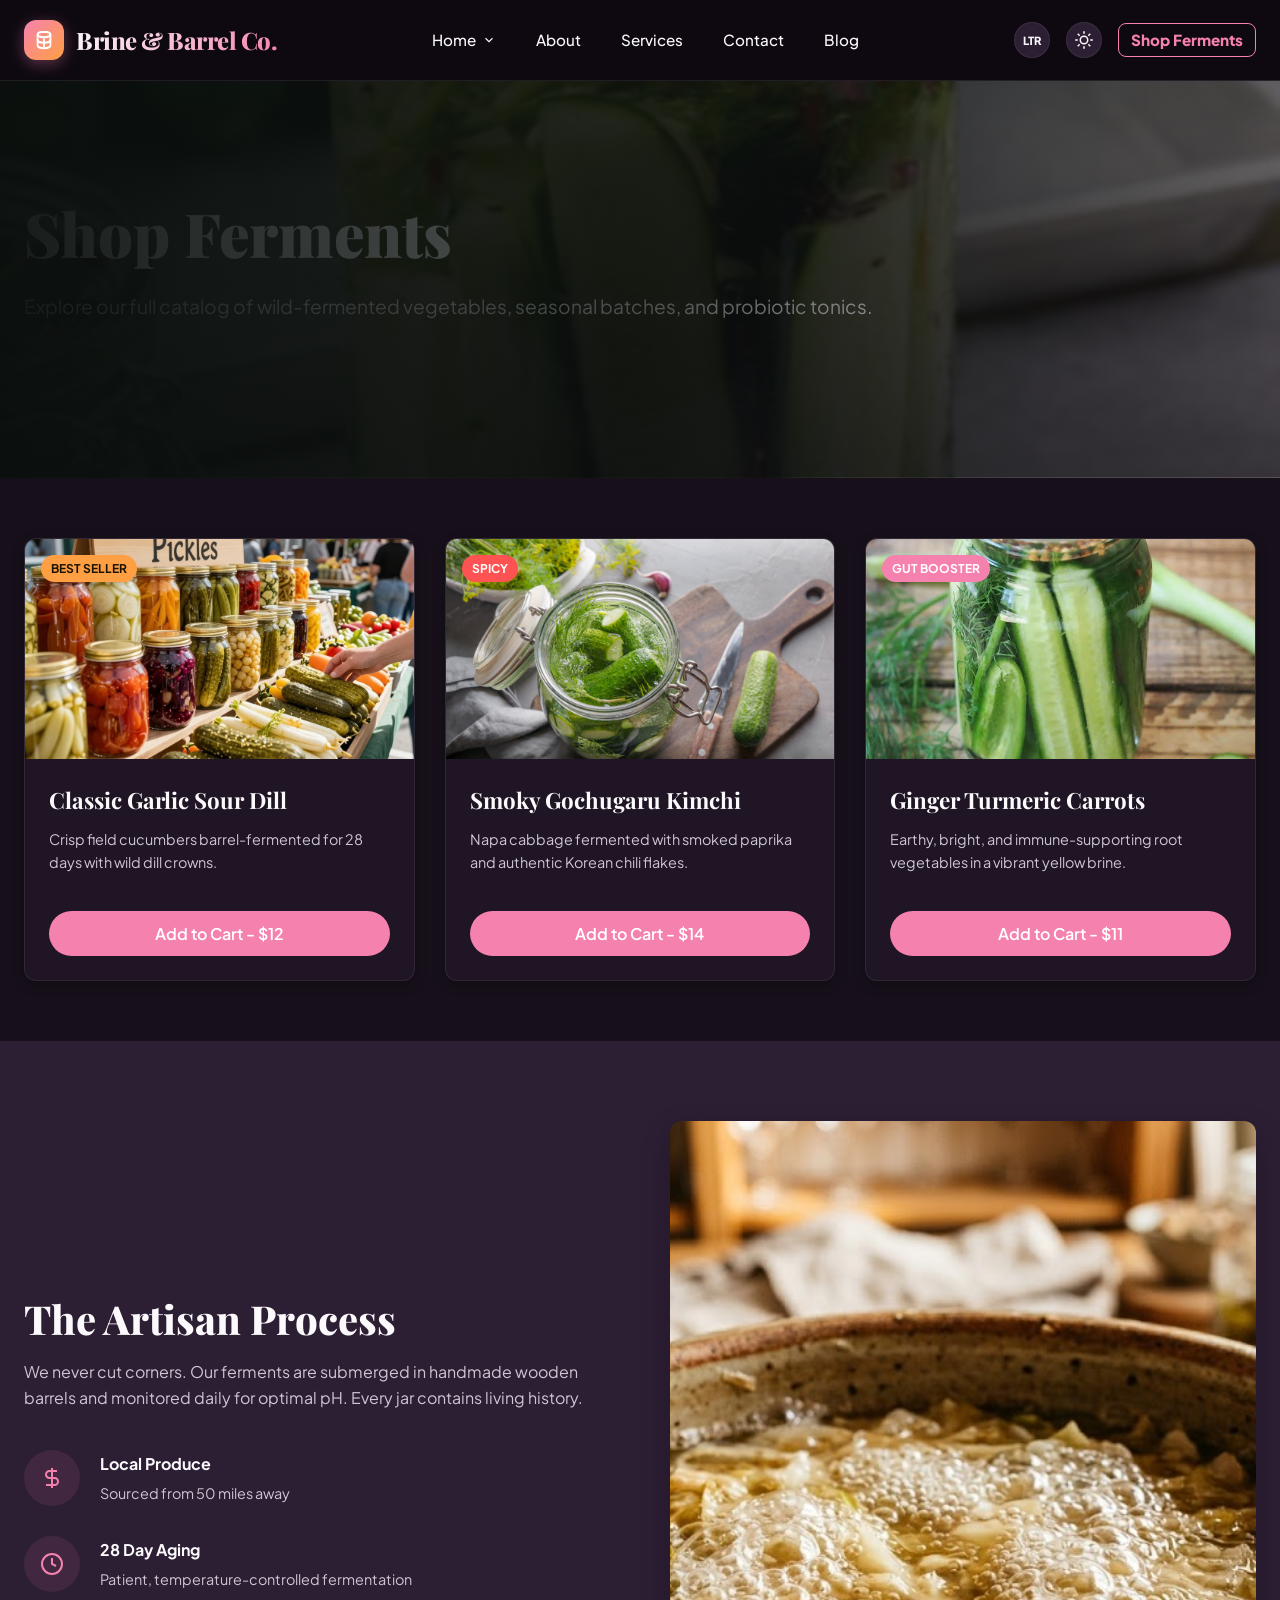
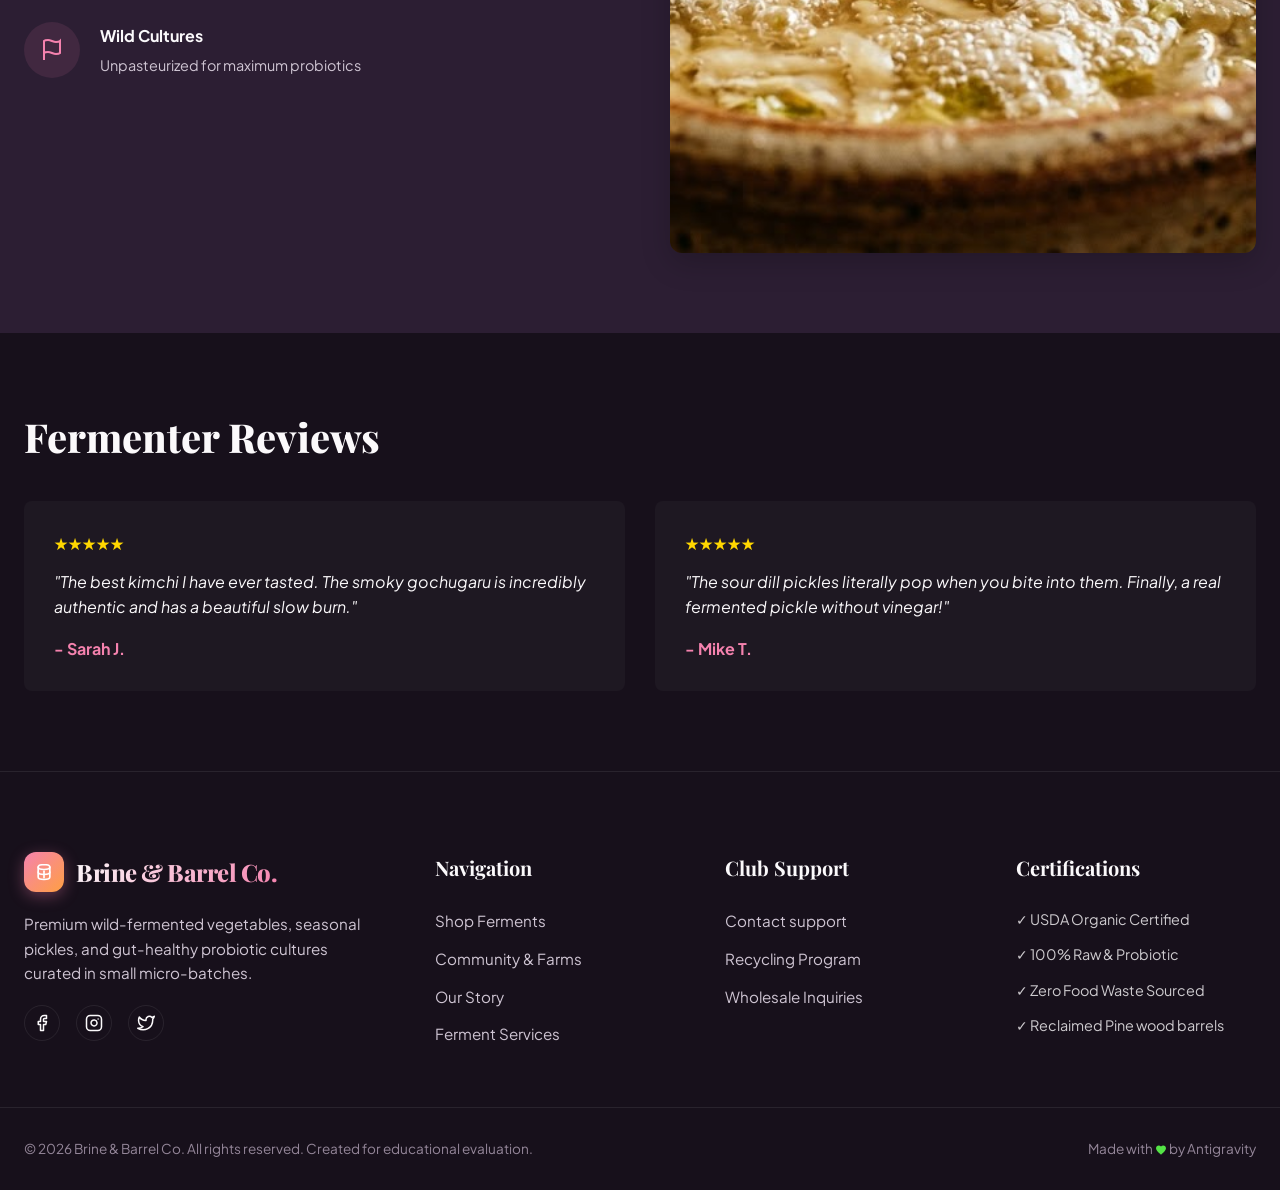
<file: shop.html>
<!DOCTYPE html>
<html lang="en">

<head>
  <meta charset="UTF-8">
  <meta name="viewport" content="width=device-width, initial-scale=1.0">
  <title>Brine & Barrel Co. | Artisanal Ferments & Pickles</title>
  <meta name="description"
    content="Premium wild-fermented vegetables, seasonal pickles, monthly subscription boxes, and custom gift crates crafted with local organic ingredients.">
  <link rel="stylesheet" href="css/style.css">
  <link rel="icon" type="image/svg+xml"
    href="data:image/svg+xml,<svg xmlns='http://www.w3.org/2000/svg' viewBox='0 0 100 100'><rect width='100' height='100' rx='20' fill='%232c1a32'/><circle cx='50' cy='50' r='35' fill='%234caf50' opacity='0.15'/><path d='M38 22h24v8H38z' fill='%23d4af37'/><path d='M30 30h40v42a10 10 0 0 1-10 10H40a10 10 0 0 1-10-10V30z' fill='none' stroke='%234caf50' stroke-width='6'/><path d='M44 42v22M56 42v22' stroke='%234caf50' stroke-width='6' stroke-linecap='round'/></svg>">
</head>

<body>
  <script>
    if (localStorage.getItem('theme') === 'light') {
      document.body.classList.add('light-theme');
    }
  </script>

  <!-- --- HEADER & NAVIGATION --- -->
  <header>
    <div class="container nav-container">
      <a href="index.html" class="logo">
        <div class="logo-icon">
          <svg width="22" height="22" viewBox="0 0 24 24" fill="none" stroke="currentColor" stroke-width="2"
            stroke-linecap="round" stroke-linejoin="round" style="display: block;">
            <path d="M12 3c-3.87 0-7 1.34-7 3s3.13 3 7 3 7-1.34 7-3-3.13-3-7-3z"></path>
            <path d="M5 6v12c0 1.66 3.13 3 7 3s7-1.34 7-3V6"></path>
            <path d="M5 12c0 1.66 3.13 3 7 3s7-1.34 7-3"></path>
            <path d="M12 11v8"></path>
          </svg>
        </div>
        <span>Brine & Barrel Co.</span>
      </a>

      <nav>
        <ul class="nav-menu">
          <li class="nav-item">
            <a href="index.html" class="nav-link">
              Home
              <svg viewBox="0 0 24 24" fill="none" stroke="currentColor" stroke-width="2">
                <polyline points="6 9 12 15 18 9"></polyline>
              </svg>
            </a>
            <div class="dropdown-menu">
              <a href="index.html" class="dropdown-item">Home 1</a>
              <a href="home2.html" class="dropdown-item">Home 2</a>
            </div>
          </li>
          <li class="nav-item">
            <a href="about.html" class="nav-link">About</a>
          </li>
          <li class="nav-item">
            <a href="services.html" class="nav-link">Services</a>
          </li>
          <li class="nav-item">
            <a href="contact.html" class="nav-link">Contact</a>
          </li>
          <li class="nav-item">
            <a href="blog.html" class="nav-link">Blog</a>
          </li>
          

          

          <!-- Mobile-only controls block inside nav-menu -->
          <li class="mobile-only-controls-li">
            <div class="mobile-only-controls">
              <a href="shop.html" class="nav-link" style="color: var(--primary); font-weight: 800; border: 1px solid var(--primary); border-radius: 8px; padding: 4px 12px; margin: 15px 0 0 0; justify-content: center;">Shop Ferments</a>
              <div
                style="display: flex; gap: 12px; margin-top: 15px; padding-top: 15px; border-top: 1px solid var(--border-color); width: 100%;">
                <!-- LTR/RTL Toggle -->
                <button class="dir-toggle-btn mobile-dir-toggle" aria-label="Toggle Layout Direction"
                  style="flex: 1; height: 44px; border-radius: 8px;">
                  <span class="dir-text">LTR</span>
                </button>

                <!-- Dark/Light theme toggle -->
                <button class="theme-toggle-btn mobile-theme-toggle" aria-label="Toggle Theme"
                  style="flex: 1; height: 44px; border-radius: 8px; justify-content: center;">
                  <!-- Sun icon -->
                  <svg class="sun-icon" viewBox="0 0 24 24" fill="none" stroke="currentColor" stroke-width="2"
                    stroke-linecap="round" stroke-linejoin="round" style="width: 20px; height: 20px;">
                    <circle cx="12" cy="12" r="5"></circle>
                    <line x1="12" y1="1" x2="12" y2="3"></line>
                    <line x1="12" y1="21" x2="12" y2="23"></line>
                    <line x1="4.22" y1="4.22" x2="5.64" y2="5.64"></line>
                    <line x1="18.36" y1="18.36" x2="19.78" y2="19.78"></line>
                    <line x1="1" y1="12" x2="3" y2="12"></line>
                    <line x1="21" y1="12" x2="23" y2="12"></line>
                    <line x1="4.22" y1="19.78" x2="5.64" y2="18.36"></line>
                    <line x1="18.36" y1="5.64" x2="19.78" y2="4.22"></line>
                  </svg>
                  <!-- Moon icon -->
                  <svg class="moon-icon" viewBox="0 0 24 24" fill="none" stroke="currentColor" stroke-width="2"
                    stroke-linecap="round" stroke-linejoin="round" style="width: 20px; height: 20px;">
                    <path d="M21 12.79A9 9 0 1 1 11.21 3 7 7 0 0 0 21 12.79z"></path>
                  </svg>
                </button>
              </div>

            </div>
          </li>
        </ul>
      </nav>

      <div class="nav-controls">
        <!-- LTR/RTL Toggle -->
        <button class="dir-toggle-btn" id="dir-toggle" aria-label="Toggle Layout Direction">
          <span class="dir-text">LTR</span>
        </button>

        <!-- Dark/Light theme toggle -->
        <button class="theme-toggle-btn" id="theme-toggle" aria-label="Toggle Theme">
          <!-- Sun icon -->
          <svg class="sun-icon" viewBox="0 0 24 24" fill="none" stroke="currentColor" stroke-width="2"
            stroke-linecap="round" stroke-linejoin="round">
            <circle cx="12" cy="12" r="5"></circle>
            <line x1="12" y1="1" x2="12" y2="3"></line>
            <line x1="12" y1="21" x2="12" y2="23"></line>
            <line x1="4.22" y1="4.22" x2="5.64" y2="5.64"></line>
            <line x1="18.36" y1="18.36" x2="19.78" y2="19.78"></line>
            <line x1="1" y1="12" x2="3" y2="12"></line>
            <line x1="21" y1="12" x2="23" y2="12"></line>
            <line x1="4.22" y1="19.78" x2="5.64" y2="18.36"></line>
            <line x1="18.36" y1="5.64" x2="19.78" y2="4.22"></line>
          </svg>
          <!-- Moon icon -->
          <svg class="moon-icon" viewBox="0 0 24 24" fill="none" stroke="currentColor" stroke-width="2"
            stroke-linecap="round" stroke-linejoin="round">
            <path d="M21 12.79A9 9 0 1 1 11.21 3 7 7 0 0 0 21 12.79z"></path>
          </svg>
        </button>

        <a href="shop.html" class="nav-link desktop-shop-btn" style="color: var(--primary); font-weight: 800; border: 1px solid var(--primary); border-radius: 8px; padding: 4px 12px; margin-left: 0;">Shop Ferments</a>

        <!-- Mobile Hamburger Menu Button -->
        <button class="hamburger-btn" id="hamburger-toggle" aria-label="Toggle Navigation Menu">
          <svg width="24" height="24" viewBox="0 0 24 24" fill="none" stroke="currentColor" stroke-width="2"
            stroke-linecap="round" stroke-linejoin="round" style="display: block;">
            <line x1="3" y1="12" x2="21" y2="12" class="line-mid"></line>
            <line x1="3" y1="6" x2="21" y2="6" class="line-top"></line>
            <line x1="3" y1="18" x2="21" y2="18" class="line-bot"></line>
          </svg>
        </button>
      </div>
    </div>
  </header>

  <!-- --- MAIN CONTENT VIEWS --- -->
  <main>

<div id="shop-view" class="view-section active">
  <section class="hero-1" style="background-image: linear-gradient(rgba(15, 10, 18, 0.6), rgba(15, 10, 18, 0.8)), url('v4.jpg'); background-size: cover; background-position: center; padding: 120px 0;">
    <div class="container text-center">
      <h1 class="hero-title" style="color: #ffffff;">Shop Ferments</h1>
      <p class="hero-desc" style="color: rgba(255, 255, 255, 0.9);">Explore our full catalog of wild-fermented vegetables, seasonal batches, and probiotic tonics.</p>
    </div>
  </section>

  <!-- Section 2: Products -->
  <section style="padding: 60px 0;">
    <div class="container">
      <div class="varieties-grid">
        <div class="product-card">
          <div class="product-img-container">
            <span class="product-tag">Best Seller</span>
            <img src="zz1.webp" alt="Classic Garlic Sour Dill Pickles" class="product-img" style="width: 100%; height: 250px; object-fit: cover; display: block;">
          </div>
          <div class="product-body">
            <h3 class="product-title">Classic Garlic Sour Dill</h3>
            <p class="product-desc">Crisp field cucumbers barrel-fermented for 28 days with wild dill crowns.</p>
            <button class="btn btn-primary" style="width: 100%; margin-top: 16px;">Add to Cart - $12</button>
          </div>
        </div>

        <div class="product-card">
          <div class="product-img-container">
            <span class="product-tag" style="background-color: var(--danger); color: white;">Spicy</span>
            <img src="v1.jpg" alt="Smoky Gochugaru Kimchi" class="product-img" style="width: 100%; height: 250px; object-fit: cover; display: block;">
          </div>
          <div class="product-body">
            <h3 class="product-title">Smoky Gochugaru Kimchi</h3>
            <p class="product-desc">Napa cabbage fermented with smoked paprika and authentic Korean chili flakes.</p>
            <button class="btn btn-primary" style="width: 100%; margin-top: 16px;">Add to Cart - $14</button>
          </div>
        </div>

        <div class="product-card">
          <div class="product-img-container">
            <span class="product-tag" style="background-color: var(--primary); color: white;">Gut Booster</span>
            <img src="v2.webp" alt="Ginger Turmeric Carrots" class="product-img" style="width: 100%; height: 250px; object-fit: cover; display: block;">
          </div>
          <div class="product-body">
            <h3 class="product-title">Ginger Turmeric Carrots</h3>
            <p class="product-desc">Earthy, bright, and immune-supporting root vegetables in a vibrant yellow brine.</p>
            <button class="btn btn-primary" style="width: 100%; margin-top: 16px;">Add to Cart - $11</button>
          </div>
        </div>
      </div>
    </div>
  </section>

  <!-- Section 3: Process -->
  <section style="background: var(--surface-secondary); padding: 80px 0;">
    <div class="container">
      <div style="display: grid; grid-template-columns: repeat(auto-fit, minmax(300px, 1fr)); gap: 60px; align-items: center;">
        
        <div>
          <h2 class="section-title">The Artisan Process</h2>
          <p style="color: var(--text-secondary); margin-bottom: 40px; line-height: 1.6;">We never cut corners. Our ferments are submerged in handmade wooden barrels and monitored daily for optimal pH. Every jar contains living history.</p>
          
          <div style="display: grid; gap: 30px;">
            <div style="display: flex; align-items: center; gap: 20px;">
              <div style="width: 56px; height: 56px; border-radius: 50%; background: rgba(var(--primary-rgb), 0.1); color: var(--primary); display: flex; align-items: center; justify-content: center; flex-shrink: 0;"><svg width="24" height="24" viewBox="0 0 24 24" fill="none" stroke="currentColor" stroke-width="2"><path d="M12 2v20M17 5H9.5a3.5 3.5 0 0 0 0 7h5a3.5 3.5 0 0 1 0 7H6"></path></svg></div>
              <div>
                <h4 style="margin: 0 0 4px 0;">Local Produce</h4>
                <span style="color: var(--text-secondary); font-size: 0.9rem;">Sourced from 50 miles away</span>
              </div>
            </div>
            
            <div style="display: flex; align-items: center; gap: 20px;">
              <div style="width: 56px; height: 56px; border-radius: 50%; background: rgba(var(--primary-rgb), 0.1); color: var(--primary); display: flex; align-items: center; justify-content: center; flex-shrink: 0;"><svg width="24" height="24" viewBox="0 0 24 24" fill="none" stroke="currentColor" stroke-width="2"><circle cx="12" cy="12" r="10"></circle><polyline points="12 6 12 12 16 14"></polyline></svg></div>
              <div>
                <h4 style="margin: 0 0 4px 0;">28 Day Aging</h4>
                <span style="color: var(--text-secondary); font-size: 0.9rem;">Patient, temperature-controlled fermentation</span>
              </div>
            </div>
            
            <div style="display: flex; align-items: center; gap: 20px;">
              <div style="width: 56px; height: 56px; border-radius: 50%; background: rgba(var(--primary-rgb), 0.1); color: var(--primary); display: flex; align-items: center; justify-content: center; flex-shrink: 0;"><svg width="24" height="24" viewBox="0 0 24 24" fill="none" stroke="currentColor" stroke-width="2"><path d="M4 15s1-1 4-1 5 2 8 2 4-1 4-1V3s-1 1-4 1-5-2-8-2-4 1-4 1zM4 22v-7"></path></svg></div>
              <div>
                <h4 style="margin: 0 0 4px 0;">Wild Cultures</h4>
                <span style="color: var(--text-secondary); font-size: 0.9rem;">Unpasteurized for maximum probiotics</span>
              </div>
            </div>
          </div>
        </div>

        <div style="border-radius: var(--border-radius); overflow: hidden; box-shadow: 0 10px 30px rgba(0,0,0,0.2);">
          <img src="new_shop_process.jpeg" alt="Artisan Fermentation Process" style="width: 100%; display: block; aspect-ratio: 4/5; object-fit: cover;">
        </div>

      </div>
    </div>
  </section>

  <!-- Section 4: Reviews -->
  <section style="padding: 80px 0;">
    <div class="container">
      <h2 class="section-title text-center">Fermenter Reviews</h2>
      <div style="display: grid; grid-template-columns: repeat(auto-fit, minmax(300px, 1fr)); gap: 30px; margin-top: 40px;">
        <div style="background: rgba(255,255,255,0.03); padding: 30px; border-radius: 8px;">
          <div style="color: #FFD700; margin-bottom: 12px;">★★★★★</div>
          <p style="font-style: italic;">"The best kimchi I have ever tasted. The smoky gochugaru is incredibly authentic and has a beautiful slow burn."</p>
          <span style="display: block; margin-top: 16px; font-weight: bold; color: var(--primary);">- Sarah J.</span>
        </div>
        <div style="background: rgba(255,255,255,0.03); padding: 30px; border-radius: 8px;">
          <div style="color: #FFD700; margin-bottom: 12px;">★★★★★</div>
          <p style="font-style: italic;">"The sour dill pickles literally pop when you bite into them. Finally, a real fermented pickle without vinegar!"</p>
          <span style="display: block; margin-top: 16px; font-weight: bold; color: var(--primary);">- Mike T.</span>
        </div>
      </div>
    </div>
  </section>
</div>

</main>

  <!-- --- TOAST CONTAINER (For alert overlays) --- -->
  <div class="toast-container" id="toast-container"></div>



  <!-- --- FOOTER --- -->
  <footer>
    <div class="container footer-grid">
      <div class="footer-col">
        <div class="logo" style="margin-bottom: 20px;">
          <div class="logo-icon">
            <svg width="20" height="20" viewBox="0 0 24 24" fill="none" stroke="currentColor" stroke-width="2"
              stroke-linecap="round" stroke-linejoin="round" style="display: block;">
              <path d="M12 3c-3.87 0-7 1.34-7 3s3.13 3 7 3 7-1.34 7-3-3.13-3-7-3z"></path>
              <path d="M5 6v12c0 1.66 3.13 3 7 3s7-1.34 7-3V6"></path>
              <path d="M5 12c0 1.66 3.13 3 7 3s7-1.34 7-3"></path>
              <path d="M12 11v8"></path>
            </svg>
          </div>
          <span>Brine & Barrel Co.</span>
        </div>
        <p>Premium wild-fermented vegetables, seasonal pickles, and gut-healthy probiotic cultures curated in small
          micro-batches.</p>
        <div class="social-links">
          <a href="#" class="social-link" aria-label="Facebook">
            <svg width="18" height="18" viewBox="0 0 24 24" fill="none" stroke="currentColor" stroke-width="2"
              stroke-linecap="round" stroke-linejoin="round" style="display: block;">
              <path d="M18 2h-3a5 5 0 0 0-5 5v3H7v4h3v8h4v-8h3l1-4h-4V7a1 1 0 0 1 1-1h3z"></path>
            </svg>
          </a>
          <a href="#" class="social-link" aria-label="Instagram">
            <svg width="18" height="18" viewBox="0 0 24 24" fill="none" stroke="currentColor" stroke-width="2"
              stroke-linecap="round" stroke-linejoin="round" style="display: block;">
              <rect x="2" y="2" width="20" height="20" rx="5" ry="5"></rect>
              <path d="M16 11.37A4 4 0 1 1 12.63 8 4 4 0 0 1 16 11.37z"></path>
              <line x1="17.5" y1="6.5" x2="17.51" y2="6.5"></line>
            </svg>
          </a>
          <a href="#" class="social-link" aria-label="Twitter">
            <svg width="18" height="18" viewBox="0 0 24 24" fill="none" stroke="currentColor" stroke-width="2"
              stroke-linecap="round" stroke-linejoin="round" style="display: block;">
              <path
                d="M23 3a10.9 10.9 0 0 1-3.14 1.53 4.48 4.48 0 0 0-7.86 3v1A10.66 10.66 0 0 1 3 4s-4 9 5 13a11.64 11.64 0 0 1-7 2c9 5 20 0 20-11.5a4.5 4.5 0 0 0-.08-.83A7.72 7.72 0 0 0 23 3z">
              </path>
            </svg>
          </a>
        </div>
      </div>

      <div class="footer-col">
        <h4>Navigation</h4>
        <ul class="footer-links">
          <li><a href="index.html">Shop Ferments</a></li>
          <li><a href="home2.html">Community & Farms</a></li>
          <li><a href="about.html">Our Story</a></li>
          <li><a href="services.html">Ferment Services</a></li>
        </ul>
      </div>

      <div class="footer-col">
        <h4>Club Support</h4>
        <ul class="footer-links">
          <li><a href="contact.html">Contact support</a></li>
          <li><a href="contact.html">Recycling Program</a></li>
          <li><a href="contact.html">Wholesale Inquiries</a></li>
        </ul>
      </div>

      <div class="footer-col">
        <h4>Certifications</h4>
        <ul class="footer-links" style="opacity: 0.8; font-size: 0.9rem;">
          <li>✓ USDA Organic Certified</li>
          <li>✓ 100% Raw & Probiotic</li>
          <li>✓ Zero Food Waste Sourced</li>
          <li>✓ Reclaimed Pine wood barrels</li>
        </ul>
      </div>
    </div>

    <div class="container footer-bottom">
      <span>&copy; 2026 Brine & Barrel Co. All rights reserved. Created for educational evaluation.</span>
      <span>Made with <svg width="12" height="12" viewBox="0 0 24 24" fill="currentColor" stroke="none"
          style="display: inline-block; vertical-align: middle; color: var(--success);">
          <path
            d="M12 21.35l-1.45-1.32C5.4 15.36 2 12.28 2 8.5 2 5.42 4.42 3 7.5 3c1.74 0 3.41.81 4.5 2.09C13.09 3.81 14.76 3 16.5 3 19.58 3 22 5.42 22 8.5c0 3.78-3.4 6.86-8.55 11.54L12 21.35z">
          </path>
        </svg> by Antigravity</span>
    </div>
  </footer>

  <script src="js/script.js"></script>
</body>

</html>
</file>
<file: css/style.css>
@import url('https://fonts.googleapis.com/css2?family=Playfair+Display:ital,wght@0,400..900;1,400..900&family=Plus+Jakarta+Sans:ital,wght@0,200..800;1,200..800&display=swap');

/* --- DESIGN SYSTEM & CSS VARIABLES --- */
:root {
  --font-heading: 'Playfair Display', Georgia, serif;
  --font-body: 'Plus Jakarta Sans', 'Inter', sans-serif;
  
  /* Dark Theme Palette (Default for wow factor - Plum & Apricot) */
  --bg-primary: #0f0a12;
  --bg-secondary: #17101b;
  --surface-primary: #1f1524;
  --surface-secondary: #2c1e33;
  --surface-tertiary: #3a2842;
  --border-color: rgba(255, 255, 255, 0.08);
  --border-hover: rgba(255, 255, 255, 0.15);
  
  --primary: #f582ae;
  --primary-hover: #f15c92;
  --primary-rgb: 245, 130, 174;
  --primary-light: rgba(245, 130, 174, 0.15);
  
  --secondary: #ff9f43;
  --secondary-hover: #ff7f24;
  --secondary-rgb: 255, 159, 67;
  --secondary-light: rgba(255, 159, 67, 0.15);
  --header-bg: rgba(15, 10, 18, 0.85);

  --danger: #ff5252;
  --success: #54e346;
  --warning: #ffb74d;
  
  --text-primary: #fbf9fb;
  --text-secondary: #cfc5d3;
  --text-muted: #948699;
  
  --shadow-sm: 0 4px 12px rgba(0, 0, 0, 0.3);
  --shadow-md: 0 8px 24px rgba(0, 0, 0, 0.4);
  --shadow-lg: 0 16px 48px rgba(0, 0, 0, 0.5);
  
  --card-blur: blur(12px);
  --header-blur: blur(24px);
  --transition: all 0.3s cubic-bezier(0.4, 0, 0.2, 1);
  --border-radius: 12px;
}

body.light-theme {
  /* Light Theme Palette - Rich Plum & Deep Orange */
  --bg-primary: #fbf9fb;
  --bg-secondary: #f4ecf5;
  --surface-primary: #ffffff;
  --surface-secondary: #e8dbe9;
  --surface-tertiary: #dbcae0;
  --border-color: rgba(0, 0, 0, 0.08);
  --border-hover: rgba(0, 0, 0, 0.15);
  
  --primary: #9b224e;
  --primary-hover: #7b1238;
  --primary-rgb: 155, 34, 78;
  --primary-light: rgba(155, 34, 78, 0.1);
  
  --secondary: #d35400;
  --secondary-hover: #a04000;
  --secondary-rgb: 211, 84, 0;
  --secondary-light: rgba(211, 84, 0, 0.1);
  --header-bg: rgba(251, 249, 251, 0.85);

  --danger: #c0392b;
  --success: #27ae60;
  --warning: #e67e22;
  
  --text-primary: #27142b;
  --text-secondary: #66506a;
  --text-muted: #937d97;
  
  --shadow-sm: 0 4px 12px rgba(0, 0, 0, 0.05);
  --shadow-md: 0 8px 24px rgba(0, 0, 0, 0.08);
  --shadow-lg: 0 16px 48px rgba(0, 0, 0, 0.12);
  
  --border-radius: 12px;
}

/* --- RESET & LAYOUT BASE --- */
* {
  margin: 0;
  padding: 0;
  box-sizing: border-box;
}

html {
  scroll-behavior: smooth;
  font-size: 16px;
  overflow-x: hidden;
}

body {
  font-family: var(--font-body);
  background-color: var(--bg-primary);
  color: var(--text-primary);
  line-height: 1.6;
  overflow-x: hidden;
  transition: background-color 0.4s ease, color 0.4s ease;
}

a {
  color: inherit;
  text-decoration: none;
  transition: var(--transition);
}

button, input, select, textarea {
  font-family: inherit;
  font-size: inherit;
  color: inherit;
  background: none;
  border: none;
  outline: none;
}

img {
  max-width: 100%;
  height: auto;
  display: block;
}

.container {
  max-width: 1280px;
  margin: 0 auto;
  padding: 0 24px;
}

/* --- HEADER / NAVIGATION --- */
header {
  position: fixed;
  top: 0;
  left: 0;
  width: 100%;
  z-index: 1000;
  background-color: var(--header-bg);
  backdrop-filter: var(--header-blur);
  -webkit-backdrop-filter: var(--header-blur);
  border-bottom: 1px solid var(--border-color);
  transition: var(--transition);
}

header.scrolled {
  box-shadow: var(--shadow-md);
  padding: 10px 0;
}

.nav-container {
  display: flex;
  align-items: center;
  justify-content: space-between;
  height: 80px;
  transition: var(--transition);
}

header.scrolled .nav-container {
  height: 64px;
}

/* Logo */
.logo {
  display: flex;
  align-items: center;
  gap: 12px;
  font-family: var(--font-heading);
  font-size: 1.5rem;
  font-weight: 800;
  color: var(--text-primary);
  text-decoration: none;
  letter-spacing: -0.02em;
  transition: var(--transition);
}

.logo:hover {
  opacity: 0.9;
}

.logo span {
  background: linear-gradient(120deg, var(--text-primary) 0%, var(--primary) 100%);
  -webkit-background-clip: text;
  -webkit-text-fill-color: transparent;
  background-clip: text;
}

.logo-icon {
  width: 40px;
  height: 40px;
  background: linear-gradient(135deg, var(--primary), var(--secondary));
  color: #fff;
  border-radius: 12px;
  display: flex;
  align-items: center;
  justify-content: center;
  font-size: 1.25rem;
  box-shadow: 0 4px 15px rgba(var(--primary-rgb), 0.35);
  transition: var(--transition);
}

.logo:hover .logo-icon {
  transform: translateY(-2px) rotate(-5deg);
  box-shadow: 0 6px 20px rgba(var(--primary-rgb), 0.5);
}

/* Nav Menu */
.nav-menu {
  display: flex;
  align-items: center;
  gap: 8px;
  list-style: none;
}

.nav-item {
  position: relative;
}

.nav-link {
  display: flex;
  align-items: center;
  gap: 6px;
  padding: 8px 16px;
  border-radius: 20px;
  font-weight: 500;
  font-size: 0.95rem;
  cursor: pointer;
}

.nav-link:hover, .nav-item.active .nav-link {
  color: var(--primary);
  background-color: var(--primary-light);
}

.nav-link svg {
  width: 14px;
  height: 14px;
  transition: transform 0.3s ease;
}

.nav-item:hover .nav-link svg {
  transform: rotate(180deg);
}

/* Dropdown Menu */
.dropdown-menu {
  position: absolute;
  top: 100%;
  left: 50%;
  transform: translateX(-50%) translateY(10px);
  width: 200px;
  background-color: var(--surface-primary);
  border: 1px solid var(--border-color);
  border-radius: var(--border-radius);
  box-shadow: var(--shadow-lg);
  padding: 8px;
  opacity: 0;
  pointer-events: none;
  transition: all 0.3s cubic-bezier(0.4, 0, 0.2, 1);
  z-index: 10;
}

.nav-item:hover .dropdown-menu {
  opacity: 1;
  pointer-events: auto;
  transform: translateX(-50%) translateY(0);
}

.dropdown-item {
  padding: 10px 16px;
  border-radius: 8px;
  font-size: 0.9rem;
  font-weight: 500;
  cursor: pointer;
  display: block;
}

.dropdown-item:hover {
  background-color: var(--surface-secondary);
  color: var(--primary);
}

/* Controls (Right Side) */
.nav-controls {
  display: flex;
  align-items: center;
  gap: 16px;
}

/* LTR/RTL Toggle */
.dir-toggle-btn {
  width: 36px;
  height: 36px;
  border-radius: 50%;
  border: 1px solid var(--border-color);
  background-color: var(--surface-secondary);
  display: flex;
  align-items: center;
  justify-content: center;
  cursor: pointer;
  color: var(--text-primary);
  font-size: 0.7rem;
  font-weight: 800;
  transition: var(--transition);
  user-select: none;
}

.dir-toggle-btn:hover {
  background-color: var(--surface-tertiary);
  border-color: var(--border-hover);
}

.dir-text {
  display: inline-block;
  text-align: center;
}

/* Theme Toggle */
.theme-toggle-btn {
  width: 36px;
  height: 36px;
  border-radius: 50%;
  border: 1px solid var(--border-color);
  background-color: var(--surface-secondary);
  display: flex;
  align-items: center;
  justify-content: center;
  cursor: pointer;
  color: var(--text-primary);
  transition: var(--transition);
}

.theme-toggle-btn:hover {
  background-color: var(--surface-tertiary);
  border-color: var(--border-hover);
}

.theme-toggle-btn svg {
  width: 18px;
  height: 18px;
}

.theme-toggle-btn .sun-icon {
  display: block;
}

.theme-toggle-btn .moon-icon {
  display: none;
}

body.light-theme .theme-toggle-btn .sun-icon {
  display: none;
}

body.light-theme .theme-toggle-btn .moon-icon {
  display: block;
}

/* Login Button */
.btn-login {
  background-color: var(--primary);
  color: white;
  padding: 8px 20px;
  border-radius: 20px;
  font-weight: 600;
  font-size: 0.9rem;
  cursor: pointer;
  transition: var(--transition);
  display: flex;
  align-items: center;
  gap: 8px;
}

.btn-login:hover {
  background-color: var(--primary-hover);
  box-shadow: 0 4px 12px rgba(var(--primary-rgb), 0.3);
}

.user-logged-in {
  display: flex;
  align-items: center;
  gap: 10px;
  cursor: pointer;
}

.user-avatar {
  width: 36px;
  height: 36px;
  border-radius: 50%;
  background-color: var(--secondary);
  color: var(--bg-primary);
  display: flex;
  align-items: center;
  justify-content: center;
  font-weight: 700;
  font-size: 0.95rem;
  border: 2px solid var(--primary);
}

.user-name {
  font-weight: 600;
  font-size: 0.9rem;
}

/* --- MAIN VIEWS CONTAINER --- */
main {
  margin-top: 80px;
  min-height: calc(100vh - 80px);
}

.view-section {
  display: none;
  opacity: 0;
  transition: opacity 0.5s ease;
}

.view-section.active {
  display: block;
  opacity: 1;
}

/* --- COMMON SECTION STYLING --- */
section {
  padding: 80px 0;
  position: relative;
  overflow: hidden;
}

section:nth-child(even) {
  background-color: var(--bg-secondary);
}

.section-header {
  text-align: center;
  max-width: 680px;
  margin: 0 auto 60px auto;
}

.section-subtitle {
  color: var(--primary);
  font-weight: 700;
  font-size: 0.9rem;
  text-transform: uppercase;
  letter-spacing: 2px;
  margin-bottom: 12px;
  display: block;
}

.section-title {
  font-family: var(--font-heading);
  font-size: 2.5rem;
  font-weight: 800;
  color: var(--text-primary);
  margin-bottom: 16px;
  line-height: 1.2;
}

.section-desc {
  color: var(--text-secondary);
  font-size: 1.05rem;
}

/* Buttons */
.btn {
  display: inline-flex;
  align-items: center;
  justify-content: center;
  gap: 10px;
  padding: 12px 28px;
  border-radius: 30px;
  font-weight: 600;
  font-size: 1rem;
  cursor: pointer;
  transition: var(--transition);
}

.btn-primary {
  background-color: var(--primary);
  color: white;
}

.btn-primary:hover {
  background-color: var(--primary-hover);
  box-shadow: 0 6px 20px rgba(var(--primary-rgb), 0.3);
  transform: translateY(-2px);
}

.btn-secondary {
  background-color: var(--surface-tertiary);
  color: var(--text-primary);
  border: 1px solid var(--border-color);
}

.btn-secondary:hover {
  background-color: var(--surface-secondary);
  border-color: var(--border-hover);
  transform: translateY(-2px);
}

.btn-accent {
  background-color: var(--secondary);
  color: #1a1200;
}

.btn-accent:hover {
  background-color: var(--secondary-hover);
  box-shadow: 0 6px 20px rgba(var(--secondary-rgb), 0.3);
  transform: translateY(-2px);
}

.btn-sm {
  padding: 8px 16px;
  font-size: 0.85rem;
}

/* --- HOME 1 VIEW --- */

/* 1. Hero Section */
.hero-1 {
  padding: 120px 0;
  background-size: cover;
  background-position: center;
  background-repeat: no-repeat;
  position: relative;
}

.hero-1::before {
  content: '';
  position: absolute;
  top: 0;
  left: 0;
  width: 100%;
  height: 100%;
  background: linear-gradient(to right, rgba(10, 15, 13, 0.95), rgba(10, 15, 13, 0.7), transparent);
}

body.light-theme .hero-1::before {
  background: linear-gradient(to right, rgba(252, 251, 247, 0.95), rgba(252, 251, 247, 0.7), transparent);
}

.hero-content {
  position: relative;
  z-index: 2;
  max-width: 600px;
  margin: 0 auto;
  text-align: center;
}

.hero-title {
  font-family: var(--font-heading);
  font-size: 3.8rem;
  font-weight: 900;
  line-height: 1.1;
  margin-bottom: 24px;
}

.hero-desc {
  font-size: 1.2rem;
  color: var(--text-secondary);
  margin-bottom: 36px;
}

.hero-buttons {
  display: flex;
  gap: 16px;
  flex-wrap: wrap;
  justify-content: center;
}

/* 2. Pickle Varieties Showcase */
.varieties-grid {
  display: grid;
  grid-template-columns: repeat(auto-fit, minmax(280px, 1fr));
  gap: 30px;
}

.product-card {
  background-color: var(--surface-primary);
  border: 1px solid var(--border-color);
  border-radius: var(--border-radius);
  overflow: hidden;
  box-shadow: var(--shadow-sm);
  transition: var(--transition);
  display: flex;
  flex-direction: column;
}

.product-card:hover {
  transform: translateY(-8px);
  border-color: var(--border-hover);
  box-shadow: var(--shadow-md);
}

.product-img-container {
  height: 220px;
  background: linear-gradient(135deg, var(--surface-secondary), var(--surface-tertiary));
  position: relative;
  overflow: hidden;
  display: flex;
  align-items: center;
  justify-content: center;
}

.product-tag {
  position: absolute;
  top: 16px;
  left: 16px;
  background-color: var(--secondary);
  color: #1a1200;
  padding: 4px 10px;
  border-radius: 20px;
  font-size: 0.75rem;
  font-weight: 700;
  text-transform: uppercase;
}

.product-emoji {
  font-size: 5rem;
  transition: transform 0.5s ease;
}

.product-card:hover .product-emoji {
  transform: scale(1.15) rotate(5deg);
}

.product-body {
  padding: 24px;
  flex-grow: 1;
  display: flex;
  flex-direction: column;
}

.product-title {
  font-family: var(--font-heading);
  font-size: 1.4rem;
  font-weight: 700;
  margin-bottom: 10px;
}

.product-desc {
  color: var(--text-secondary);
  font-size: 0.9rem;
  margin-bottom: 20px;
  flex-grow: 1;
}

.taste-profile {
  display: flex;
  flex-direction: column;
  gap: 8px;
  margin-bottom: 24px;
  padding-top: 16px;
  border-top: 1px solid var(--border-color);
}

.taste-metric {
  display: flex;
  justify-content: space-between;
  align-items: center;
  font-size: 0.8rem;
}

.metric-bar-container {
  width: 120px;
  height: 6px;
  background-color: var(--surface-secondary);
  border-radius: 3px;
  overflow: hidden;
}

.metric-bar {
  height: 100%;
  background-color: var(--primary);
  border-radius: 3px;
}

.metric-bar.spice {
  background-color: var(--danger);
}

.metric-bar.sweet {
  background-color: var(--secondary);
}

.product-footer {
  display: flex;
  justify-content: space-between;
  align-items: center;
}

.product-price {
  font-size: 1.25rem;
  font-weight: 700;
}

/* 3. Gift Crate Builder Section */
.crate-section-layout {
  display: grid;
  grid-template-columns: 1fr 1.2fr;
  gap: 50px;
  align-items: center;
}

.crate-preview-box {
  position: relative;
  border-radius: var(--border-radius);
  overflow: hidden;
  box-shadow: var(--shadow-lg);
  border: 1px solid var(--border-color);
}

.crate-content-info h3 {
  font-family: var(--font-heading);
  font-size: 2rem;
  margin-bottom: 16px;
}

.crate-features {
  list-style: none;
  margin: 24px 0 36px 0;
  display: grid;
  grid-template-columns: 1fr 1fr;
  gap: 16px;
}

.crate-feature-item {
  display: flex;
  align-items: center;
  gap: 10px;
  font-size: 0.95rem;
  color: var(--text-secondary);
}

.crate-feature-item svg {
  width: 18px;
  height: 18px;
  color: var(--primary);
}

/* 4. Ferment Club Subscription */
.pricing-grid {
  display: grid;
  grid-template-columns: repeat(auto-fit, minmax(320px, 1fr));
  gap: 30px;
}

.pricing-card {
  background-color: var(--surface-primary);
  border: 1px solid var(--border-color);
  border-radius: var(--border-radius);
  padding: 40px;
  position: relative;
  overflow: hidden;
  box-shadow: var(--shadow-sm);
  transition: var(--transition);
  display: flex;
  flex-direction: column;
}

.pricing-card:hover {
  transform: translateY(-8px);
  border-color: var(--border-hover);
  box-shadow: var(--shadow-lg);
}

.pricing-card.popular {
  border-color: var(--primary);
  background-color: rgba(var(--primary-rgb), 0.02);
}

.popular-badge {
  position: absolute;
  top: 20px;
  right: -30px;
  background-color: var(--primary);
  color: white;
  padding: 6px 30px;
  font-size: 0.75rem;
  font-weight: 700;
  transform: rotate(45deg);
  text-transform: uppercase;
}

.pricing-title {
  font-family: var(--font-heading);
  font-size: 1.6rem;
  font-weight: 700;
  margin-bottom: 8px;
}

.pricing-price {
  font-size: 2.8rem;
  font-weight: 800;
  margin-bottom: 24px;
  color: var(--text-primary);
  display: flex;
  align-items: baseline;
  gap: 4px;
}

.pricing-price span {
  font-size: 1rem;
  color: var(--text-secondary);
  font-weight: 500;
}

.pricing-features {
  list-style: none;
  margin-bottom: 40px;
  flex-grow: 1;
  display: flex;
  flex-direction: column;
  gap: 16px;
}

.pricing-feature {
  display: flex;
  align-items: center;
  gap: 12px;
  color: var(--text-secondary);
  font-size: 0.95rem;
}

.pricing-feature svg {
  width: 16px;
  height: 16px;
  color: var(--primary);
  flex-shrink: 0;
}

/* 5. Farmers Market Locator */
.market-layout {
  display: grid;
  grid-template-columns: 1fr 1fr;
  gap: 50px;
}

.market-interactive {
  background-color: var(--surface-primary);
  border: 1px solid var(--border-color);
  border-radius: var(--border-radius);
  padding: 30px;
}

.market-search {
  display: flex;
  background-color: var(--surface-secondary);
  border: 1px solid var(--border-color);
  border-radius: 30px;
  padding: 8px 16px;
  margin-bottom: 24px;
}

.market-search input {
  flex-grow: 1;
  padding: 6px;
}

.market-list {
  display: flex;
  flex-direction: column;
  gap: 16px;
  max-height: 400px;
  overflow-y: auto;
}

.market-card {
  display: flex;
  gap: 16px;
  padding: 16px;
  background-color: var(--surface-secondary);
  border: 1px solid var(--border-color);
  border-radius: 8px;
  cursor: pointer;
  transition: var(--transition);
}

.market-card:hover, .market-card.active {
  border-color: var(--primary);
  background-color: var(--surface-tertiary);
}

.market-date {
  width: 60px;
  height: 60px;
  background-color: var(--primary-light);
  border-radius: 8px;
  display: flex;
  flex-direction: column;
  align-items: center;
  justify-content: center;
  font-weight: 800;
  color: var(--primary);
  text-align: center;
}

.market-date span {
  font-size: 0.7rem;
  text-transform: uppercase;
  font-weight: 500;
}

.market-info h4 {
  font-family: var(--font-heading);
  font-size: 1.15rem;
  margin-bottom: 4px;
}

.market-info p {
  color: var(--text-secondary);
  font-size: 0.85rem;
}

.market-map-container {
  height: 100%;
  min-height: 400px;
  background-color: var(--surface-primary);
  border: 1px solid var(--border-color);
  border-radius: var(--border-radius);
  position: relative;
  overflow: hidden;
}

.market-svg-map {
  width: 100%;
  height: 100%;
  position: relative;
}

/* 6. Fermentation Recipe Blog */
.blog-grid {
  display: grid;
  grid-template-columns: repeat(auto-fit, minmax(300px, 1fr));
  gap: 30px;
}

.blog-card {
  background-color: var(--surface-primary);
  border: 1px solid var(--border-color);
  border-radius: var(--border-radius);
  overflow: hidden;
  box-shadow: var(--shadow-sm);
  transition: var(--transition);
}

.blog-card:hover {
  transform: translateY(-6px);
  border-color: var(--border-hover);
  box-shadow: var(--shadow-md);
}

.blog-img {
  height: 200px;
  background: linear-gradient(135deg, var(--surface-secondary), var(--surface-tertiary));
  display: flex;
  align-items: center;
  justify-content: center;
  font-size: 4rem;
}

.blog-body {
  padding: 24px;
}

.blog-meta {
  display: flex;
  gap: 12px;
  font-size: 0.8rem;
  color: var(--text-muted);
  margin-bottom: 12px;
}

.blog-title {
  font-family: var(--font-heading);
  font-size: 1.35rem;
  margin-bottom: 10px;
  line-height: 1.3;
}

.blog-text {
  color: var(--text-secondary);
  font-size: 0.9rem;
  margin-bottom: 20px;
}

.blog-link {
  color: var(--primary);
  font-weight: 700;
  font-size: 0.85rem;
  display: inline-flex;
  align-items: center;
  gap: 6px;
}

.blog-link:hover {
  color: var(--primary-hover);
}

/* --- HOME 2 VIEW --- */

/* 1. Community Hero */
.hero-2 {
  padding: 100px 0;
  background-color: var(--surface-primary);
  border-bottom: 1px solid var(--border-color);
}

.hero-2-grid {
  display: grid;
  grid-template-columns: 1.2fr 1fr;
  gap: 50px;
  align-items: center;
}

.hero-2-badge {
  display: inline-block;
  background-color: var(--primary-light);
  color: var(--primary);
  padding: 6px 16px;
  border-radius: 20px;
  font-size: 0.8rem;
  font-weight: 700;
  text-transform: uppercase;
  margin-bottom: 20px;
}

.hero-2-stats {
  display: flex;
  gap: 30px;
  margin-top: 40px;
}

.stat-item h3 {
  font-family: var(--font-heading);
  font-size: 2.2rem;
  color: var(--primary);
}

.stat-item p {
  color: var(--text-secondary);
  font-size: 0.85rem;
}

.hero-2-graphics {
  height: 400px;
  background-color: var(--surface-secondary);
  border: 1px solid var(--border-color);
  border-radius: var(--border-radius);
  display: flex;
  align-items: center;
  justify-content: center;
  position: relative;
}

/* 2. Science of Fermentation */
.science-timeline {
  display: flex;
  flex-direction: column;
  gap: 40px;
  position: relative;
  max-width: 900px;
  margin: 0 auto;
}

.science-timeline::before {
  content: '';
  position: absolute;
  top: 0;
  left: 50%;
  transform: translateX(-50%);
  width: 2px;
  height: 100%;
  background-color: var(--border-color);
}

.timeline-step {
  display: flex;
  justify-content: space-between;
  width: 100%;
  position: relative;
}

.timeline-content {
  width: 45%;
  background-color: var(--surface-primary);
  border: 1px solid var(--border-color);
  padding: 24px;
  border-radius: var(--border-radius);
  box-shadow: var(--shadow-sm);
  cursor: pointer;
  transition: var(--transition);
}

.timeline-content:hover {
  transform: translateY(-4px);
  border-color: var(--primary);
}

.timeline-badge {
  position: absolute;
  left: 50%;
  transform: translateX(-50%);
  width: 40px;
  height: 40px;
  border-radius: 50%;
  background-color: var(--surface-tertiary);
  border: 3px solid var(--bg-primary);
  display: flex;
  align-items: center;
  justify-content: center;
  font-weight: 700;
  z-index: 2;
  transition: var(--transition);
}

.timeline-step:hover .timeline-badge {
  background-color: var(--primary);
  color: white;
}

.timeline-step:nth-child(even) {
  flex-direction: row-reverse;
}

.timeline-step h4 {
  font-family: var(--font-heading);
  font-size: 1.25rem;
  margin-bottom: 8px;
}

.timeline-step p {
  color: var(--text-secondary);
  font-size: 0.9rem;
}

/* 3. Farm-to-Jar Sourcing */
.sourcing-grid {
  display: grid;
  grid-template-columns: repeat(auto-fit, minmax(300px, 1fr));
  gap: 30px;
}

.farm-card {
  background-color: var(--surface-primary);
  border: 1px solid var(--border-color);
  border-radius: var(--border-radius);
  padding: 30px;
  text-align: center;
  transition: var(--transition);
}

.farm-card:hover {
  transform: translateY(-6px);
  border-color: var(--primary);
}

.farm-icon {
  font-size: 3rem;
  margin-bottom: 16px;
}

.farm-card h4 {
  font-family: var(--font-heading);
  font-size: 1.3rem;
  margin-bottom: 10px;
}

.farm-specialty {
  color: var(--primary);
  font-size: 0.85rem;
  font-weight: 700;
  text-transform: uppercase;
  letter-spacing: 1px;
  margin-bottom: 16px;
}

.farm-desc {
  color: var(--text-secondary);
  font-size: 0.9rem;
}

/* 4. Tasting Workshops */
.workshop-grid {
  display: grid;
  grid-template-columns: repeat(auto-fit, minmax(340px, 1fr));
  gap: 30px;
}

.workshop-card {
  background-color: var(--surface-primary);
  border: 1px solid var(--border-color);
  border-radius: var(--border-radius);
  overflow: hidden;
  box-shadow: var(--shadow-sm);
  display: flex;
  flex-direction: column;
}

.workshop-img {
  height: 200px;
  background-color: var(--surface-secondary);
  display: flex;
  align-items: center;
  justify-content: center;
  font-size: 4rem;
}

.workshop-body {
  padding: 30px;
  display: flex;
  flex-direction: column;
  flex-grow: 1;
}

.workshop-body h4 {
  font-family: var(--font-heading);
  font-size: 1.4rem;
  margin-bottom: 12px;
}

.workshop-details {
  list-style: none;
  margin: 16px 0 24px 0;
  display: flex;
  flex-direction: column;
  gap: 8px;
  font-size: 0.9rem;
  color: var(--text-secondary);
}

.workshop-details li {
  display: flex;
  align-items: center;
  gap: 10px;
}

.workshop-details svg {
  width: 16px;
  height: 16px;
  color: var(--primary);
}

/* 5. Find Your Ferment Quiz */
.quiz-container {
  max-width: 650px;
  margin: 0 auto;
  background-color: var(--surface-primary);
  border: 1px solid var(--border-color);
  border-radius: var(--border-radius);
  padding: 40px;
  box-shadow: var(--shadow-md);
}

.quiz-progress {
  height: 6px;
  background-color: var(--surface-secondary);
  border-radius: 3px;
  margin-bottom: 30px;
  position: relative;
  overflow: hidden;
}

.quiz-progress-bar {
  height: 100%;
  width: 25%;
  background-color: var(--primary);
  border-radius: 3px;
  transition: width 0.3s ease;
}

.quiz-step {
  display: none;
}

.quiz-step.active {
  display: block;
}

.quiz-question {
  font-family: var(--font-heading);
  font-size: 1.6rem;
  font-weight: 700;
  margin-bottom: 24px;
}

.quiz-options {
  display: flex;
  flex-direction: column;
  gap: 12px;
}

.quiz-option {
  display: flex;
  align-items: center;
  padding: 16px 20px;
  background-color: var(--surface-secondary);
  border: 1px solid var(--border-color);
  border-radius: 8px;
  cursor: pointer;
  transition: var(--transition);
  font-weight: 500;
}

.quiz-option:hover {
  border-color: var(--primary);
  background-color: var(--surface-tertiary);
}

.quiz-option input {
  margin-inline-end: 16px;
  width: 18px;
  height: 18px;
  accent-color: var(--primary);
}

.quiz-buttons {
  display: flex;
  justify-content: space-between;
  margin-top: 30px;
}

.quiz-result {
  text-align: center;
  display: none;
}

.quiz-result h4 {
  font-family: var(--font-heading);
  font-size: 1.8rem;
  margin-bottom: 12px;
}

.recommended-product {
  margin: 24px auto;
  max-width: 300px;
}

/* 6. Customer Social Wall */
.social-wall-grid {
  display: grid;
  grid-template-columns: repeat(auto-fit, minmax(220px, 1fr));
  gap: 20px;
}

.social-card {
  background-color: var(--surface-primary);
  border: 1px solid var(--border-color);
  border-radius: var(--border-radius);
  overflow: hidden;
  position: relative;
  height: 260px;
  display: flex;
  align-items: center;
  justify-content: center;
  cursor: pointer;
}

.social-card::after {
  content: '';
  position: absolute;
  top: 0;
  left: 0;
  width: 100%;
  height: 100%;
  background: rgba(0, 0, 0, 0.4);
  opacity: 0;
  transition: var(--transition);
}

.social-card:hover::after {
  opacity: 1;
}

.social-emoji {
  font-size: 4rem;
}

.social-content {
  position: absolute;
  bottom: 0;
  left: 0;
  width: 100%;
  padding: 16px;
  background: linear-gradient(to top, rgba(0,0,0,0.8), transparent);
  color: white;
  z-index: 2;
  transform: translateY(20px);
  opacity: 0;
  transition: var(--transition);
  font-size: 0.85rem;
}

.social-card:hover .social-content {
  transform: translateY(0);
  opacity: 1;
}

/* --- ABOUT VIEW --- */

/* 1. Heritage Hero */
.about-hero-sec {
  padding: 100px 0;
}

.about-hero-grid {
  display: grid;
  grid-template-columns: 1fr 1fr;
  gap: 50px;
  align-items: center;
}

.about-hero-info h2 {
  font-family: var(--font-heading);
  font-size: 2.8rem;
  margin-bottom: 20px;
}

/* 2. Meet the Fermentologists */
.team-grid {
  display: grid;
  grid-template-columns: repeat(auto-fit, minmax(260px, 1fr));
  gap: 30px;
}

.team-card {
  background-color: var(--surface-primary);
  border: 1px solid var(--border-color);
  border-radius: var(--border-radius);
  overflow: hidden;
  text-align: center;
  transition: var(--transition);
}

.team-card:hover {
  border-color: var(--primary);
  transform: translateY(-6px);
}

.team-img-holder {
  height: 240px;
  background: linear-gradient(135deg, var(--surface-secondary), var(--surface-tertiary));
  display: flex;
  align-items: center;
  justify-content: center;
  font-size: 5rem;
}

.team-meta {
  padding: 24px;
}

.team-name {
  font-family: var(--font-heading);
  font-size: 1.3rem;
  margin-bottom: 4px;
}

.team-role {
  color: var(--primary);
  font-size: 0.85rem;
  font-weight: 700;
  text-transform: uppercase;
  margin-bottom: 12px;
}

.team-bio {
  color: var(--text-secondary);
  font-size: 0.85rem;
}

/* 3. Five Core Steps */
.steps-layout {
  display: flex;
  flex-direction: column;
  gap: 24px;
}

.step-row {
  display: flex;
  background-color: var(--surface-primary);
  border: 1px solid var(--border-color);
  border-radius: var(--border-radius);
  overflow: hidden;
}

.step-num {
  width: 100px;
  background-color: var(--primary-light);
  color: var(--primary);
  display: flex;
  align-items: center;
  justify-content: center;
  font-family: var(--font-heading);
  font-size: 3rem;
  font-weight: 900;
  border-inline-end: 1px solid var(--border-color);
}

.step-details {
  padding: 30px;
  flex-grow: 1;
}

.step-details h4 {
  font-family: var(--font-heading);
  font-size: 1.4rem;
  margin-bottom: 8px;
}

.step-details p {
  color: var(--text-secondary);
  font-size: 0.95rem;
}

/* 4. Sustainability Standards */
.sustain-grid {
  display: grid;
  grid-template-columns: repeat(auto-fit, minmax(280px, 1fr));
  gap: 30px;
}

.sustain-card {
  background-color: var(--surface-primary);
  border: 1px solid var(--border-color);
  border-radius: var(--border-radius);
  padding: 40px 30px;
  text-align: center;
}

.sustain-card svg {
  width: 48px;
  height: 48px;
  color: var(--primary);
  margin-bottom: 20px;
}

.sustain-card h4 {
  font-family: var(--font-heading);
  font-size: 1.35rem;
  margin-bottom: 12px;
}

.sustain-card p {
  color: var(--text-secondary);
  font-size: 0.9rem;
}

/* 5. In the Press */
.press-grid {
  display: grid;
  grid-template-columns: repeat(auto-fit, minmax(280px, 1fr));
  gap: 30px;
}

.press-quote-card {
  background-color: var(--surface-primary);
  border: 1px solid var(--border-color);
  border-radius: var(--border-radius);
  padding: 30px;
  position: relative;
  display: flex;
  flex-direction: column;
  justify-content: space-between;
}

.press-quote-card::before {
  content: '"';
  position: absolute;
  top: 10px;
  left: 20px;
  font-size: 5rem;
  color: var(--primary-light);
  line-height: 1;
  font-family: var(--font-heading);
}

.press-quote {
  font-style: italic;
  margin-bottom: 20px;
  position: relative;
  z-index: 2;
  color: var(--text-primary);
  text-align: justify;
}

.press-source {
  font-weight: 700;
  font-size: 0.85rem;
  color: var(--primary);
  text-transform: uppercase;
}

/* 6. Careers (Join our team) */
.careers-list {
  display: flex;
  flex-direction: column;
  gap: 16px;
  max-width: 800px;
  margin: 0 auto;
}

.career-item {
  background-color: var(--surface-primary);
  border: 1px solid var(--border-color);
  border-radius: var(--border-radius);
  overflow: hidden;
}

.career-header {
  padding: 24px;
  display: flex;
  justify-content: space-between;
  align-items: center;
  cursor: pointer;
}

.career-header h4 {
  font-family: var(--font-heading);
  font-size: 1.25rem;
}

.career-header svg {
  width: 20px;
  height: 20px;
  transition: var(--transition);
}

.career-item.open .career-header svg {
  transform: rotate(180deg);
}

.career-body {
  padding: 0 24px 24px 24px;
  display: none;
  border-top: 1px solid var(--border-color);
  margin-top: 0;
  padding-top: 24px;
}

.career-item.open .career-body {
  display: block;
}

/* --- SERVICES VIEW --- */

/* 1. Services Hero */
.services-hero-sec {
  padding: 100px 0;
}

.services-hero-grid {
  display: grid;
  grid-template-columns: 1.2fr 1fr;
  gap: 50px;
  align-items: center;
}

.services-hero-info h2 {
  font-family: var(--font-heading);
  font-size: 2.8rem;
  margin-bottom: 20px;
}

/* 2-6. Services Details (reusable styling) */
.service-showcase-grid {
  display: grid;
  grid-template-columns: 1fr 1fr;
  gap: 60px;
  align-items: center;
}

.service-showcase-grid.reverse {
  direction: rtl;
}

body[dir="rtl"] .service-showcase-grid.reverse {
  direction: ltr;
}

.service-showcase-grid.reverse .service-info-col {
  direction: ltr;
}

body[dir="rtl"] .service-showcase-grid.reverse .service-info-col {
  direction: rtl;
}

.service-info-col h3 {
  font-family: var(--font-heading);
  font-size: 2.2rem;
  margin-bottom: 20px;
}

.service-feature-list {
  list-style: none;
  margin: 24px 0;
  display: flex;
  flex-direction: column;
  gap: 12px;
}

.service-feature-list li {
  display: flex;
  align-items: center;
  gap: 12px;
  color: var(--text-secondary);
}

.service-feature-list svg {
  width: 16px;
  height: 16px;
  color: var(--primary);
}

.service-img-col {
  height: 350px;
  background-color: var(--surface-primary);
  border: 1px solid var(--border-color);
  border-radius: var(--border-radius);
  display: flex;
  align-items: center;
  justify-content: center;
  font-size: 6rem;
}

/* --- CONTACT VIEW --- */

/* 1. Contact Hero */
.contact-hero-sec {
  padding: 80px 0 40px 0;
}

/* 2. Interactive Form */
.contact-grid-section {
  display: grid;
  grid-template-columns: 1.5fr 1fr;
  gap: 50px;
}

.form-wrapper {
  background-color: var(--surface-primary);
  border: 1px solid var(--border-color);
  padding: 40px;
  border-radius: var(--border-radius);
}

.form-group {
  margin-bottom: 24px;
}

.form-label {
  display: block;
  font-size: 0.9rem;
  font-weight: 600;
  margin-bottom: 8px;
  color: var(--text-primary);
}

.form-input {
  width: 100%;
  background-color: var(--surface-secondary);
  border: 1px solid var(--border-color);
  padding: 12px 16px;
  border-radius: 8px;
  color: var(--text-primary);
  transition: var(--transition);
}

.form-input:focus {
  border-color: var(--primary);
  background-color: var(--surface-tertiary);
}

.form-row {
  display: grid;
  grid-template-columns: 1fr 1fr;
  gap: 20px;
}

/* 3. HQ Hours Details */
.hq-info-wrapper {
  display: flex;
  flex-direction: column;
  gap: 30px;
}

.hq-card {
  background-color: var(--surface-primary);
  border: 1px solid var(--border-color);
  padding: 30px;
  border-radius: var(--border-radius);
}

.hq-card h4 {
  font-family: var(--font-heading);
  font-size: 1.25rem;
  margin-bottom: 16px;
  display: flex;
  align-items: center;
  gap: 10px;
  color: var(--primary);
}

.hq-details-list {
  list-style: none;
  display: flex;
  flex-direction: column;
  gap: 12px;
  font-size: 0.95rem;
  color: var(--text-secondary);
}

/* 4. FAQ Accordion */
.faq-list {
  max-width: 800px;
  margin: 0 auto;
  display: flex;
  flex-direction: column;
  gap: 16px;
}

.faq-item {
  background-color: var(--surface-primary);
  border: 1px solid var(--border-color);
  border-radius: var(--border-radius);
  overflow: hidden;
}

.faq-header {
  padding: 24px;
  display: flex;
  justify-content: space-between;
  align-items: center;
  cursor: pointer;
}

.faq-header h4 {
  font-size: 1.1rem;
  font-weight: 600;
}

.faq-header svg {
  width: 18px;
  height: 18px;
  transition: var(--transition);
}

.faq-item.open .faq-header svg {
  transform: rotate(180deg);
}

.faq-body {
  padding: 0 24px 24px 24px;
  display: none;
  border-top: 1px solid var(--border-color);
  padding-top: 20px;
  color: var(--text-secondary);
}

.faq-item.open .faq-body {
  display: block;
}

/* 5. Wholesale Application */
.wholesale-sec {
  background-color: var(--bg-secondary);
}

/* 6. Social newsletter sign-up */
.newsletter-wrapper {
  background-color: var(--surface-primary);
  border: 1px solid var(--border-color);
  padding: 60px;
  border-radius: var(--border-radius);
  text-align: center;
  max-width: 800px;
  margin: 0 auto;
}

.newsletter-wrapper h3 {
  font-family: var(--font-heading);
  font-size: 2.2rem;
  margin-bottom: 12px;
}

.newsletter-form {
  display: flex;
  max-width: 500px;
  margin: 30px auto 0 auto;
  gap: 12px;
}

.newsletter-form input {
  flex-grow: 1;
  background-color: var(--surface-secondary);
  border: 1px solid var(--border-color);
  padding: 12px 20px;
  border-radius: 30px;
  color: var(--text-primary);
}

.newsletter-form button {
  border-radius: 30px;
}

/* --- DASHBOARD STYLING (COMMON) --- */
.dashboard-grid {
  display: grid;
  grid-template-columns: 260px 1fr;
  gap: 40px;
  padding: 40px 0;
}

.db-hamburger-btn {
  display: none;
}

.dashboard-sidebar {
  background-color: var(--surface-primary);
  border: 1px solid var(--border-color);
  border-radius: var(--border-radius);
  padding: 24px 16px;
  height: fit-content;
}

.db-user-profile {
  text-align: center;
  padding-bottom: 24px;
  border-bottom: 1px solid var(--border-color);
  margin-bottom: 24px;
}

.db-avatar {
  width: 80px;
  height: 80px;
  border-radius: 50%;
  background-color: var(--primary-light);
  color: var(--primary);
  display: flex;
  align-items: center;
  justify-content: center;
  font-size: 2.5rem;
  font-weight: 700;
  margin: 0 auto 16px auto;
  border: 2px solid var(--primary);
}

.db-user-name {
  font-family: var(--font-heading);
  font-size: 1.2rem;
  font-weight: 700;
}

.db-user-role {
  font-size: 0.8rem;
  color: var(--text-muted);
  text-transform: uppercase;
  font-weight: 700;
  letter-spacing: 1px;
}

.db-menu {
  list-style: none;
  display: flex;
  flex-direction: column;
  gap: 8px;
}

.db-menu-item {
  display: flex;
  align-items: center;
  gap: 12px;
  padding: 12px 16px;
  border-radius: 8px;
  font-weight: 600;
  font-size: 0.95rem;
  cursor: pointer;
  color: var(--text-secondary);
  transition: var(--transition);
}

.db-menu-item:hover, .db-menu-item.active {
  background-color: var(--primary-light);
  color: var(--primary);
}

.db-menu-item svg {
  width: 18px;
  height: 18px;
}

/* Dashboard Content Area */
.db-view-panel {
  display: none;
}

.db-view-panel.active {
  display: block;
}

.db-panel-header {
  margin-bottom: 30px;
}

.db-panel-title {
  font-family: var(--font-heading);
  font-size: 1.8rem;
  font-weight: 700;
}

/* Dashboard Cards (KPI Stats) */
.db-kpi-grid {
  display: grid;
  grid-template-columns: repeat(auto-fit, minmax(220px, 1fr));
  gap: 24px;
  margin-bottom: 40px;
}

.kpi-card {
  background-color: var(--surface-primary);
  border: 1px solid var(--border-color);
  padding: 24px;
  border-radius: var(--border-radius);
  box-shadow: var(--shadow-sm);
}

.kpi-header {
  display: flex;
  justify-content: space-between;
  align-items: center;
  margin-bottom: 12px;
  color: var(--text-muted);
  font-size: 0.85rem;
  font-weight: 700;
  text-transform: uppercase;
}

.kpi-header svg {
  width: 20px;
  height: 20px;
  color: var(--primary);
}

.kpi-value {
  font-size: 2.2rem;
  font-weight: 800;
  line-height: 1;
  margin-bottom: 8px;
}

.kpi-sub {
  font-size: 0.8rem;
  color: var(--success);
}

.kpi-sub.down {
  color: var(--danger);
}

/* Dashboard Table styling */
.db-table-wrapper {
  background-color: var(--surface-primary);
  border: 1px solid var(--border-color);
  border-radius: var(--border-radius);
  overflow: hidden;
  box-shadow: var(--shadow-sm);
  margin-bottom: 30px;
}

.db-table {
  width: 100%;
  border-collapse: collapse;
  text-align: left;
}

body[dir="rtl"] .db-table {
  text-align: right;
}

.db-table th {
  background-color: var(--surface-secondary);
  padding: 16px 24px;
  font-size: 0.85rem;
  font-weight: 700;
  text-transform: uppercase;
  color: var(--text-muted);
  border-bottom: 1px solid var(--border-color);
}

.db-table td {
  padding: 18px 24px;
  border-bottom: 1px solid var(--border-color);
  font-size: 0.95rem;
}

.db-table tr:last-child td {
  border-bottom: none;
}

/* Badges / Pills in table */
.status-pill {
  display: inline-flex;
  align-items: center;
  gap: 6px;
  padding: 4px 12px;
  border-radius: 12px;
  font-size: 0.75rem;
  font-weight: 700;
  text-transform: uppercase;
}

.status-pill.fermenting {
  background-color: rgba(255, 167, 38, 0.15);
  color: var(--warning);
}

.status-pill.aging {
  background-color: rgba(76, 175, 80, 0.15);
  color: var(--primary);
}

.status-pill.ready {
  background-color: rgba(102, 187, 106, 0.15);
  color: var(--success);
}

.status-pill.shipped {
  background-color: rgba(33, 150, 243, 0.15);
  color: #2196f3;
}

.status-pill.active {
  background-color: rgba(76, 175, 80, 0.15);
  color: var(--primary);
}

.status-pill.paused {
  background-color: rgba(111, 123, 118, 0.15);
  color: var(--text-muted);
}

/* User Subscriptions List */
.sub-panel-card {
  background-color: var(--surface-primary);
  border: 1px solid var(--border-color);
  border-radius: var(--border-radius);
  padding: 30px;
  display: flex;
  justify-content: space-between;
  align-items: center;
  margin-bottom: 24px;
}

/* --- GIFT CRATE BUILDER REAL-TIME WIDGET --- */
.builder-widget {
  background-color: var(--surface-primary);
  border: 1px solid var(--border-color);
  border-radius: var(--border-radius);
  padding: 30px;
  box-shadow: var(--shadow-md);
}

.builder-header {
  border-bottom: 1px solid var(--border-color);
  padding-bottom: 20px;
  margin-bottom: 24px;
}

.builder-slots {
  display: flex;
  justify-content: space-between;
  gap: 16px;
  margin-bottom: 30px;
}

.builder-slot {
  flex-grow: 1;
  height: 90px;
  border: 2px dashed var(--border-color);
  border-radius: 8px;
  display: flex;
  flex-direction: column;
  align-items: center;
  justify-content: center;
  cursor: pointer;
  transition: var(--transition);
  position: relative;
  overflow: hidden;
}

.builder-slot:hover {
  border-color: var(--primary);
  background-color: var(--primary-light);
}

.builder-slot.filled {
  border-style: solid;
  border-color: var(--primary);
  background-color: var(--surface-secondary);
}

.slot-remove {
  position: absolute;
  top: 4px;
  right: 4px;
  width: 18px;
  height: 18px;
  background-color: var(--danger);
  color: white;
  border-radius: 50%;
  display: flex;
  align-items: center;
  justify-content: center;
  font-size: 0.7rem;
  font-weight: 700;
  display: none;
}

.builder-slot.filled:hover .slot-remove {
  display: flex;
}

.builder-selector h5 {
  font-size: 0.95rem;
  margin-bottom: 16px;
  color: var(--text-secondary);
}

.builder-selector-grid {
  display: grid;
  grid-template-columns: repeat(auto-fill, minmax(110px, 1fr));
  gap: 12px;
  margin-bottom: 30px;
}

.selector-item {
  background-color: var(--surface-secondary);
  border: 1px solid var(--border-color);
  border-radius: 8px;
  padding: 12px 8px;
  text-align: center;
  cursor: pointer;
  transition: var(--transition);
  display: flex;
  flex-direction: column;
  align-items: center;
  gap: 6px;
}

.selector-item:hover {
  border-color: var(--primary);
  background-color: var(--surface-tertiary);
}

.selector-emoji {
  font-size: 2rem;
}

.selector-name {
  font-size: 0.75rem;
  font-weight: 700;
  line-height: 1.2;
}

.builder-checkout {
  border-top: 1px solid var(--border-color);
  padding-top: 24px;
  display: flex;
  justify-content: space-between;
  align-items: center;
}

.builder-total {
  font-size: 1.4rem;
  font-weight: 800;
}

.builder-total span {
  font-size: 0.9rem;
  color: var(--text-secondary);
  font-weight: 500;
}

/* --- MODALS --- */
.modal-overlay {
  position: fixed;
  top: 0;
  left: 0;
  width: 100%;
  height: 100%;
  background-color: rgba(0, 0, 0, 0.6);
  backdrop-filter: blur(8px);
  z-index: 2000;
  display: none;
  align-items: center;
  justify-content: center;
  opacity: 0;
  transition: opacity 0.3s ease;
}

.modal-overlay.active {
  display: flex;
  opacity: 1;
}

.modal-box {
  background-color: var(--surface-primary);
  border: 1px solid var(--border-color);
  border-radius: var(--border-radius);
  width: 100%;
  max-width: 440px;
  padding: 40px;
  position: relative;
  box-shadow: var(--shadow-lg);
  transform: translateY(20px);
  transition: transform 0.3s ease;
}

.modal-overlay.active .modal-box {
  transform: translateY(0);
}

.modal-close {
  position: absolute;
  top: 20px;
  right: 20px;
  cursor: pointer;
  color: var(--text-muted);
  transition: var(--transition);
}

.modal-close:hover {
  color: var(--text-primary);
}

.modal-tabs {
  display: flex;
  margin-bottom: 30px;
  border-bottom: 1px solid var(--border-color);
}

.modal-tab {
  flex-grow: 1;
  text-align: center;
  padding-bottom: 12px;
  cursor: pointer;
  font-weight: 600;
  color: var(--text-secondary);
  border-bottom: 2px solid transparent;
  transition: var(--transition);
}

.modal-tab.active {
  color: var(--primary);
  border-color: var(--primary);
}

.modal-form {
  display: none;
}

.modal-form.active {
  display: block;
}

.quick-login-hints {
  margin-top: 24px;
  padding-top: 20px;
  border-top: 1px solid var(--border-color);
}

.quick-login-hints p {
  font-size: 0.8rem;
  color: var(--text-muted);
  margin-bottom: 10px;
}

.quick-login-buttons {
  display: grid;
  grid-template-columns: 1fr 1fr;
  gap: 12px;
}

/* --- TOAST NOTIFICATIONS --- */
.toast-container {
  position: fixed;
  bottom: 24px;
  right: 24px;
  z-index: 9999;
  display: flex;
  flex-direction: column;
  gap: 12px;
}

.toast {
  background-color: var(--surface-tertiary);
  border: 1px solid var(--border-color);
  border-inline-start: 4px solid var(--primary);
  padding: 16px 24px;
  border-radius: var(--border-radius);
  box-shadow: var(--shadow-md);
  color: var(--text-primary);
  display: flex;
  align-items: center;
  gap: 12px;
  transform: translateX(100px);
  opacity: 0;
  transition: all 0.3s cubic-bezier(0.4, 0, 0.2, 1);
}

.toast.show {
  transform: translateX(0);
  opacity: 1;
}

.toast.error {
  border-inline-start-color: var(--danger);
}

.toast.success {
  border-inline-start-color: var(--success);
}

/* --- FOOTER --- */
footer {
  background-color: var(--bg-secondary);
  border-top: 1px solid var(--border-color);
  padding: 80px 0 30px 0;
}

.footer-grid {
  display: grid;
  grid-template-columns: 1.5fr repeat(3, 1fr);
  gap: 50px;
  margin-bottom: 60px;
}

.footer-col h4 {
  font-family: var(--font-heading);
  font-size: 1.25rem;
  margin-bottom: 24px;
}

.footer-col p {
  color: var(--text-secondary);
  font-size: 0.95rem;
  margin-bottom: 20px;
}

.footer-links {
  list-style: none;
  display: flex;
  flex-direction: column;
  gap: 12px;
}

.footer-links a {
  color: var(--text-secondary);
  font-size: 0.95rem;
}

.footer-links a:hover {
  color: var(--primary);
  padding-inline-start: 4px;
}

.footer-bottom {
  border-top: 1px solid var(--border-color);
  padding-top: 30px;
  display: flex;
  justify-content: space-between;
  align-items: center;
  font-size: 0.85rem;
  color: var(--text-muted);
}

.social-links {
  display: flex;
  gap: 16px;
}

.social-link {
  width: 36px;
  height: 36px;
  border-radius: 50%;
  border: 1px solid var(--border-color);
  display: flex;
  align-items: center;
  justify-content: center;
  transition: var(--transition);
}

.social-link:hover {
  border-color: var(--primary);
  color: var(--primary);
  background-color: var(--primary-light);
}

.hamburger-btn {
  display: none;
  width: 36px;
  height: 36px;
  border-radius: 50%;
  border: 1px solid var(--border-color);
  background-color: var(--surface-secondary);
  align-items: center;
  justify-content: center;
  cursor: pointer;
  color: var(--text-primary);
  transition: var(--transition);
}

.hamburger-btn:hover {
  background-color: var(--surface-tertiary);
  border-color: var(--border-hover);
}

/* --- RESPONSIVE ADJUSTMENTS --- */
@media (max-width: 992px) {
  .hero-1 {
    padding: 100px 0;
  }
  .hero-title {
    font-size: 2.8rem;
  }
  .crate-section-layout, .hero-2-grid, .about-hero-grid, .services-hero-grid, .service-showcase-grid, .contact-grid-section, .dashboard-grid {
    grid-template-columns: 1fr;
    gap: 40px;
  }
  .service-showcase-grid.reverse {
    direction: ltr;
  }
  .market-layout {
    grid-template-columns: 1fr;
  }
  .footer-grid {
    grid-template-columns: 1fr 1fr;
  }
}

/* Mobile-only Controls inside Nav Menu: hide by default on desktop */
.mobile-only-controls-li {
  display: none !important;
}

@media (max-width: 768px) {
  html {
    font-size: 14px;
  }
  /* Header logo resize and nowrap on mobile */
  .logo {
    font-size: 1.1rem !important;
    white-space: nowrap !important;
  }
  .logo-icon {
    width: 30px !important;
    height: 30px !important;
  }
  /* Hide all header control buttons except the hamburger button on mobile view */
  .nav-controls > *:not(.hamburger-btn) {
    display: none !important;
  }
  .hamburger-btn {
    display: flex;
  }
  /* Show mobile controls inside the mobile drawer */
  .mobile-only-controls-li {
    display: block !important;
    width: 100%;
  }
  .mobile-only-controls {
    display: flex;
    flex-direction: column;
    width: 100%;
  }
  .nav-menu {
    display: flex !important;
    position: fixed;
    top: 80px;
    left: 0;
    width: 100%;
    background-color: var(--surface-primary);
    border-bottom: 1px solid var(--border-color);
    flex-direction: column;
    align-items: stretch;
    padding: 20px;
    gap: 12px;
    transform: translateY(-120%);
    opacity: 0;
    pointer-events: none;
    transition: all 0.4s cubic-bezier(0.4, 0, 0.2, 1);
    box-shadow: var(--shadow-lg);
    z-index: 999;
  }
  .nav-menu.active {
    transform: translateY(0);
    opacity: 1;
    pointer-events: auto;
  }
  .nav-item {
    width: 100%;
  }
  .nav-link {
    width: 100%;
    padding: 12px 20px;
    border-radius: 8px;
    justify-content: space-between;
  }
  .dropdown-menu {
    position: static;
    transform: none !important;
    width: 100%;
    box-shadow: none;
    border: none;
    background-color: var(--surface-secondary);
    margin-top: 4px;
    display: none;
    opacity: 1;
    pointer-events: auto;
  }
  .nav-item:hover .dropdown-menu {
    display: block;
  }
  .science-timeline::before {
    left: 20px;
  }
  .timeline-step {
    flex-direction: row !important;
  }
  .timeline-content {
    width: calc(100% - 60px);
    margin-inline-start: 60px;
  }
  .timeline-badge {
    left: 20px;
    transform: translateX(-50%);
  }
  .steps-layout .step-row {
    flex-direction: column;
  }
  .step-num {
    width: 100%;
    height: 60px;
    border-inline-end: none;
    border-bottom: 1px solid var(--border-color);
  }
  
  /* Responsive Dashboard Styles */
  .dashboard-grid {
    gap: 20px;
    padding: 20px 0;
  }
  .dashboard-sidebar {
    position: fixed;
    top: 0;
    left: 0;
    width: 280px;
    height: 100vh;
    background-color: var(--surface-primary);
    border-inline-end: 1px solid var(--border-color);
    z-index: 10000;
    transition: transform 0.3s ease;
    transform: translateX(-100%);
    display: flex !important;
    flex-direction: column !important;
    align-items: stretch !important;
    padding: 30px 24px !important;
    box-shadow: var(--shadow-lg);
  }
  .dashboard-sidebar.active {
    transform: translateX(0) !important;
  }
  body[dir="rtl"] .dashboard-sidebar {
    left: auto;
    right: 0;
    transform: translateX(100%);
    border-inline-end: none;
    border-inline-start: 1px solid var(--border-color);
  }
  body[dir="rtl"] .dashboard-sidebar.active {
    transform: translateX(0) !important;
  }
  .db-user-profile {
    display: flex;
    align-items: center;
    text-align: left;
    gap: 16px;
    width: 100%;
    padding-bottom: 24px;
    margin-bottom: 24px;
  }
  body[dir="rtl"] .db-user-profile {
    text-align: right;
  }
  .db-avatar {
    width: 50px;
    height: 50px;
    font-size: 1.5rem;
    margin: 0;
  }
  .db-menu {
    flex-direction: column !important;
    width: 100%;
    overflow-x: visible !important;
    gap: 12px !important;
    padding-bottom: 0;
  }
  .db-menu-item {
    padding: 12px 16px !important;
    font-size: 0.95rem !important;
    white-space: nowrap;
    flex: none;
    justify-content: flex-start !important;
    width: 100%;
  }
  
  .db-hamburger-btn {
    display: flex;
    width: 44px;
    height: 44px;
    border-radius: 8px;
    border: 1px solid var(--border-color);
    background-color: var(--surface-secondary);
    align-items: center;
    justify-content: center;
    cursor: pointer;
    color: var(--text-primary);
    transition: var(--transition);
  }
  .db-hamburger-btn:hover {
    background-color: var(--surface-tertiary);
    border-color: var(--border-hover);
  }
  /* Reset container padding for dashboards on mobile */
  #user-dashboard-view .container,
  #admin-dashboard-view .container {
    padding: 0 !important;
    max-width: 100% !important;
    width: 100% !important;
  }

  .db-header-controls {
    position: sticky !important;
    top: 0;
    z-index: 1000;
    background-color: var(--bg-primary);
    display: flex !important;
    justify-content: flex-start !important;
    align-items: center !important;
    gap: 12px !important;
    width: 100% !important;
    margin: 0 !important;
    padding: 20px 16px 12px 16px !important;
    border-bottom: 1px solid var(--border-color) !important;
    box-sizing: border-box;
  }
  body[dir="rtl"] .db-header-controls {
    left: auto !important;
    right: auto !important;
  }
  
  .db-sidebar-overlay {
    position: fixed;
    top: 0;
    left: 0;
    width: 100%;
    height: 100vh;
    background-color: rgba(0, 0, 0, 0.4);
    z-index: 9999;
    opacity: 0;
    pointer-events: none;
    transition: opacity 0.3s ease;
  }
  .db-sidebar-overlay.active {
    opacity: 1;
    pointer-events: auto;
  }
  .sub-panel-card {
    flex-direction: column;
    align-items: stretch;
    gap: 16px;
    padding: 20px;
    margin: 0 16px 24px 16px !important;
  }
  .sub-panel-card div {
    text-align: center;
  }
  .sub-panel-card > div + div {
    display: flex;
    justify-content: center;
    gap: 8px;
  }
  
  /* Redesign all User and Admin Dashboard Options on Mobile */
  .db-panel-header {
    padding: 0 16px !important;
    margin-bottom: 24px !important;
  }
  .db-view-panel h4 {
    text-align: center !important;
    margin-top: 24px !important;
    padding: 0 16px !important;
  }
  .db-kpi-grid {
    padding: 0 16px !important;
    gap: 16px !important;
    margin-bottom: 24px !important;
  }
  .kpi-card {
    text-align: center !important;
    display: flex !important;
    flex-direction: column !important;
    align-items: center !important;
    justify-content: center !important;
    padding: 20px !important;
  }
  .kpi-header {
    flex-direction: column !important;
    align-items: center !important;
    gap: 8px !important;
    width: 100% !important;
    justify-content: center !important;
  }
  .db-chart-container {
    padding: 20px !important;
    margin: 0 16px 30px 16px !important;
  }
  .db-chart-container > div:first-child {
    flex-direction: column !important;
    align-items: center !important;
    text-align: center !important;
    gap: 12px !important;
  }
  .db-table th,
  .db-table td {
    text-align: center !important;
  }
  .db-table td select {
    margin: 0 auto;
  }
  .db-table-wrapper {
    margin: 0 16px 30px 16px !important;
    overflow-x: auto;
    width: auto !important;
    -webkit-overflow-scrolling: touch;
  }
  
  /* Panel-specific mobile adjustments */
  #admin-inventory-panel .db-panel-header {
    flex-direction: column !important;
    align-items: center !important;
    text-align: center !important;
    gap: 16px !important;
    padding: 0 16px !important;
  }
  #payment-panel > div:not(.db-panel-header) {
    grid-template-columns: 1fr !important;
    margin: 0 16px 30px 16px !important;
  }
  #settings-panel > div:not(.db-panel-header) {
    padding: 20px !important;
    margin: 0 16px 30px 16px !important;
  }
  
  .dropdown-menu.open {
    display: block !important;
  }
  .db-content {
    position: relative;
    padding: 0 !important;
    width: 100%;
    box-sizing: border-box;
    overflow-x: hidden;
  }
}

/* --- DESKTOP FIXED SIDEBAR DASHBOARD LAYOUT --- */
@media (min-width: 769px) {
  #user-dashboard-view, #admin-dashboard-view {
    height: 100vh;
    overflow: hidden;
    background-color: var(--bg-primary);
  }
  #user-dashboard-view .container, #admin-dashboard-view .container {
    max-width: 100% !important;
    width: 100% !important;
    padding: 0 !important;
    height: 100vh;
  }
  #user-dashboard-view .dashboard-grid, #admin-dashboard-view .dashboard-grid {
    grid-template-columns: 280px 1fr;
    height: 100vh;
    overflow: hidden;
    gap: 0;
    padding: 0;
  }
  #user-dashboard-view .dashboard-sidebar, #admin-dashboard-view .dashboard-sidebar {
    height: 100vh;
    border-radius: 0;
    border: none;
    border-inline-end: 1px solid var(--border-color);
    box-sizing: border-box;
    display: flex;
    flex-direction: column;
    padding: 40px 24px;
  }
  #user-dashboard-view .db-content, #admin-dashboard-view .db-content {
    height: 100vh;
    overflow-y: auto;
    padding: 60px 80px;
    box-sizing: border-box;
    position: relative;
  }
}

/* Dashboard controls header */
.db-header-controls {
  position: absolute;
  top: 30px;
  right: 40px;
  display: flex;
  gap: 16px;
  z-index: 10;
}

body[dir="rtl"] .db-header-controls {
  right: auto;
  left: 40px;
}

/* Extra Mobile Responsiveness Polish for 360px and smaller screens */
@media (max-width: 480px) {
  html {
    font-size: 13px;
  }
  .hero-title {
    font-size: 2.2rem;
  }
  .container {
    padding: 0 16px;
  }
  .auth-container {
    padding: 24px 16px;
  }
  .db-menu-item {
    padding: 8px;
    font-size: 0.8rem;
  }
  .newsletter-wrapper {
    padding: 30px 20px;
  }
  .newsletter-form {
    flex-direction: column;
    gap: 16px;
  }
}

/* Specific logo size adjustment for 360px and smaller screens to prevent wrapping */
@media (max-width: 360px) {
  .logo {
    font-size: 0.95rem !important;
  }
  .logo-icon {
    width: 24px !important;
    height: 24px !important;
    font-size: 1rem !important;
  }
}

/* Optimize Dashboard padding for medium viewports (e.g., 1024px landscape) */
@media (min-width: 769px) and (max-width: 1200px) {
  #user-dashboard-view .db-content, #admin-dashboard-view .db-content {
    padding: 40px 30px;
  }
  .db-header-controls {
    right: 30px;
  }
  body[dir="rtl"] .db-header-controls {
    left: 30px;
  }
}
</file>
